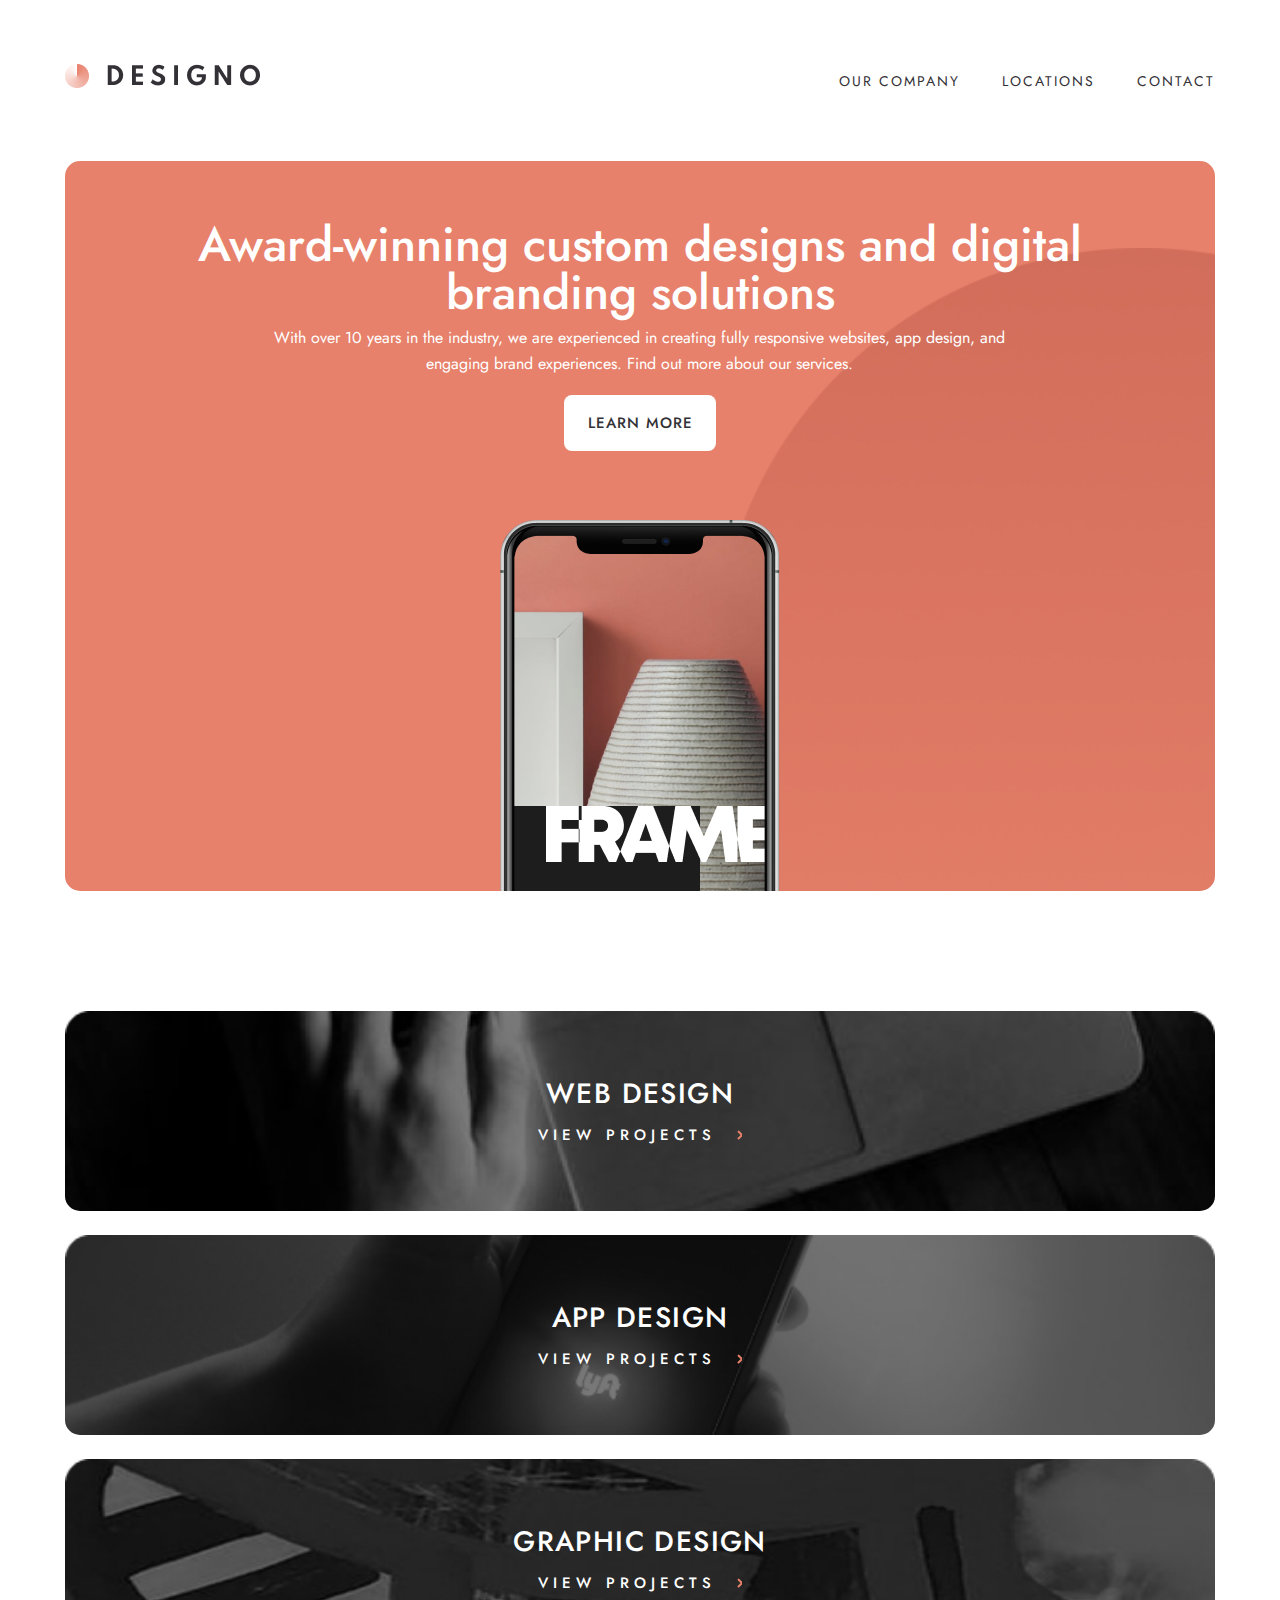
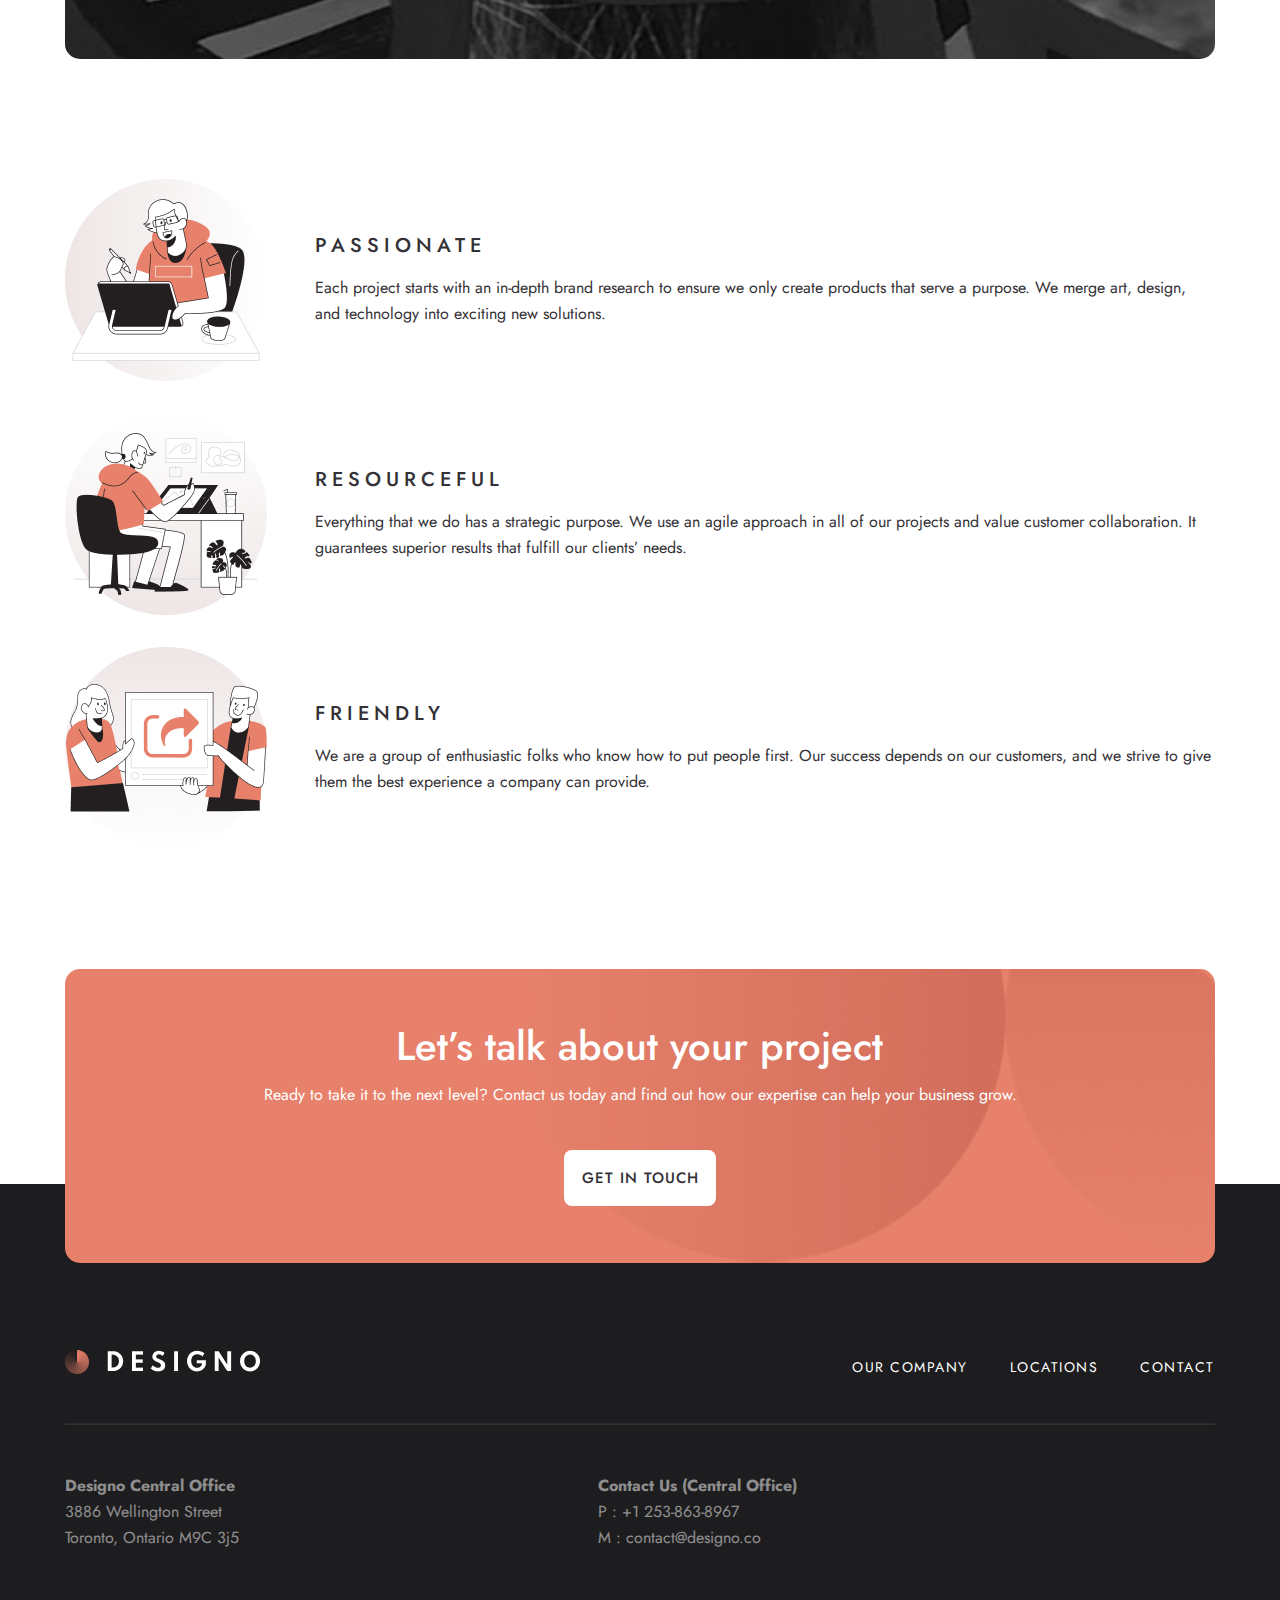
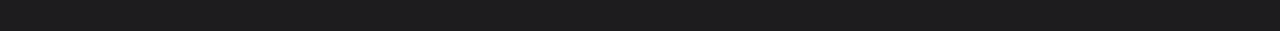
<file: index.html>
<!DOCTYPE html>
<html lang="en">

<head>
  <meta charset="UTF-8">
  <meta name="viewport" content="width=device-width, initial-scale=1.0">
  <link rel="preconnect" href="https://fonts.googleapis.com">
  <link rel="preconnect" href="https://fonts.gstatic.com" crossorigin>
  <link href="https://fonts.googleapis.com/css2?family=Jost:wght@400;500&display=swap" rel="stylesheet">
  <link rel="stylesheet" href="https://cdnjs.cloudflare.com/ajax/libs/font-awesome/6.5.1/css/all.min.css"
    integrity="sha512-DTOQO9RWCH3ppGqcWaEA1BIZOC6xxalwEsw9c2QQeAIftl+Vegovlnee1c9QX4TctnWMn13TZye+giMm8e2LwA=="
    crossorigin="anonymous" referrerpolicy="no-referrer" />
  <link rel="icon" href="../WebPage_Icon/icon.png">
  <link rel="stylesheet" href="style.css">
  <link rel="stylesheet" href="../CSS_Styles/header.css">
  <link rel="stylesheet" href="../CSS_Styles/footer.css">
  <title> Designo </title>
</head>

<body>
  <header>
    <a href="#"> <img src="./Home_Page/Mobile_Images/Designo_Logo/Deisgno.png" alt="Deisgno"> </a>
    <div class="burger_menu">
      <img src="./Home_Page/Mobile_Images/Icons/Hamburger_Menu.png" alt="">
      <a href="../Company_Page/Company_page.html">
        <nav> OUR COMPANY </nav>
      </a>
      <a href="../Location_Page/location_page.html">
        <nav> LOCATIONS </nav>
      </a>
      <a href="../Contact_Page/contact_page.html">
        <nav> CONTACT </nav>
      </a>
    </div>
  </header>

  <main>
    <section class="section1">
      <div class="main_text_cont">
        <h1> Award-winning custom designs and digital branding solutions </h1>
        <p> With over 10 years in the industry, we are experienced in creating fully responsive websites, app design,
          and engaging brand experiences. Find out more about our services. </p>
        <a href="../Company_Page/Company_page.html"> <button class="learn_more"> learn more </button> </a>
      </div>

      <img class="mobile_iphone" src="./Home_Page/Mobile_Images/Assets/Iphone.png" alt="Iphone Image">
      <img class="desktop_iphone" src="./Home_Page/Desktop_Images/Assets/Iphone.png" alt="Iphone Image">
    </section>

    <section class="section2">
      <div class="design_conts web">
        <a href="../Web_Design_Page/web.html">
          <h2> WEB DESIGN </h2>
          <div class="view_projects">
            <p> VIEW PROJECTS </p>
            <img src="./Home_Page/Mobile_Images/Icons/Arrow.png" alt="Right Arrow">
          </div>
        </a>
        <div class="orange_back"></div>
      </div>

      <div class="design_conts app">
        <a href="../App_Design_Page/app_design.html">
          <h2> APP DESIGN </h2>
          <div class="view_projects">
            <p> VIEW PROJECTS </p>
            <img src="./Home_Page/Mobile_Images/Icons/Arrow.png" alt="Right Arrow">
          </div>
        </a>
        <div class="orange_back"></div>
      </div>

      <div class="design_conts graphic">
        <a href="../Graphic_Design_Page/graphic_page.html">
          <h2> GRAPHIC DESIGN </h2>
          <div class="view_projects">
            <p> VIEW PROJECTS </p>
            <img src="./Home_Page/Mobile_Images/Icons/Arrow.png" alt="Right Arrow">
          </div>
        </a>
        <div class="orange_back"></div>
      </div>
    </section>

    <section class="section3">
      <div class="avatars_conts">
        <img src="./Home_Page/Mobile_Images/Assets/First_Avatar.png" alt="Avatar">
        <div class="avatars_conts_text">
          <h3> PASSIONATE </h3>
          <p> Each project starts with an in-depth brand research to ensure we only create products that serve a
            purpose.
            We merge art, design, and technology into exciting new solutions. </p>
        </div>
      </div>

      <div class="avatars_conts">
        <img src="./Home_Page/Mobile_Images/Assets/Second_Avatar.png" alt="Avatar">
        <div class="avatars_conts_text">
          <h3> RESOURCEFUL </h3>
          <p> Everything that we do has a strategic purpose. We use an agile approach in all of our projects and value
            customer collaboration. It guarantees superior results that fulfill our clients’ needs. </p>
        </div>
      </div>

      <div class="avatars_conts">
        <img src="./Home_Page/Mobile_Images/Assets/Third_Avatar.png" alt="Avatar">
        <div class="avatars_conts_text">
          <h3> FRIENDLY </h3>
          <p> We are a group of enthusiastic folks who know how to put people first. Our success depends on our
            customers,
            and we strive to give them the best experience a company can provide.</p>
        </div>
      </div>
    </section>

    <section class="section4">
      <div class="talk_about_cont">
        <h4> Let’s talk about your project </h4>
        <p> Ready to take it to the next level? Contact us today and find out how our expertise can help your business
          grow. </p>
      </div>

      <a href="../Contact_Page/contact_page.html"> <button class="get_in_touch"> get in touch </button> </a>
    </section>
  </main>

  <footer>
    <div class="foot_cont_logo">
      <a href="#"><img src="./Home_Page/Mobile_Images/Designo_Logo/Designo_footer.png"
          alt="Deisgno"></a>
      <hr class="foot_mobile_line">
      <ul class="about_list">
        <a href="../Company_Page/Company_page.html">
          <li> OUR COMPANY </li>
        </a>
        <a href="../Location_Page/location_page.html">
          <li> LOCATIONS </li>
        </a>
        <a href="../Contact_Page/contact_page.html">
          <li> CONTACT </li>
        </a>
      </ul>
    </div>

    <hr class="foot_tab_line">

    <div class="foot_location_cont">
      <ul class="contact_list">
        <li> <b> Designo Central Office </b> </li>
        <li> 3886 Wellington Street </li>
        <li> Toronto, Ontario M9C 3j5 </li>
      </ul>

      <ul class="contact_list">
        <li> <b>Contact Us (Central Office) </b> </li>
        <li> P : +1 253-863-8967 </li>
        <li> M : contact@designo.co </li>
      </ul>

      <div class="social">
        <i class="fa-brands fa-square-facebook fa-2xl icon"></i>
        <i class="fa-brands fa-youtube fa-2xl icon"></i>
        <i class="fa-brands fa-twitter fa-2xl icon"></i>
        <i class="fa-brands fa-pinterest fa-2xl icon"></i>
        <i class="fa-brands fa-instagram fa-2xl icon"></i>
      </div>
    </div>
  </footer>
</body>

</html>
</file>
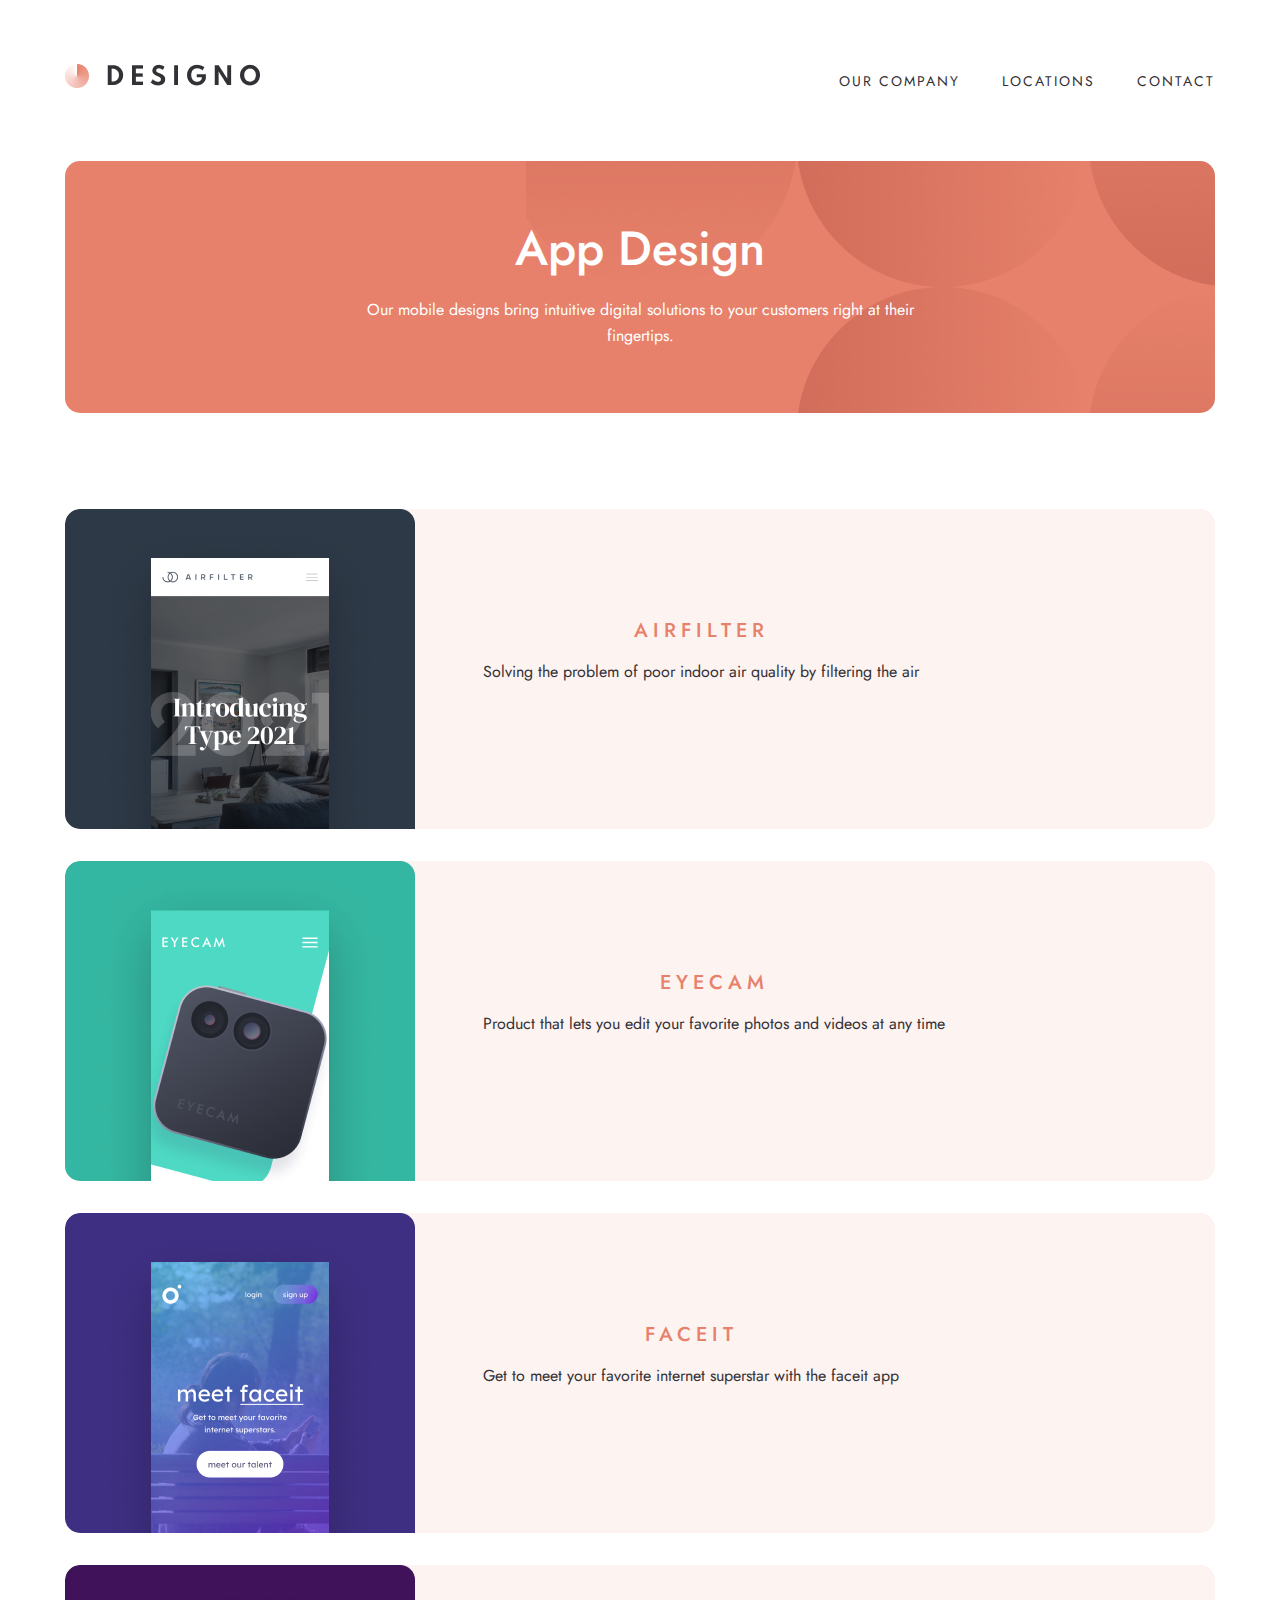
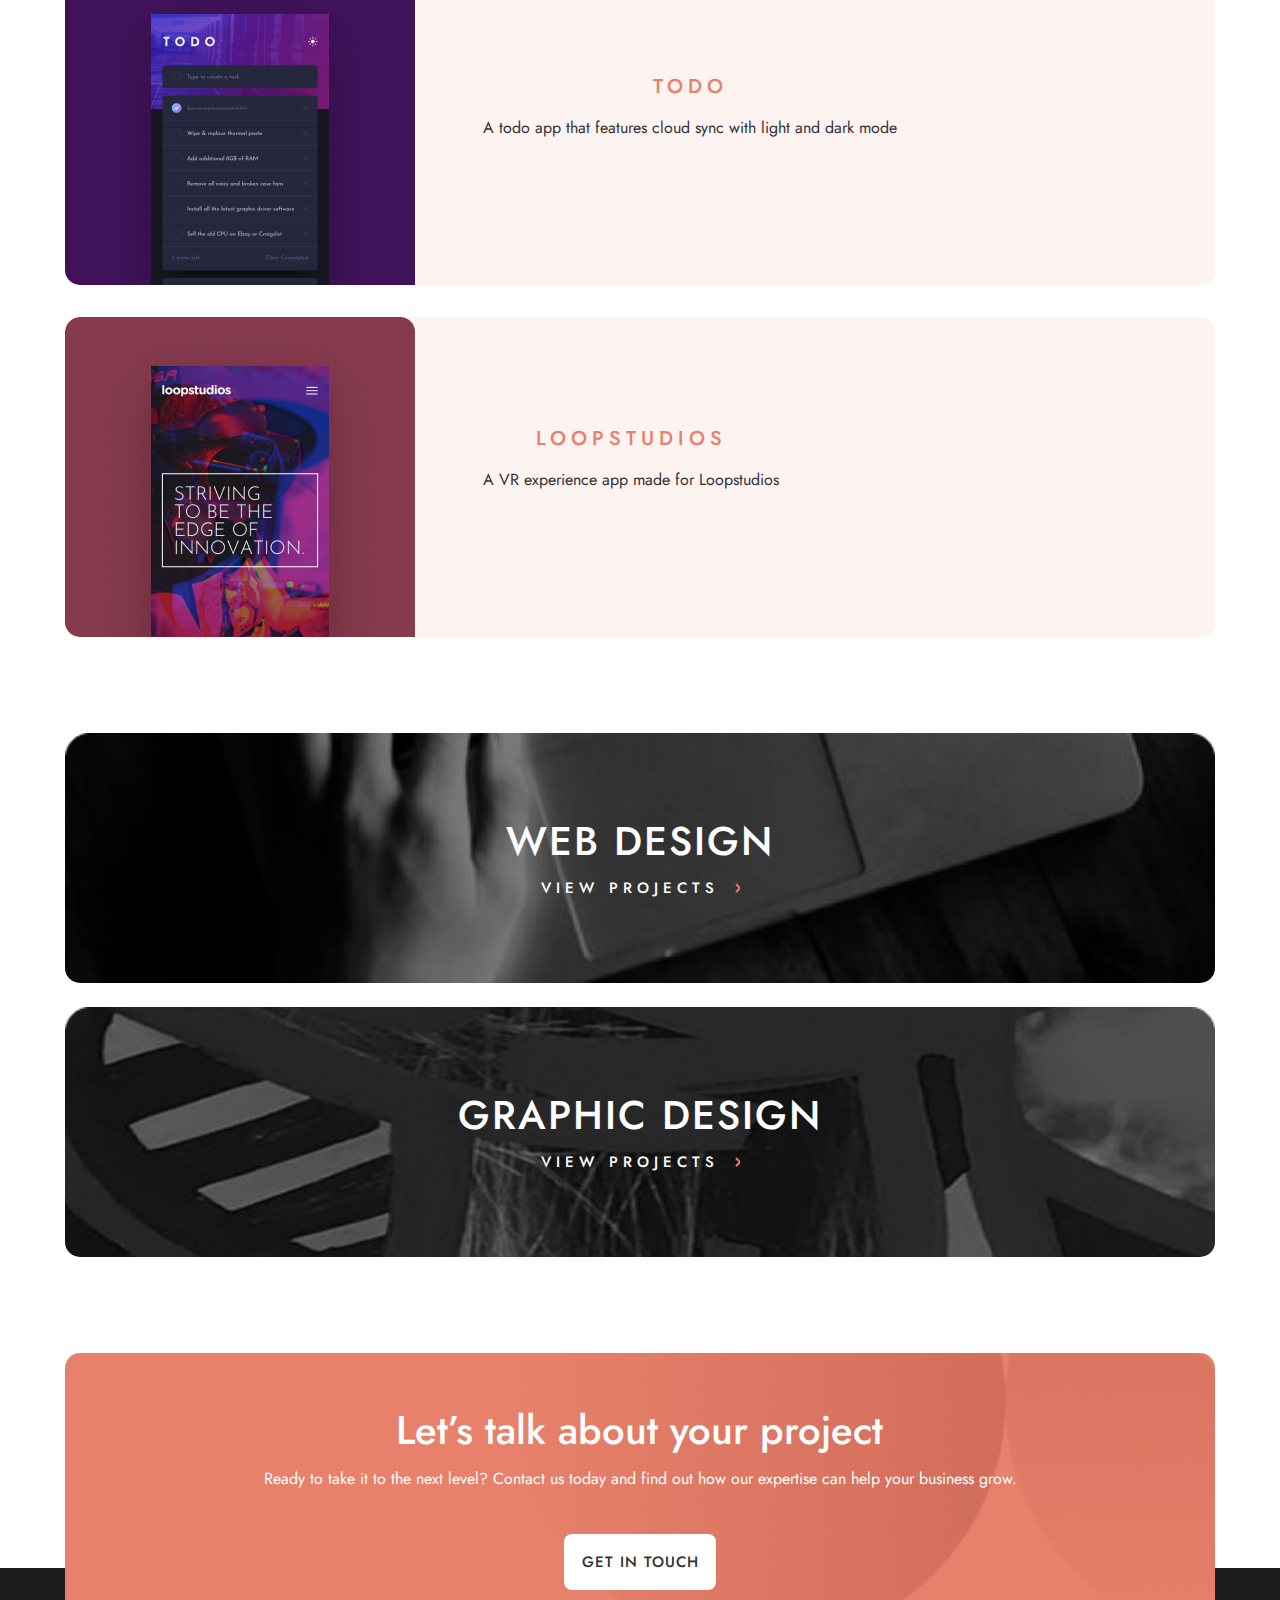
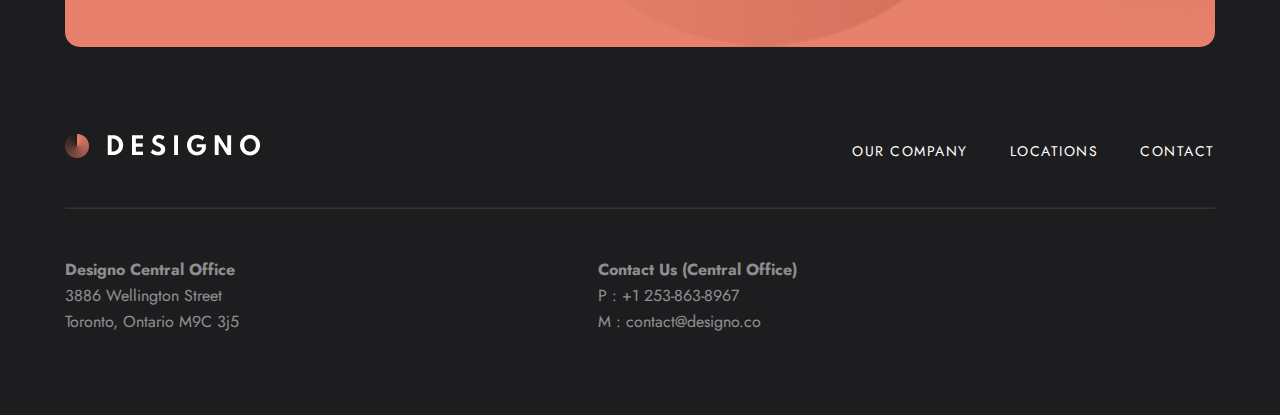
<file: App_Design_Page/index.html>
<!DOCTYPE html>
<html lang="en">

<head>
  <meta charset="UTF-8">
  <meta name="viewport" content="width=device-width, initial-scale=1.0">
  <link rel="preconnect" href="https://fonts.googleapis.com">
  <link rel="preconnect" href="https://fonts.gstatic.com" crossorigin>
  <link href="https://fonts.googleapis.com/css2?family=Jost:wght@400;500&display=swap" rel="stylesheet">
  <link rel="stylesheet" href="https://cdnjs.cloudflare.com/ajax/libs/font-awesome/6.5.1/css/all.min.css"
    integrity="sha512-DTOQO9RWCH3ppGqcWaEA1BIZOC6xxalwEsw9c2QQeAIftl+Vegovlnee1c9QX4TctnWMn13TZye+giMm8e2LwA=="
    crossorigin="anonymous" referrerpolicy="no-referrer" />
  <link rel="icon" href="../WebPage_Icon/icon.png">
  <link rel="stylesheet" href="style.css">
  <link rel="stylesheet" href="../CSS_Styles/header.css">
  <link rel="stylesheet" href="../CSS_Styles/footer.css">
  <title> Designo </title>
</head>

<body>
  <header>
    <a href="../Home_Page/index.html"> <img src="../Home_Page/Mobile_Images/Designo_Logo/Deisgno.png" alt="Deisgno">
    </a>
    <div class="burger_menu">
      <img src="../Home_Page/Mobile_Images/Icons/Hamburger_Menu.png" alt="">
      <a href="../Company_Page/index.html">
        <nav> OUR COMPANY </nav>
      </a>
      <a href="../Location_Page/index.html">
        <nav> LOCATIONS </nav>
      </a>
      <a href="../Contact_Page/index.html">
        <nav> CONTACT </nav>
      </a>
    </div>
  </header>
  <main>
    <section class="section1">
      <h1> App Design </h1>
      <p> Our mobile designs bring intuitive digital solutions
        to your customers right at their fingertips. </p>
    </section>

    <section class="section2">

      <div class="subject_conts">
        <img class="Mobile_Images" src="./Mobile_Images/Assets/Airfilter.png" alt="Example Image">
        <img class="Tablet_Images" src="./Tablet_Iamges/Assets/Airfilter.png" alt="Example Image">
        <div class="subject_conts_text">
          <h2> airfilter </h2>
          <p> Solving the problem of poor indoor air quality by filtering the air </p>
        </div>
      </div>

      <div class="subject_conts">
        <img class="Mobile_Images" src="./Mobile_Images/Assets/Eyecam.png" alt="Example Image">
        <img class="Tablet_Images" src="./Tablet_Iamges/Assets/Eyecam.png" alt="Example Image">
        <div class="subject_conts_text">
          <h2> eyecam </h2>
          <p> Product that lets you edit your favorite photos and videos at any time </p>
        </div>
      </div>

      <div class="subject_conts">
        <img class="Mobile_Images" src="./Mobile_Images/Assets/Faceit.png" alt="Example Image">
        <img class="Tablet_Images" src="./Tablet_Iamges/Assets/Faceit.png" alt="Example Image">
        <div class="subject_conts_text">
          <h2> faceit </h2>
          <p> Get to meet your favorite internet superstar with the faceit app </p>
        </div>
      </div>

      <div class="subject_conts">
        <img class="Mobile_Images" src="./Mobile_Images/Assets/Todo.png" alt="Example Image">
        <img class="Tablet_Images" src="./Tablet_Iamges/Assets/Todo.png" alt="Example Image">
        <div class="subject_conts_text">
          <h2> todo </h2>
          <p> A todo app that features cloud sync with light and dark mode </p>
        </div>
      </div>

      <div class="subject_conts">
        <img class="Mobile_Images" src="./Mobile_Images/Assets/Loopstudio.png" alt="Example Image">
        <img class="Tablet_Images" src="./Tablet_Iamges/Assets/Loopstudio.png" alt="Example Image">
        <div class="subject_conts_text">
          <h2> loopstudios </h2>
          <p> A VR experience app made for Loopstudios </p>
        </div>
      </div>
    </section>

    <section class="section3">
      <div class="design_conts web">
        <a href="../Web_Design_Page/index.html">
          <h2> WEB DESIGN </h2>
          <div class="view_projects">
            <p> VIEW PROJECTS </p>
            <img src="../Home_Page/Mobile_Images/Icons/Arrow.png" alt="Right Arrow">
          </div>
        </a>
        <div class="orange_back"></div>
      </div>

      <div class="design_conts graphic">
        <a href="../Graphic_Design_Page/Index.html">
          <h2> GRAPHIC DESIGN </h2>
          <div class="view_projects">
            <p> VIEW PROJECTS </p>
            <img src="../Home_Page/Mobile_Images/Icons/Arrow.png" alt="Right Arrow">
          </div>
        </a>
        <div class="orange_back"></div>
      </div>
    </section>

    <section class="section4">
      <div class="talk_about_cont">
        <h4> Let’s talk about your project </h4>
        <p> Ready to take it to the next level? Contact us today and find out how our expertise can help your business
          grow. </p>
      </div>

      <a href=""> <button class="get_in_touch"> get in touch </button> </a>
    </section>
  </main>

  <footer>
    <div class="foot_cont_logo">
      <a href="../Home_Page/index.html"><img src="../Home_Page/Mobile_Images/Designo_Logo/Designo_footer.png"
          alt="Deisgno"></a>
      <hr class="foot_mobile_line">
      <ul class="about_list">
        <a href="../Company_Page/index.html">
          <li> OUR COMPANY </li>
        </a>
        <a href="../Location_Page/index.html">
          <li> LOCATIONS </li>
        </a>
        <a href="../Contact_Page/index.html">
          <li> CONTACT </li>
        </a>
      </ul>
    </div>

    <hr class="foot_tab_line">

    <div class="foot_location_cont">
      <ul class="contact_list">
        <li> <b> Designo Central Office </b> </li>
        <li> 3886 Wellington Street </li>
        <li> Toronto, Ontario M9C 3j5 </li>
      </ul>

      <ul class="contact_list">
        <li> <b>Contact Us (Central Office) </b> </li>
        <li> P : +1 253-863-8967 </li>
        <li> M : contact@designo.co </li>
      </ul>

      <div class="social">
        <i class="fa-brands fa-square-facebook fa-2xl icon"></i>
        <i class="fa-brands fa-youtube fa-2xl icon"></i>
        <i class="fa-brands fa-twitter fa-2xl icon"></i>
        <i class="fa-brands fa-pinterest fa-2xl icon"></i>
        <i class="fa-brands fa-instagram fa-2xl icon"></i>
      </div>
    </div>
  </footer>
</body>

</html>
</file>
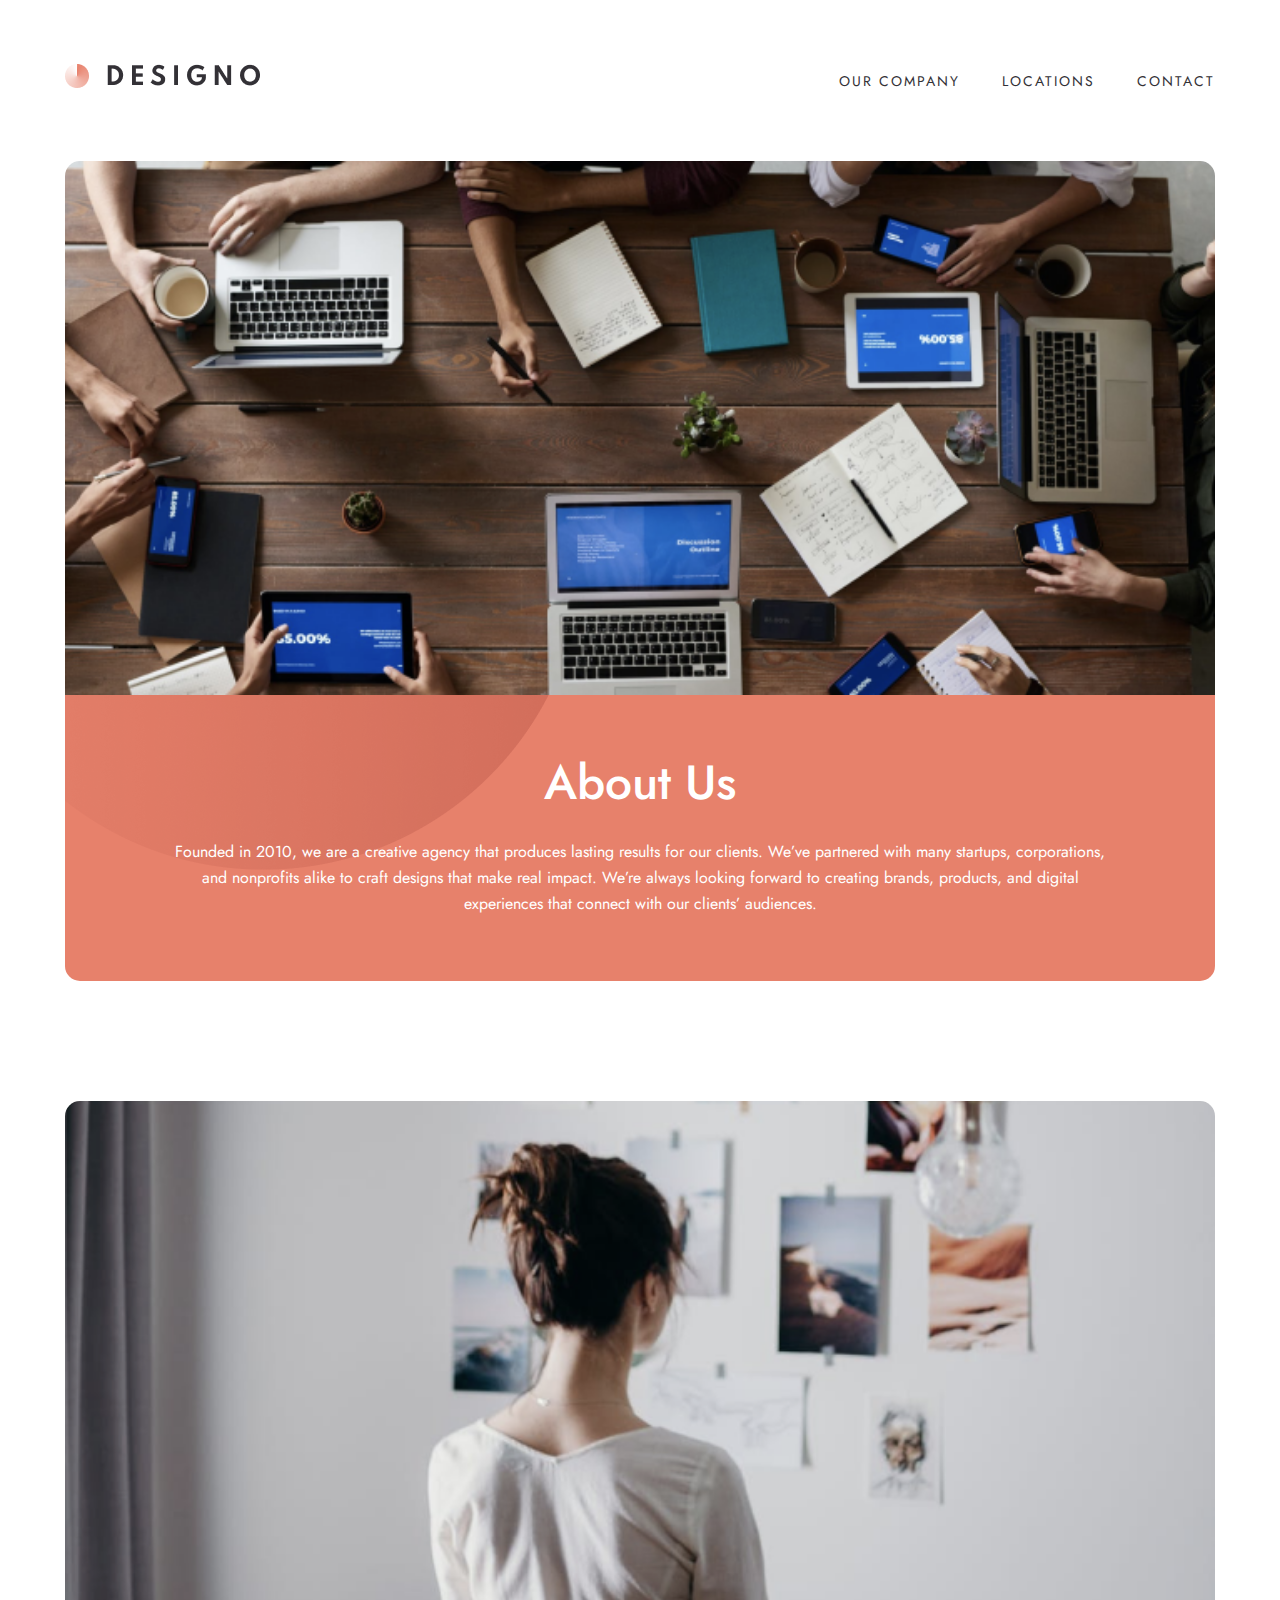
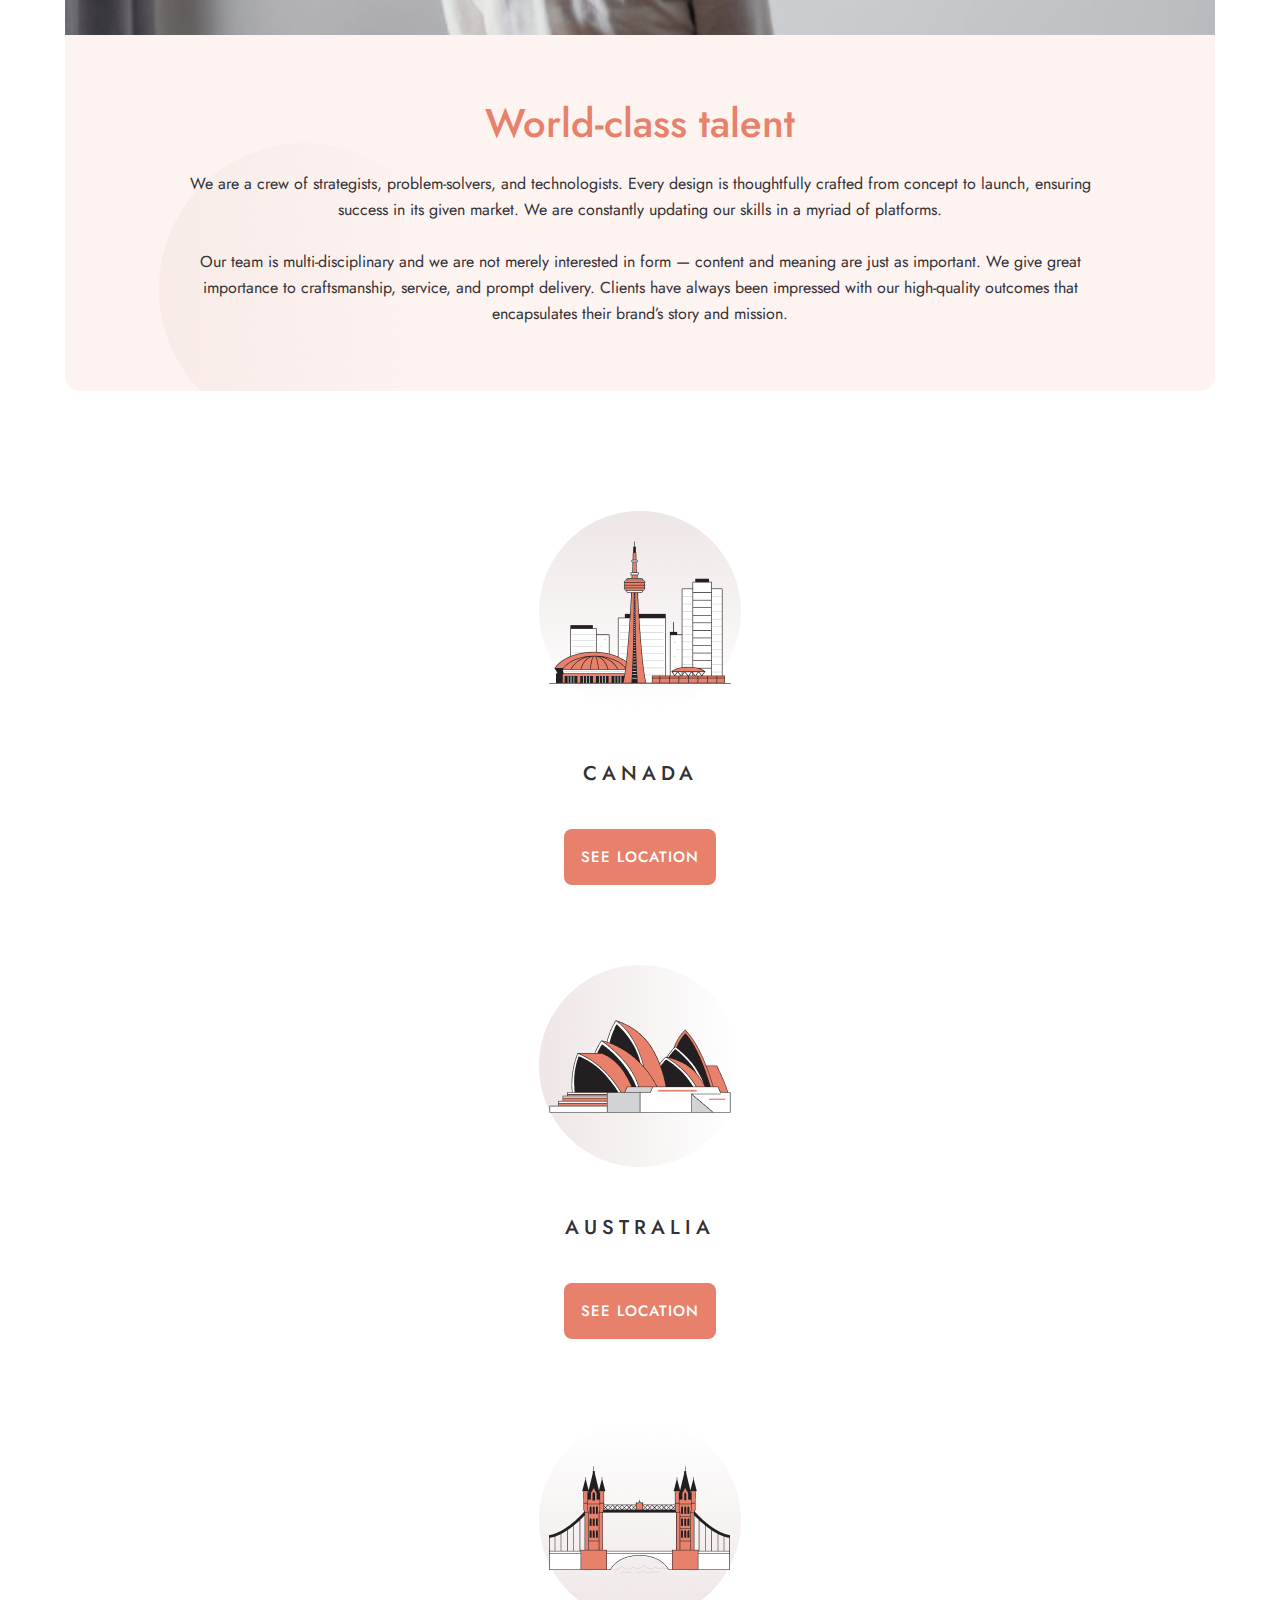
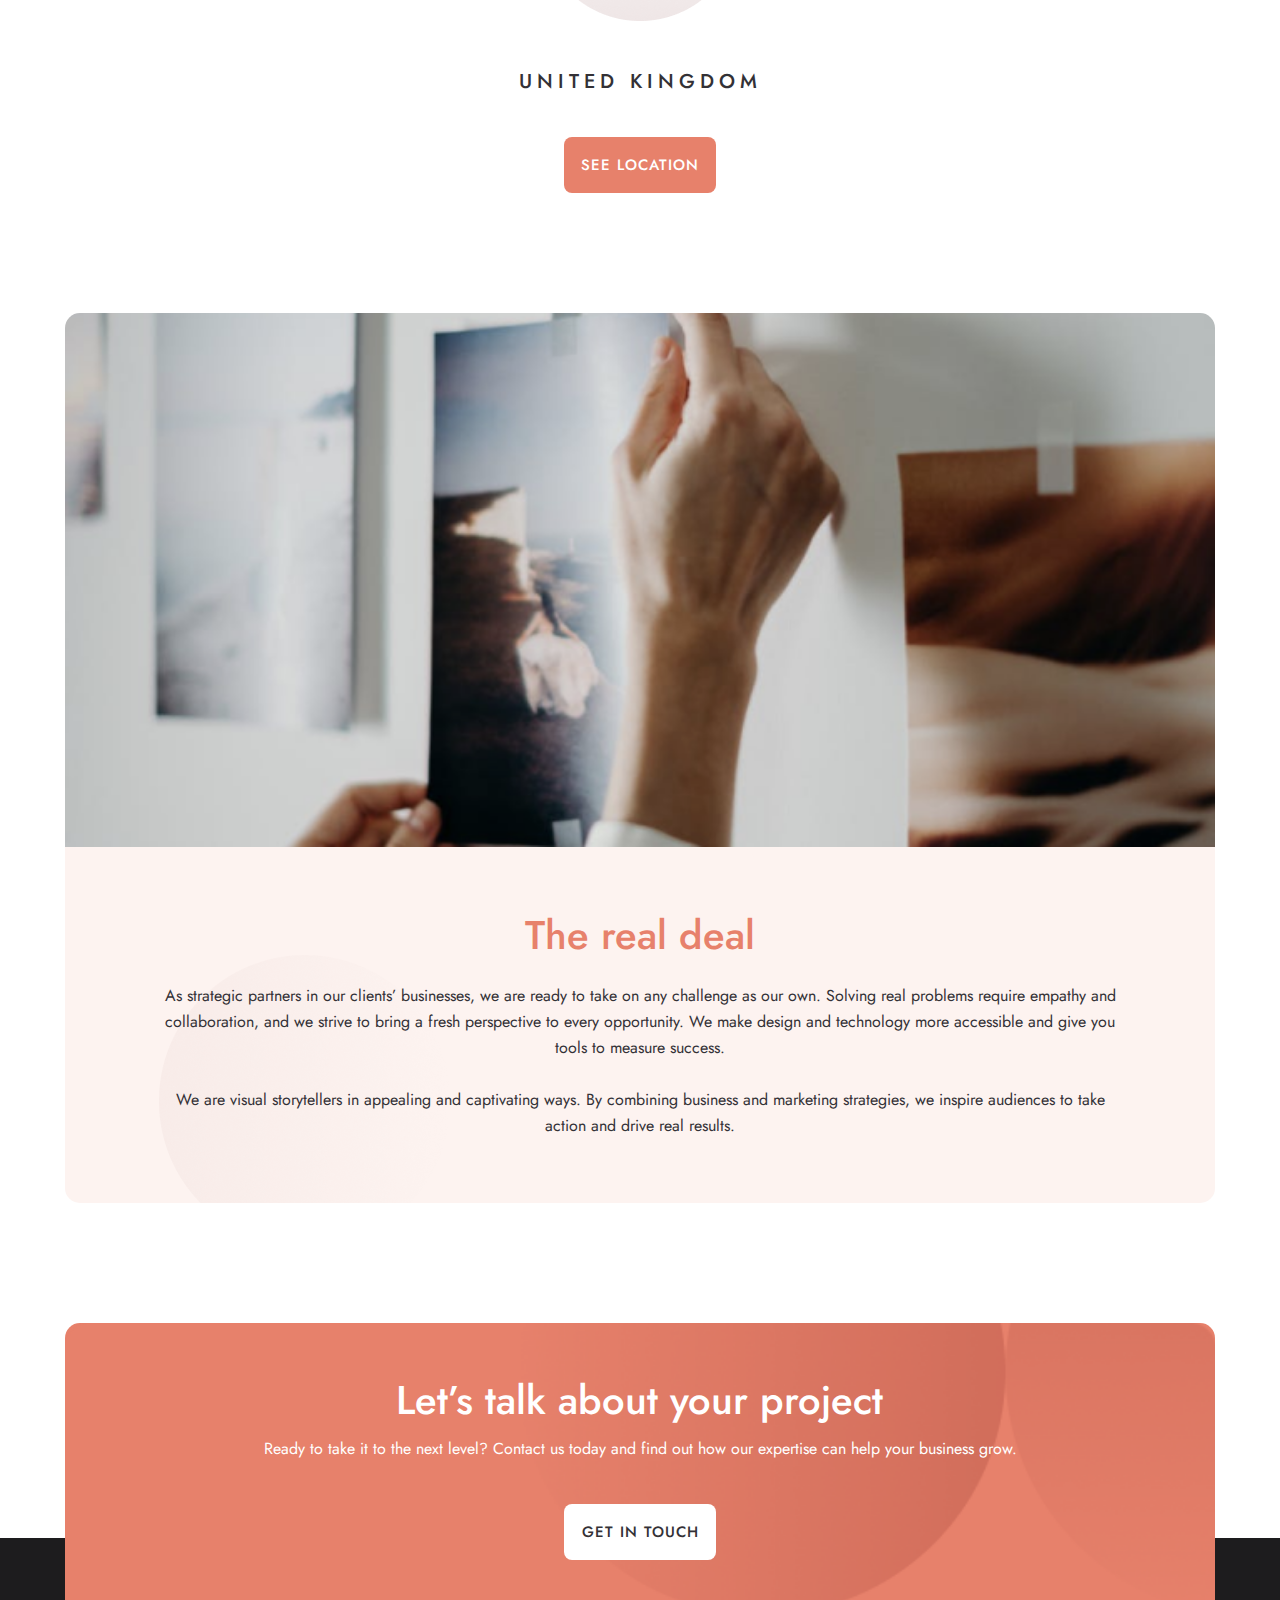
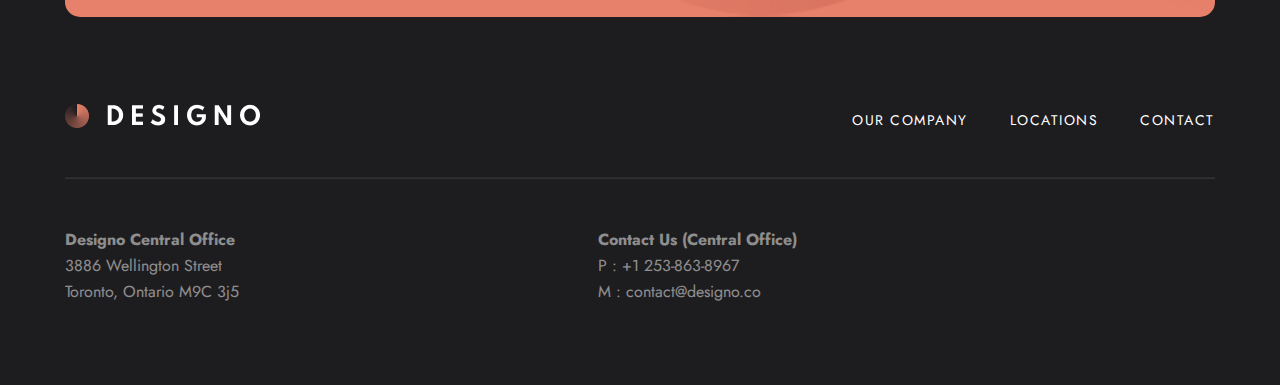
<file: Company_Page/index.html>
<!DOCTYPE html>
<html lang="en">

<head>
  <meta charset="UTF-8">
  <meta name="viewport" content="width=device-width, initial-scale=1.0">
  <link rel="preconnect" href="https://fonts.googleapis.com">
  <link rel="preconnect" href="https://fonts.gstatic.com" crossorigin>
  <link href="https://fonts.googleapis.com/css2?family=Jost:wght@400;500&display=swap" rel="stylesheet">
  <link rel="stylesheet" href="https://cdnjs.cloudflare.com/ajax/libs/font-awesome/6.5.1/css/all.min.css"
    integrity="sha512-DTOQO9RWCH3ppGqcWaEA1BIZOC6xxalwEsw9c2QQeAIftl+Vegovlnee1c9QX4TctnWMn13TZye+giMm8e2LwA=="
    crossorigin="anonymous" referrerpolicy="no-referrer" />
  <link rel="icon" href="../WebPage_Icon/icon.png">
  <link rel="stylesheet" href="style.css">
  <link rel="stylesheet" href="../CSS_Styles/header.css">
  <link rel="stylesheet" href="../CSS_Styles/footer.css">
  <title> Designo </title>
</head>

<body>
  <header>
    <a href="../Home_Page/index.html"> <img src="../Home_Page/Mobile_Images/Designo_Logo/Deisgno.png" alt="Deisgno">
    </a>
    <div class="burger_menu">
      <img src="../Home_Page/Mobile_Images/Icons/Hamburger_Menu.png" alt="">
      <a href="../Company_Page/index.html">
        <nav> OUR COMPANY </nav>
      </a>
      <a href="../Location_Page/index.html">
        <nav> LOCATIONS </nav>
      </a>
      <a href="../Contact_Page/index.html">
        <nav> CONTACT </nav>
      </a>
    </div>
  </header>

  <main>
    <section class="section1">
      <img class="mobile_image" src="./Mobile_Images/Assets/Work_Desk.png" alt="Image">
      <img class="tablet_image" src="./Tablet_Images/Assets/Work_Desk.png" alt="Image">
      <img class="desktop_image" src="./Desktop_Images/Assets/Work_Desk.png" alt="Image">
      <div class="text_cont about_cont">
        <h1> About Us </h1>
        <p> Founded in 2010, we are a creative agency that produces lasting results for our clients. We’ve partnered
          with many startups, corporations, and nonprofits alike to craft designs that make real impact. We’re always
          looking forward to creating brands, products, and digital experiences that connect with our clients’
          audiences. </p>
      </div>
    </section>

    <section class="section2">
      <img class="mobile_image" src="./Mobile_Images/Assets/Avatar.png" alt="Woman Image">
      <img class="tablet_image" src="./Tablet_Images/Assets/Avatar.png" alt="Woman Image">
      <img class="desktop_image" src="./Desktop_Images/Assets/Avatar.png" alt="Woman Image">
      <div class="text_cont world_class">
        <h2> World-class talent </h2>
        <p> We are a crew of strategists, problem-solvers, and technologists. Every design is thoughtfully crafted from
          concept to launch, ensuring success in its given market. We are constantly updating our skills in a myriad of
          platforms. <br> <br>
          Our team is multi-disciplinary and we are not merely interested in form — content and meaning are just as
          important. We give great importance to craftsmanship, service, and prompt delivery. Clients have always been
          impressed with our high-quality outcomes that encapsulates their brand’s story and mission. </p>
      </div>
    </section>

    <section class="section3">
      <div class="location_conts">
        <img src="./Mobile_Images/Location_Icons/Canada.png" alt="Icon">
        <h3> CANADA </h3>
        <a href="../Location_Page/index.html"> <button class="see_loc"> SEE LOCATION </button></a>
      </div>

      <div class="location_conts">
        <img src="./Mobile_Images/Location_Icons/Australia.png" alt="Icon">
        <h3> AUSTRALIA </h3>
        <a href="../Location_Page/index.html"> <button class="see_loc"> SEE LOCATION </button></a>
      </div>

      <div class="location_conts">
        <img src="./Mobile_Images/Location_Icons/UK.png" alt="Icon">
        <h3> UNITED KINGDOM </h3>
        <a href="../Location_Page/index.html"> <button class="see_loc"> SEE LOCATION </button></a>
      </div>
    </section>

    <section class="section4-1">
      <img class="mobile_image" src="./Mobile_Images/Assets/Wall.jpg" alt="Image">
      <img class="tablet_image" src="./Tablet_Images/Assets/Wall.png" alt="Image">
      <img class="desktop_image" src="./Desktop_Images/Assets/Wall.png" alt="Image">
      <div class="text_cont real_deal">
        <h2> The real deal </h2>
        <p> As strategic partners in our clients’ businesses, we are ready to take on any challenge as our own.
          Solving real problems require empathy and collaboration, and we strive to bring a fresh perspective to every
          opportunity. We make design and technology more accessible and give you tools to measure success. <br> <br>
          We are visual storytellers in appealing and captivating ways. By combining business and marketing strategies,
          we inspire audiences to take action and drive real results.</p>
      </div>
    </section>

    <section class="section4">
      <div class="talk_about_cont">
        <h4> Let’s talk about your project </h4>
        <p> Ready to take it to the next level? Contact us today and find out how our expertise can help your business
          grow. </p>
      </div>

      <a href="../Contact_Page/index.html"> <button class="get_in_touch"> get in touch </button> </a>
    </section>
  </main>

  <footer>
    <div class="foot_cont_logo">
      <a href="../Home_Page/index.html"><img src="../Home_Page/Mobile_Images/Designo_Logo/Designo_footer.png"
          alt="Deisgno"></a>
      <hr class="foot_mobile_line">
      <ul class="about_list">
        <a href="./index.html">
          <li> OUR COMPANY </li>
        </a>
        <a href="../Location_Page/index.html">
          <li> LOCATIONS </li>
        </a>
        <a href="../Contact_Page/index.html">
          <li> CONTACT </li>
        </a>
      </ul>
    </div>

    <hr class="foot_tab_line">

    <div class="foot_location_cont">
      <ul class="contact_list">
        <li> <b> Designo Central Office </b> </li>
        <li> 3886 Wellington Street </li>
        <li> Toronto, Ontario M9C 3j5 </li>
      </ul>

      <ul class="contact_list">
        <li> <b>Contact Us (Central Office) </b> </li>
        <li> P : +1 253-863-8967 </li>
        <li> M : contact@designo.co </li>
      </ul>

      <div class="social">
        <i class="fa-brands fa-square-facebook fa-2xl icon"></i>
        <i class="fa-brands fa-youtube fa-2xl icon"></i>
        <i class="fa-brands fa-twitter fa-2xl icon"></i>
        <i class="fa-brands fa-pinterest fa-2xl icon"></i>
        <i class="fa-brands fa-instagram fa-2xl icon"></i>
      </div>
    </div>
  </footer>
</body>

</html>
</file>
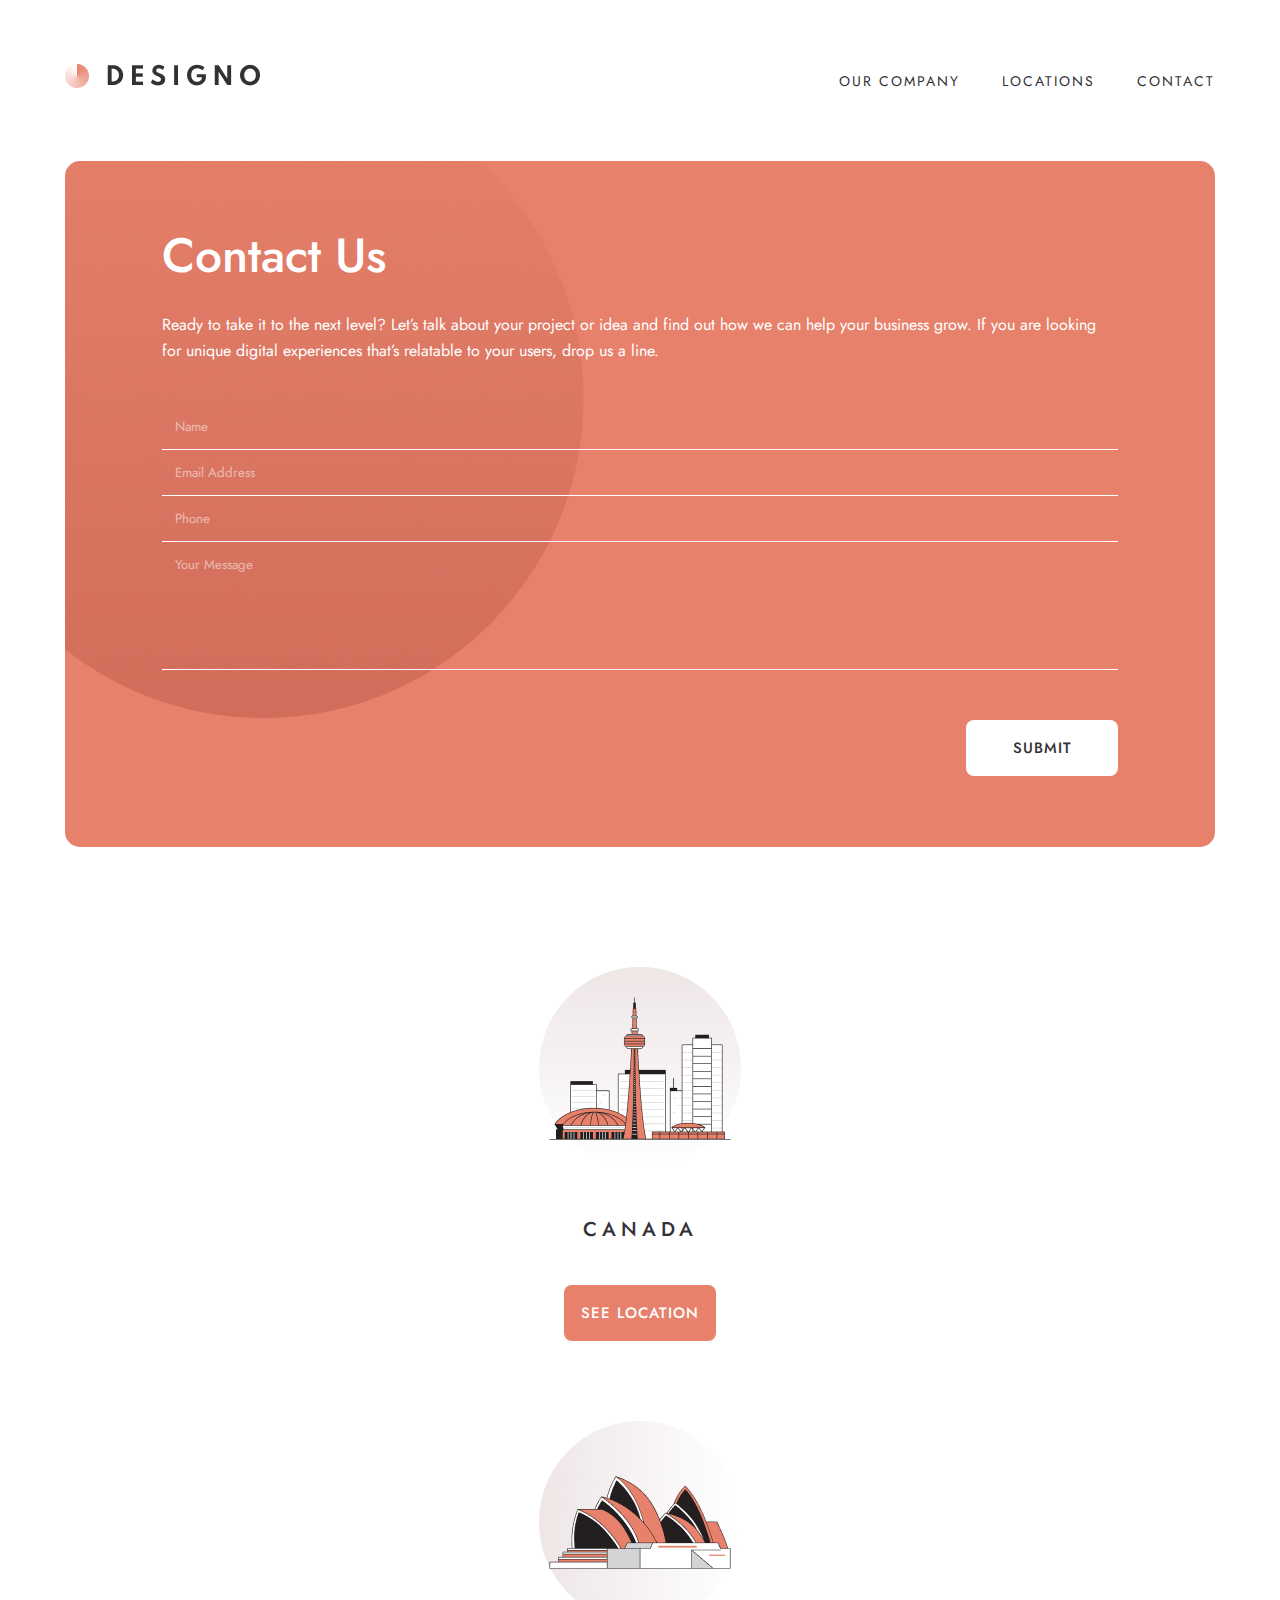
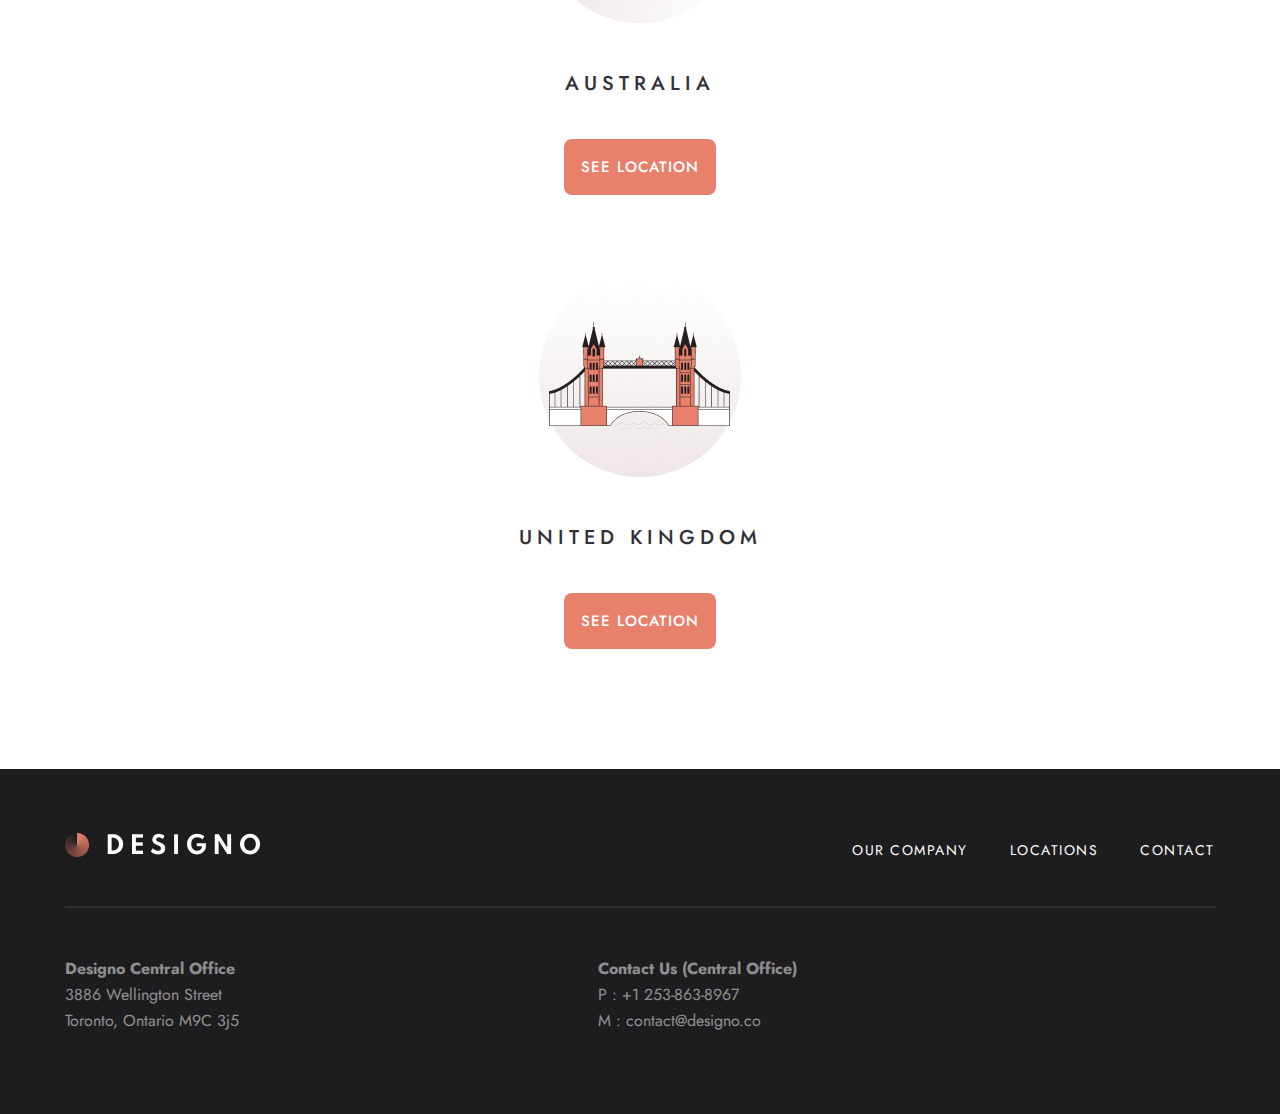
<file: Contact_Page/index.html>
<!DOCTYPE html>
<html lang="en">

<head>
  <meta charset="UTF-8">
  <meta name="viewport" content="width=device-width, initial-scale=1.0">
  <link rel="preconnect" href="https://fonts.googleapis.com">
  <link rel="preconnect" href="https://fonts.gstatic.com" crossorigin>
  <link href="https://fonts.googleapis.com/css2?family=Jost:wght@400;500&display=swap" rel="stylesheet">
  <link rel="stylesheet" href="https://cdnjs.cloudflare.com/ajax/libs/font-awesome/6.5.1/css/all.min.css"
    integrity="sha512-DTOQO9RWCH3ppGqcWaEA1BIZOC6xxalwEsw9c2QQeAIftl+Vegovlnee1c9QX4TctnWMn13TZye+giMm8e2LwA=="
    crossorigin="anonymous" referrerpolicy="no-referrer" />
  <link rel="icon" href="../WebPage_Icon/icon.png">
  <link rel="stylesheet" href="style.css">
  <link rel="stylesheet" href="../CSS_Styles/header.css">
  <link rel="stylesheet" href="../CSS_Styles/footer.css">
  <title> Designo </title>
</head>

<body>
  <header>
    <a href="../Home_Page/index.html"> <img src="../Home_Page/Mobile_Images/Designo_Logo/Deisgno.png" alt="Deisgno">
    </a>
    <div class="burger_menu">
      <img src="../Home_Page/Mobile_Images/Icons/Hamburger_Menu.png" alt="">
      <a href="../Company_Page/index.html">
        <nav> OUR COMPANY </nav>
      </a>
      <a href="../Location_Page/index.html">
        <nav> LOCATIONS </nav>
      </a>
      <a href="../Contact_Page/index.html">
        <nav> CONTACT </nav>
      </a>
    </div>
  </header>

  <main>
    <section class="section1">
      <div class="text_cont">
        <h1> Contact Us </h1>
        <p> Ready to take it to the next level? Let’s talk about your project or idea and find out how we can help your
          business grow. If you are looking for unique digital experiences that’s relatable to your users, drop us a
          line. </p>
      </div>
      <div class="input_cont">
        <form name="form">
          <input type="text" placeholder="Name">
          <input type="email" placeholder="Email Address">
          <input type="number" placeholder="Phone">
          <textarea class="scroll" name="Text1" placeholder="Your Message"></textarea>
        </form>
        <button class="submit_button"> SUBMIT </button>
      </div>
    </section>

    <section class="section2">
      <div class="location_conts">
        <img src="../Company_Page/Mobile_Images/Location_Icons/Canada.png" alt="Icon">
        <h3> CANADA </h3>
        <a href="../Location_Page/index.html"> <button class="see_loc"> SEE LOCATION </button></a>
      </div>

      <div class="location_conts">
        <img src="../Company_Page/Mobile_Images/Location_Icons/Australia.png" alt="Icon">
        <h3> AUSTRALIA </h3>
        <a href="../Location_Page/index.html"> <button class="see_loc"> SEE LOCATION </button></a>
      </div>

      <div class="location_conts">
        <img src="../Company_Page/Mobile_Images/Location_Icons/UK.png" alt="Icon">
        <h3> UNITED KINGDOM </h3>
        <a href="../Location_Page/index.html"> <button class="see_loc"> SEE LOCATION </button></a>
      </div>
    </section>
  </main>


  <footer>
    <div class="foot_cont_logo">
      <a href="../Home_Page/index.html"><img src="../Home_Page/Mobile_Images/Designo_Logo/Designo_footer.png"
          alt="Deisgno"></a>
      <hr class="foot_mobile_line">
      <ul class="about_list">
        <a href="../Company_Page/index.html">
          <li> OUR COMPANY </li>
        </a>
        <a href="../Location_Page/index.html">
          <li> LOCATIONS </li>
        </a>
        <a href="../Contact_Page/index.html">
          <li> CONTACT </li>
        </a>
      </ul>
    </div>

    <hr class="foot_tab_line">

    <div class="foot_location_cont">
      <ul class="contact_list">
        <li> <b> Designo Central Office </b> </li>
        <li> 3886 Wellington Street </li>
        <li> Toronto, Ontario M9C 3j5 </li>
      </ul>

      <ul class="contact_list">
        <li> <b>Contact Us (Central Office) </b> </li>
        <li> P : +1 253-863-8967 </li>
        <li> M : contact@designo.co </li>
      </ul>

      <div class="social">
        <i class="fa-brands fa-square-facebook fa-2xl icon"></i>
        <i class="fa-brands fa-youtube fa-2xl icon"></i>
        <i class="fa-brands fa-twitter fa-2xl icon"></i>
        <i class="fa-brands fa-pinterest fa-2xl icon"></i>
        <i class="fa-brands fa-instagram fa-2xl icon"></i>
      </div>
    </div>
  </footer>
</body>

</html>
</file>
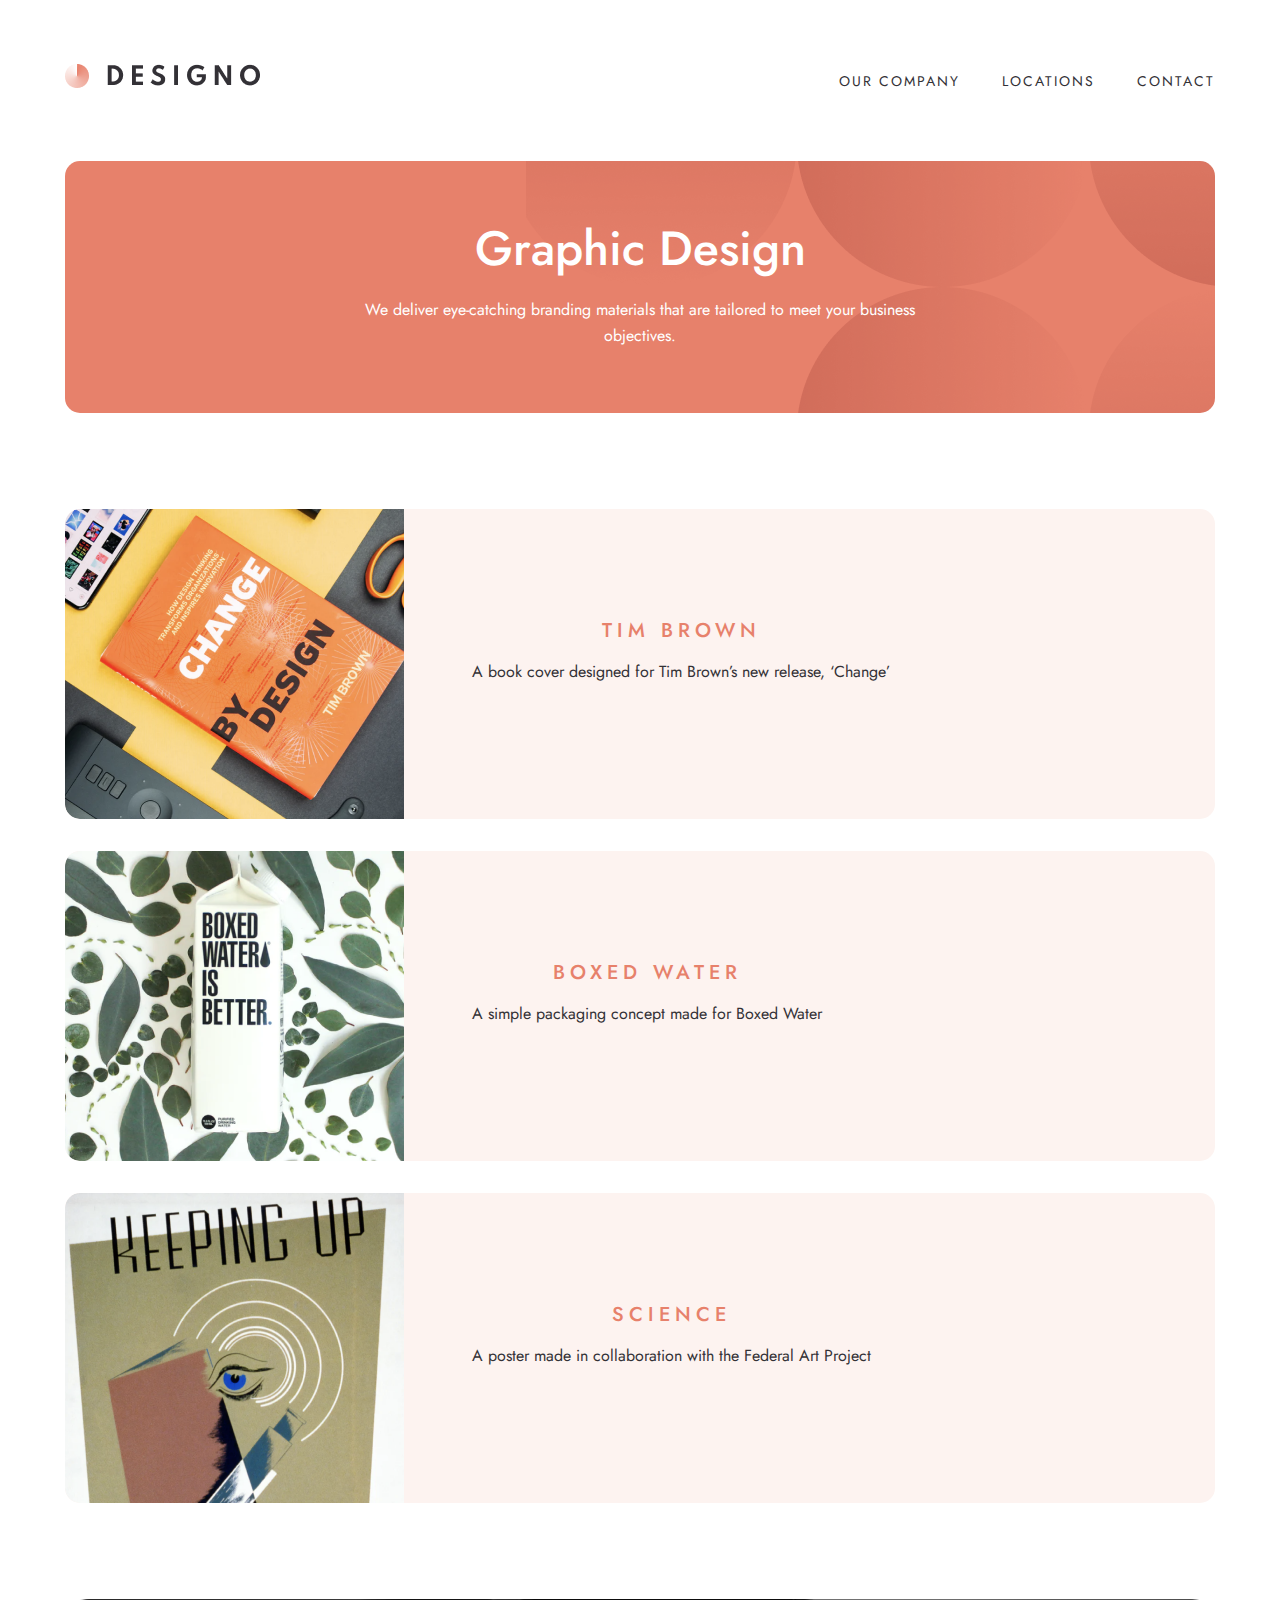
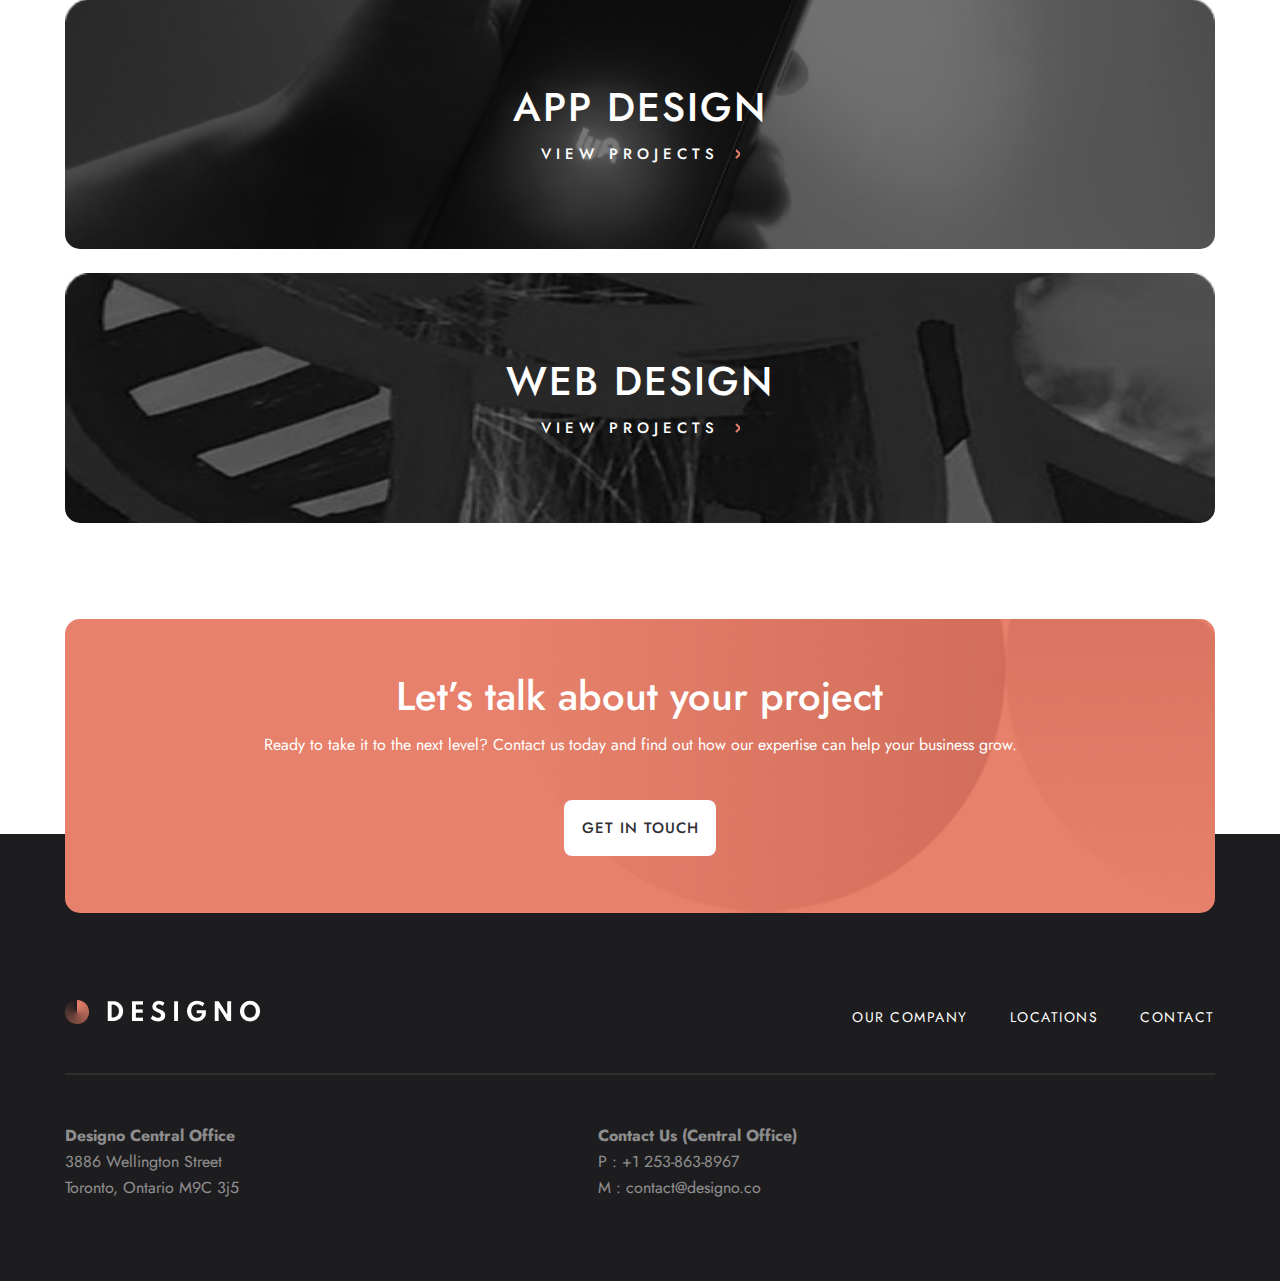
<file: Graphic_Design_Page/Index.html>
<!DOCTYPE html>
<html lang="en">

<head>
  <meta charset="UTF-8">
  <meta name="viewport" content="width=device-width, initial-scale=1.0">
  <link rel="preconnect" href="https://fonts.googleapis.com">
  <link rel="preconnect" href="https://fonts.gstatic.com" crossorigin>
  <link href="https://fonts.googleapis.com/css2?family=Jost:wght@400;500&display=swap" rel="stylesheet">
  <link rel="stylesheet" href="https://cdnjs.cloudflare.com/ajax/libs/font-awesome/6.5.1/css/all.min.css"
    integrity="sha512-DTOQO9RWCH3ppGqcWaEA1BIZOC6xxalwEsw9c2QQeAIftl+Vegovlnee1c9QX4TctnWMn13TZye+giMm8e2LwA=="
    crossorigin="anonymous" referrerpolicy="no-referrer" />
  <link rel="icon" href="../WebPage_Icon/icon.png">
  <link rel="stylesheet" href="style.css">
  <link rel="stylesheet" href="../CSS_Styles/header.css">
  <link rel="stylesheet" href="../CSS_Styles/footer.css">
  <title> Designo </title>
</head>

<body>
  <header>
    <a href="../Home_Page/index.html"> <img src="../Home_Page/Mobile_Images/Designo_Logo/Deisgno.png" alt="Deisgno">
    </a>
    <div class="burger_menu">
      <img src="../Home_Page/Mobile_Images/Icons/Hamburger_Menu.png" alt="">
      <a href="../Company_Page/index.html">
        <nav> OUR COMPANY </nav>
      </a>
      <a href="../Location_Page/index.html">
        <nav> LOCATIONS </nav>
      </a>
      <a href="../Contact_Page/index.html">
        <nav> CONTACT </nav>
      </a>
    </div>
  </header>
  <main>
    <section class="section1">
      <h1> Graphic Design </h1>
      <p> We deliver eye-catching branding materials that are
        tailored to meet your business objectives. </p>
    </section>

    <section class="section2">
      <div class="subject_conts">
        <img class="Mobile_Images" src="./Mobile_Images/Assets/Tim_Brown.png" alt="Example Image">
        <img class="Tablet_Images" src="./Tablet_Images/Assets/Tim_Brown.png" alt="Example Image">
        <div class="subject_conts_text">
          <h2> tim brown </h2>
          <p> A book cover designed for Tim Brown’s new release, ‘Change’ </p>
        </div>
      </div>

      <div class="subject_conts">
        <img class="Mobile_Images" src="./Mobile_Images/Assets/Boxed_Water.png" alt="Example Image">
        <img class="Tablet_Images" src="./Tablet_Images/Assets/Boxed_Water.png" alt="Example Image">
        <div class="subject_conts_text">
          <h2> boxed water </h2>
          <p> A simple packaging concept made for Boxed Water </p>
        </div>
      </div>

      <div class="subject_conts">
        <img class="Mobile_Images" src="./Mobile_Images/Assets/Science.png" alt="Example Image">
        <img class="Tablet_Images" src="./Tablet_Images/Assets/Science.png" alt="Example Image">
        <div class="subject_conts_text">
          <h2> science </h2>
          <p> A poster made in collaboration with
            the Federal Art Project </p>
        </div>
      </div>
    </section>

    <section class="section3">
      <div class="design_conts app">
        <a href="../App_Design_Page/index.html">
          <h2> APP DESIGN </h2>
          <div class="view_projects">
            <p> VIEW PROJECTS </p>
            <img src="../Home_Page/Mobile_Images/Icons/Arrow.png" alt="Right Arrow">
          </div>
        </a>
        <div class="orange_back"></div>
      </div>

      <div class="design_conts web">
        <a href="../Web_Design_Page/index.html">
          <h2> WEB DESIGN </h2>
          <div class="view_projects">
            <p> VIEW PROJECTS </p>
            <img src="../Home_Page/Mobile_Images/Icons/Arrow.png" alt="Right Arrow">
          </div>
        </a>
        <div class="orange_back"></div>
      </div>
    </section>

    <section class="section4">
      <div class="talk_about_cont">
        <h4> Let’s talk about your project </h4>
        <p> Ready to take it to the next level? Contact us today and find out how our expertise can help your business
          grow. </p>
      </div>

      <a href="../Contact_Page/index.html"> <button class="get_in_touch"> get in touch </button> </a>
    </section>
  </main>

  <footer>
    <div class="foot_cont_logo">
      <a href="../Home_Page/index.html"><img src="../Home_Page/Mobile_Images/Designo_Logo/Designo_footer.png"
          alt="Deisgno"></a>
      <hr class="foot_mobile_line">
      <ul class="about_list">
        <a href="../Company_Page/index.html">
          <li> OUR COMPANY </li>
        </a>
        <a href="../Location_Page/index.html">
          <li> LOCATIONS </li>
        </a>
        <a href="../Contact_Page/index.html">
          <li> CONTACT </li>
        </a>
      </ul>
    </div>

    <hr class="foot_tab_line">

    <div class="foot_location_cont">
      <ul class="contact_list">
        <li> <b> Designo Central Office </b> </li>
        <li> 3886 Wellington Street </li>
        <li> Toronto, Ontario M9C 3j5 </li>
      </ul>

      <ul class="contact_list">
        <li> <b>Contact Us (Central Office) </b> </li>
        <li> P : +1 253-863-8967 </li>
        <li> M : contact@designo.co </li>
      </ul>

      <div class="social">
        <i class="fa-brands fa-square-facebook fa-2xl icon"></i>
        <i class="fa-brands fa-youtube fa-2xl icon"></i>
        <i class="fa-brands fa-twitter fa-2xl icon"></i>
        <i class="fa-brands fa-pinterest fa-2xl icon"></i>
        <i class="fa-brands fa-instagram fa-2xl icon"></i>
      </div>
    </div>
  </footer>
</body>

</html>
</file>
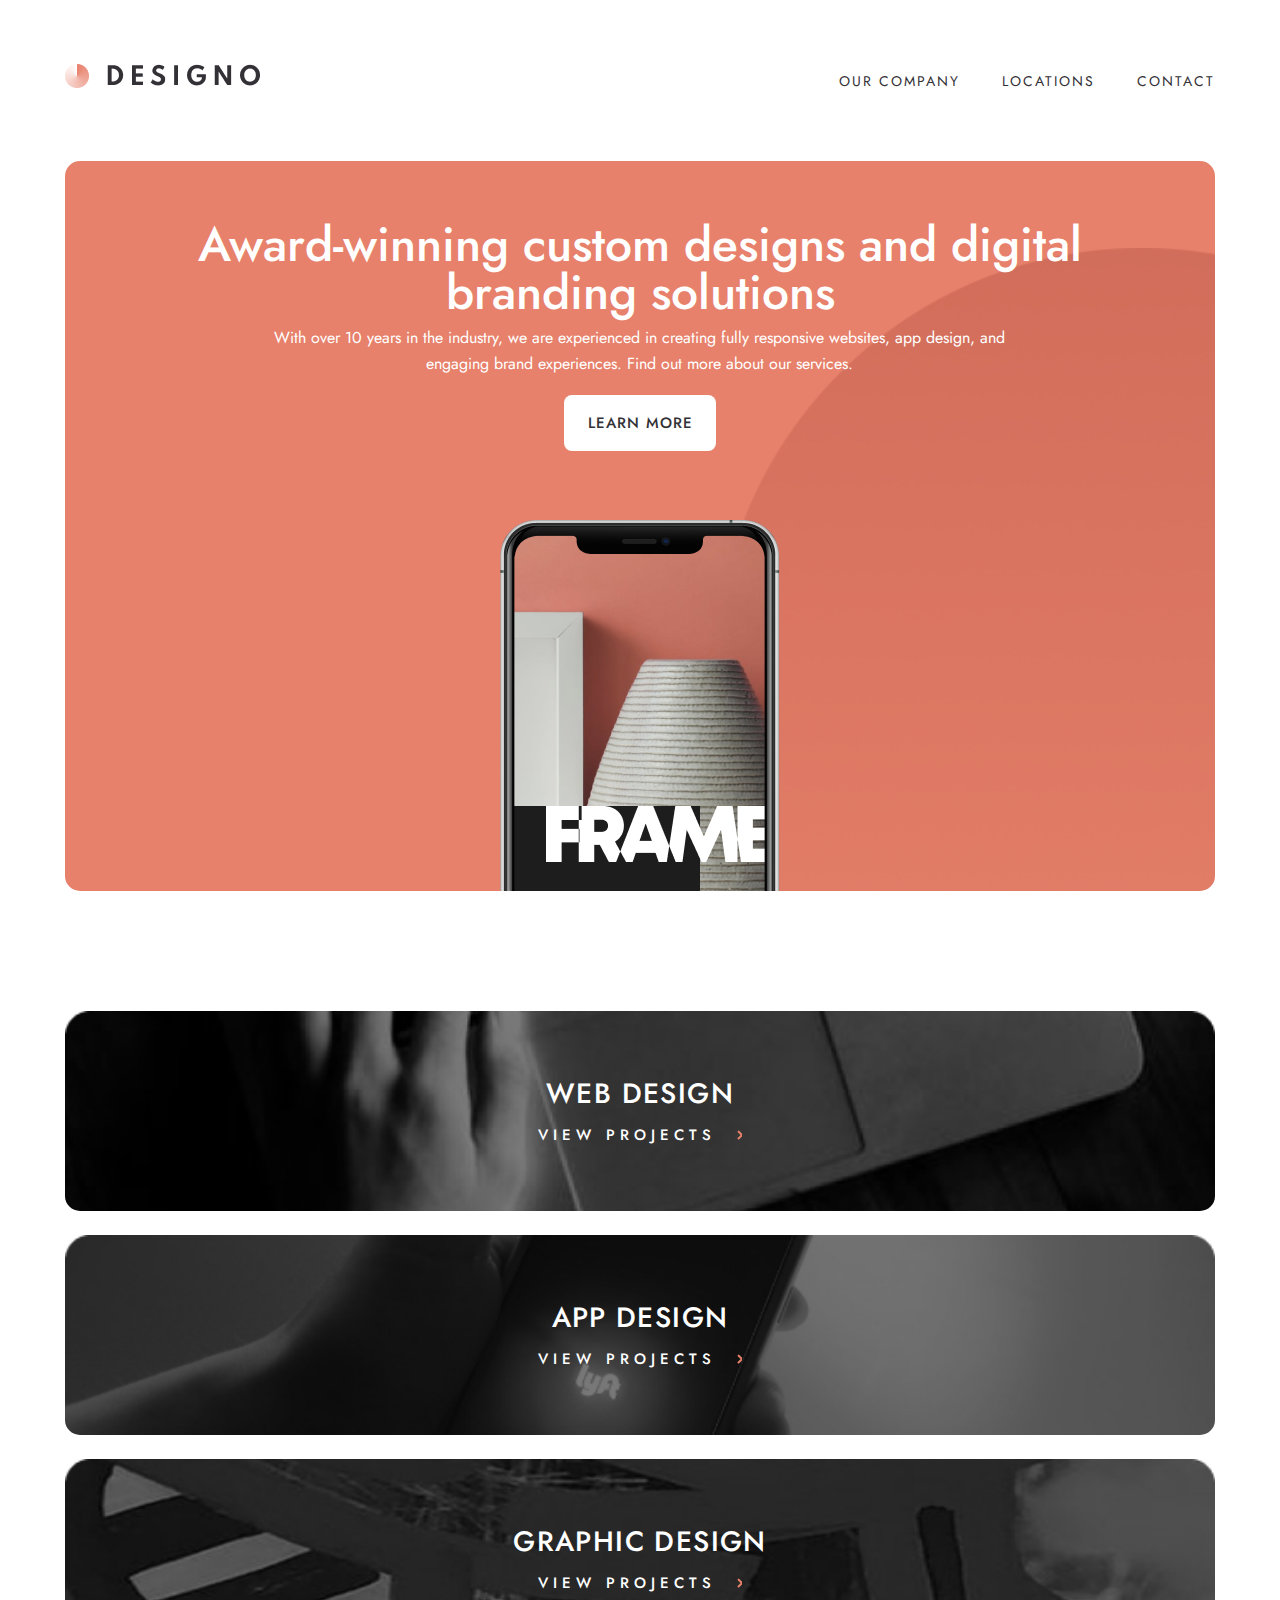
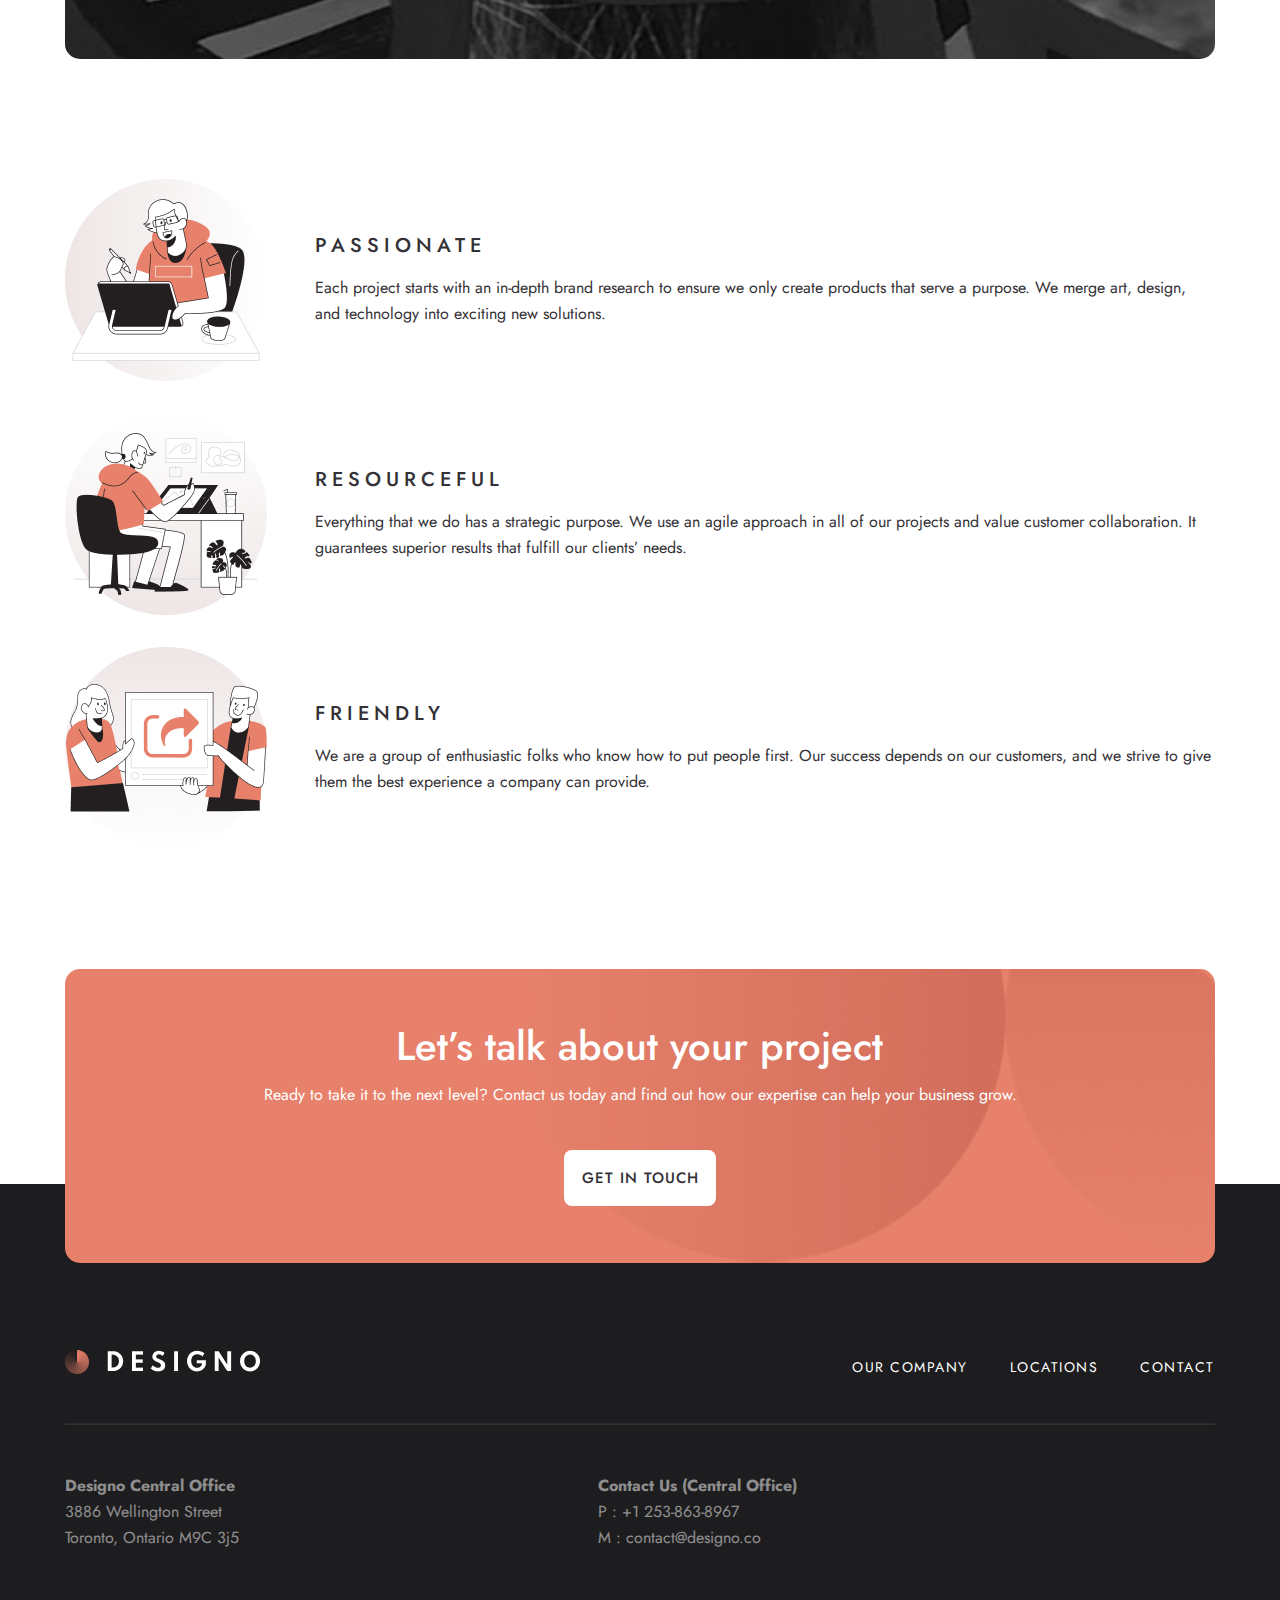
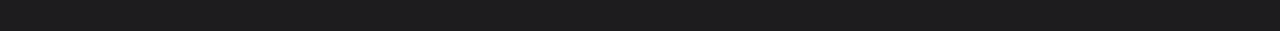
<file: Home_Page/index.html>
<!DOCTYPE html>
<html lang="en">

<head>
  <meta charset="UTF-8">
  <meta name="viewport" content="width=device-width, initial-scale=1.0">
  <link rel="preconnect" href="https://fonts.googleapis.com">
  <link rel="preconnect" href="https://fonts.gstatic.com" crossorigin>
  <link href="https://fonts.googleapis.com/css2?family=Jost:wght@400;500&display=swap" rel="stylesheet">
  <link rel="stylesheet" href="https://cdnjs.cloudflare.com/ajax/libs/font-awesome/6.5.1/css/all.min.css"
    integrity="sha512-DTOQO9RWCH3ppGqcWaEA1BIZOC6xxalwEsw9c2QQeAIftl+Vegovlnee1c9QX4TctnWMn13TZye+giMm8e2LwA=="
    crossorigin="anonymous" referrerpolicy="no-referrer" />
  <link rel="icon" href="../WebPage_Icon/icon.png">
  <link rel="stylesheet" href="style.css">
  <link rel="stylesheet" href="../CSS_Styles/header.css">
  <link rel="stylesheet" href="../CSS_Styles/footer.css">
  <title> Designo </title>
</head>

<body>
  <header>
    <a href="../Home_Page/index.html"> <img src="./Mobile_Images/Designo_Logo/Deisgno.png" alt="Deisgno"> </a>
    <div class="burger_menu">
      <img src="./Mobile_Images/Icons/Hamburger_Menu.png" alt="">
      <a href="../Company_Page/Company_page.html">
        <nav> OUR COMPANY </nav>
      </a>
      <a href="../Location_Page/location_page.html">
        <nav> LOCATIONS </nav>
      </a>
      <a href="../Contact_Page/contact_page.html">
        <nav> CONTACT </nav>
      </a>
    </div>
  </header>

  <main>
    <section class="section1">
      <div class="main_text_cont">
        <h1> Award-winning custom designs and digital branding solutions </h1>
        <p> With over 10 years in the industry, we are experienced in creating fully responsive websites, app design,
          and engaging brand experiences. Find out more about our services. </p>
        <a href="../Company_Page/Company_page.html"> <button class="learn_more"> learn more </button> </a>
      </div>

      <img class="mobile_iphone" src="./Mobile_Images/Assets/Iphone.png" alt="Iphone Image">
      <img class="desktop_iphone" src="./Desktop_Images/Assets/Iphone.png" alt="Iphone Image">
    </section>

    <section class="section2">
      <div class="design_conts web">
        <a href="../Web_Design_Page/web.html">
          <h2> WEB DESIGN </h2>
          <div class="view_projects">
            <p> VIEW PROJECTS </p>
            <img src="./Mobile_Images/Icons/Arrow.png" alt="Right Arrow">
          </div>
        </a>
        <div class="orange_back"></div>
      </div>

      <div class="design_conts app">
        <a href="../App_Design_Page/app_design.html">
          <h2> APP DESIGN </h2>
          <div class="view_projects">
            <p> VIEW PROJECTS </p>
            <img src="./Mobile_Images/Icons/Arrow.png" alt="Right Arrow">
          </div>
        </a>
        <div class="orange_back"></div>
      </div>

      <div class="design_conts graphic">
        <a href="../Graphic_Design_Page/graphic_page.html">
          <h2> GRAPHIC DESIGN </h2>
          <div class="view_projects">
            <p> VIEW PROJECTS </p>
            <img src="./Mobile_Images/Icons/Arrow.png" alt="Right Arrow">
          </div>
        </a>
        <div class="orange_back"></div>
      </div>
    </section>

    <section class="section3">
      <div class="avatars_conts">
        <img src="./Mobile_Images/Assets/First_Avatar.png" alt="Avatar">
        <div class="avatars_conts_text">
          <h3> PASSIONATE </h3>
          <p> Each project starts with an in-depth brand research to ensure we only create products that serve a
            purpose.
            We merge art, design, and technology into exciting new solutions. </p>
        </div>
      </div>

      <div class="avatars_conts">
        <img src="./Mobile_Images/Assets/Second_Avatar.png" alt="Avatar">
        <div class="avatars_conts_text">
          <h3> RESOURCEFUL </h3>
          <p> Everything that we do has a strategic purpose. We use an agile approach in all of our projects and value
            customer collaboration. It guarantees superior results that fulfill our clients’ needs. </p>
        </div>
      </div>

      <div class="avatars_conts">
        <img src="./Mobile_Images/Assets/Third_Avatar.png" alt="Avatar">
        <div class="avatars_conts_text">
          <h3> FRIENDLY </h3>
          <p> We are a group of enthusiastic folks who know how to put people first. Our success depends on our
            customers,
            and we strive to give them the best experience a company can provide.</p>
        </div>
      </div>
    </section>

    <section class="section4">
      <div class="talk_about_cont">
        <h4> Let’s talk about your project </h4>
        <p> Ready to take it to the next level? Contact us today and find out how our expertise can help your business
          grow. </p>
      </div>

      <a href="../Contact_Page/contact_page.html"> <button class="get_in_touch"> get in touch </button> </a>
    </section>
  </main>

  <footer>
    <div class="foot_cont_logo">
      <a href="../Home_Page/index.html"><img src="../Home_Page/Mobile_Images/Designo_Logo/Designo_footer.png"
          alt="Deisgno"></a>
      <hr class="foot_mobile_line">
      <ul class="about_list">
        <a href="../Company_Page/Company_page.html">
          <li> OUR COMPANY </li>
        </a>
        <a href="../Location_Page/location_page.html">
          <li> LOCATIONS </li>
        </a>
        <a href="../Contact_Page/contact_page.html">
          <li> CONTACT </li>
        </a>
      </ul>
    </div>

    <hr class="foot_tab_line">

    <div class="foot_location_cont">
      <ul class="contact_list">
        <li> <b> Designo Central Office </b> </li>
        <li> 3886 Wellington Street </li>
        <li> Toronto, Ontario M9C 3j5 </li>
      </ul>

      <ul class="contact_list">
        <li> <b>Contact Us (Central Office) </b> </li>
        <li> P : +1 253-863-8967 </li>
        <li> M : contact@designo.co </li>
      </ul>

      <div class="social">
        <i class="fa-brands fa-square-facebook fa-2xl icon"></i>
        <i class="fa-brands fa-youtube fa-2xl icon"></i>
        <i class="fa-brands fa-twitter fa-2xl icon"></i>
        <i class="fa-brands fa-pinterest fa-2xl icon"></i>
        <i class="fa-brands fa-instagram fa-2xl icon"></i>
      </div>
    </div>
  </footer>
</body>

</html>
</file>
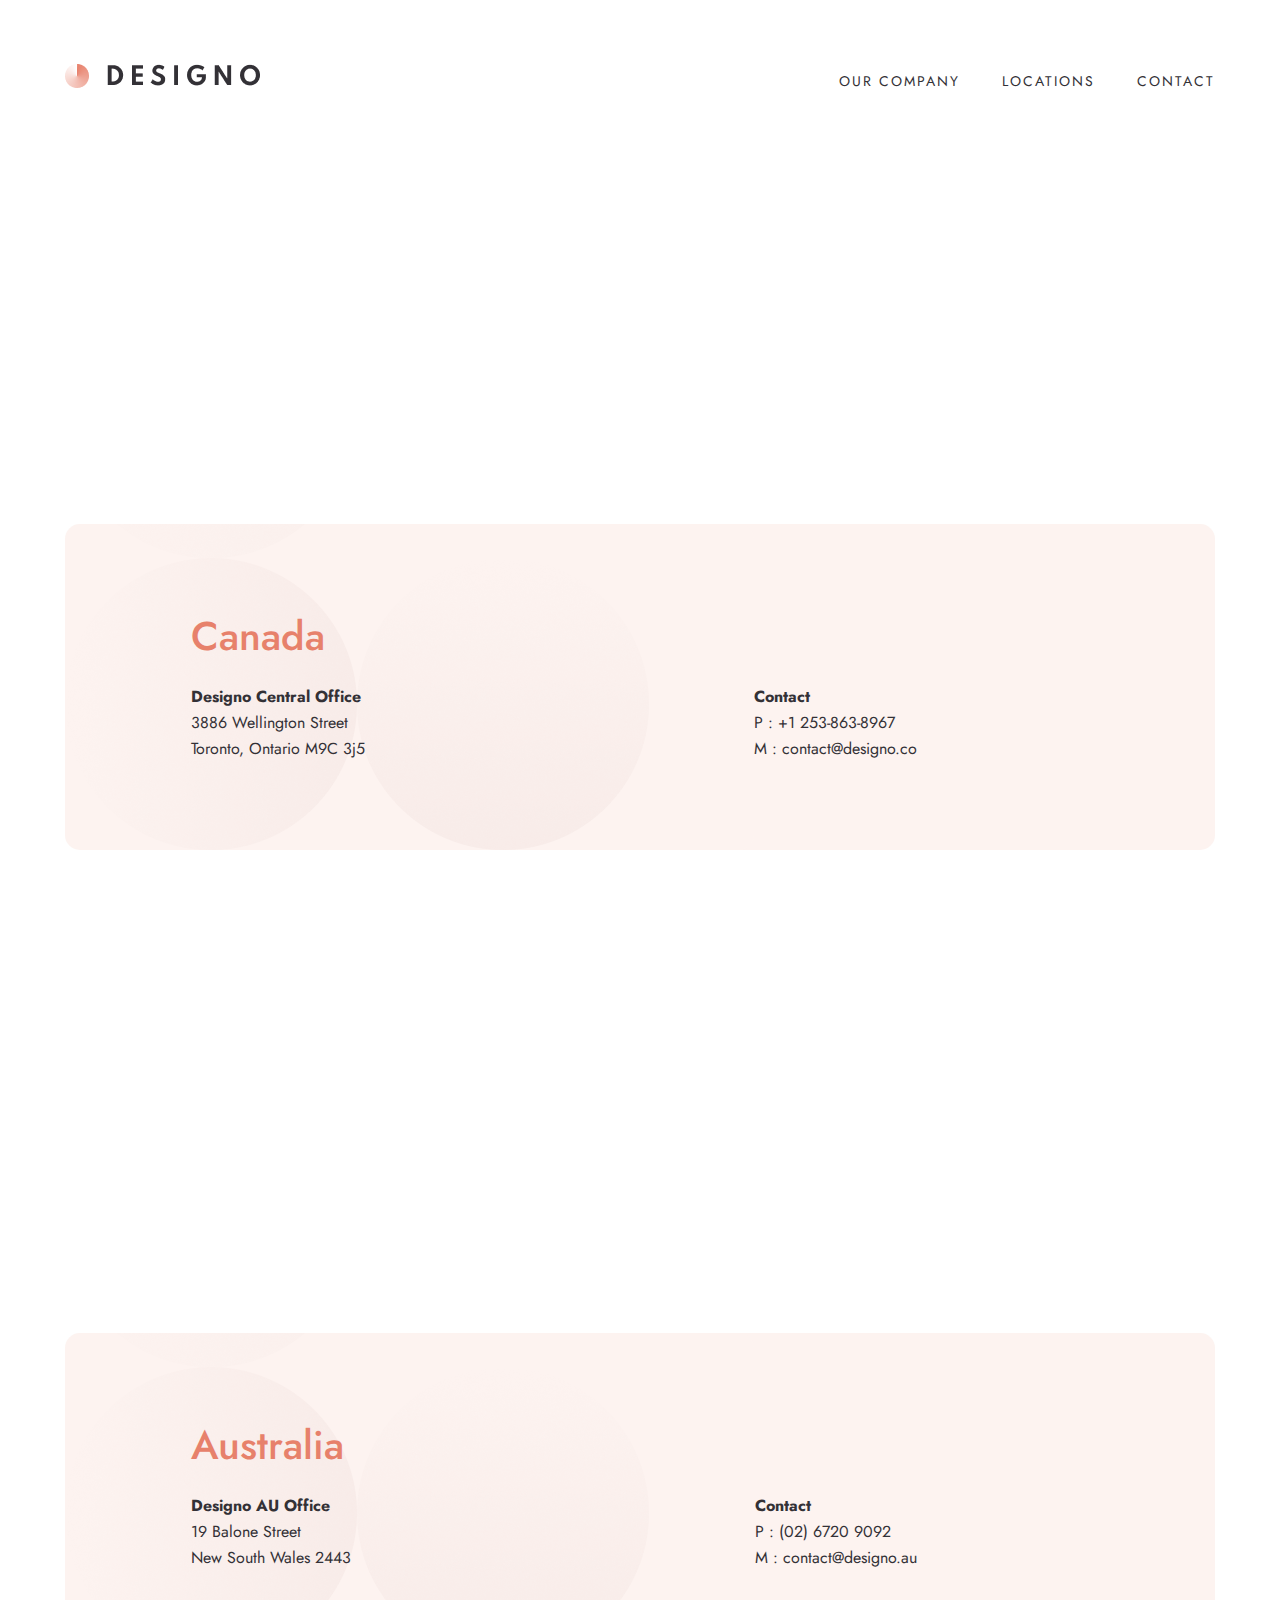
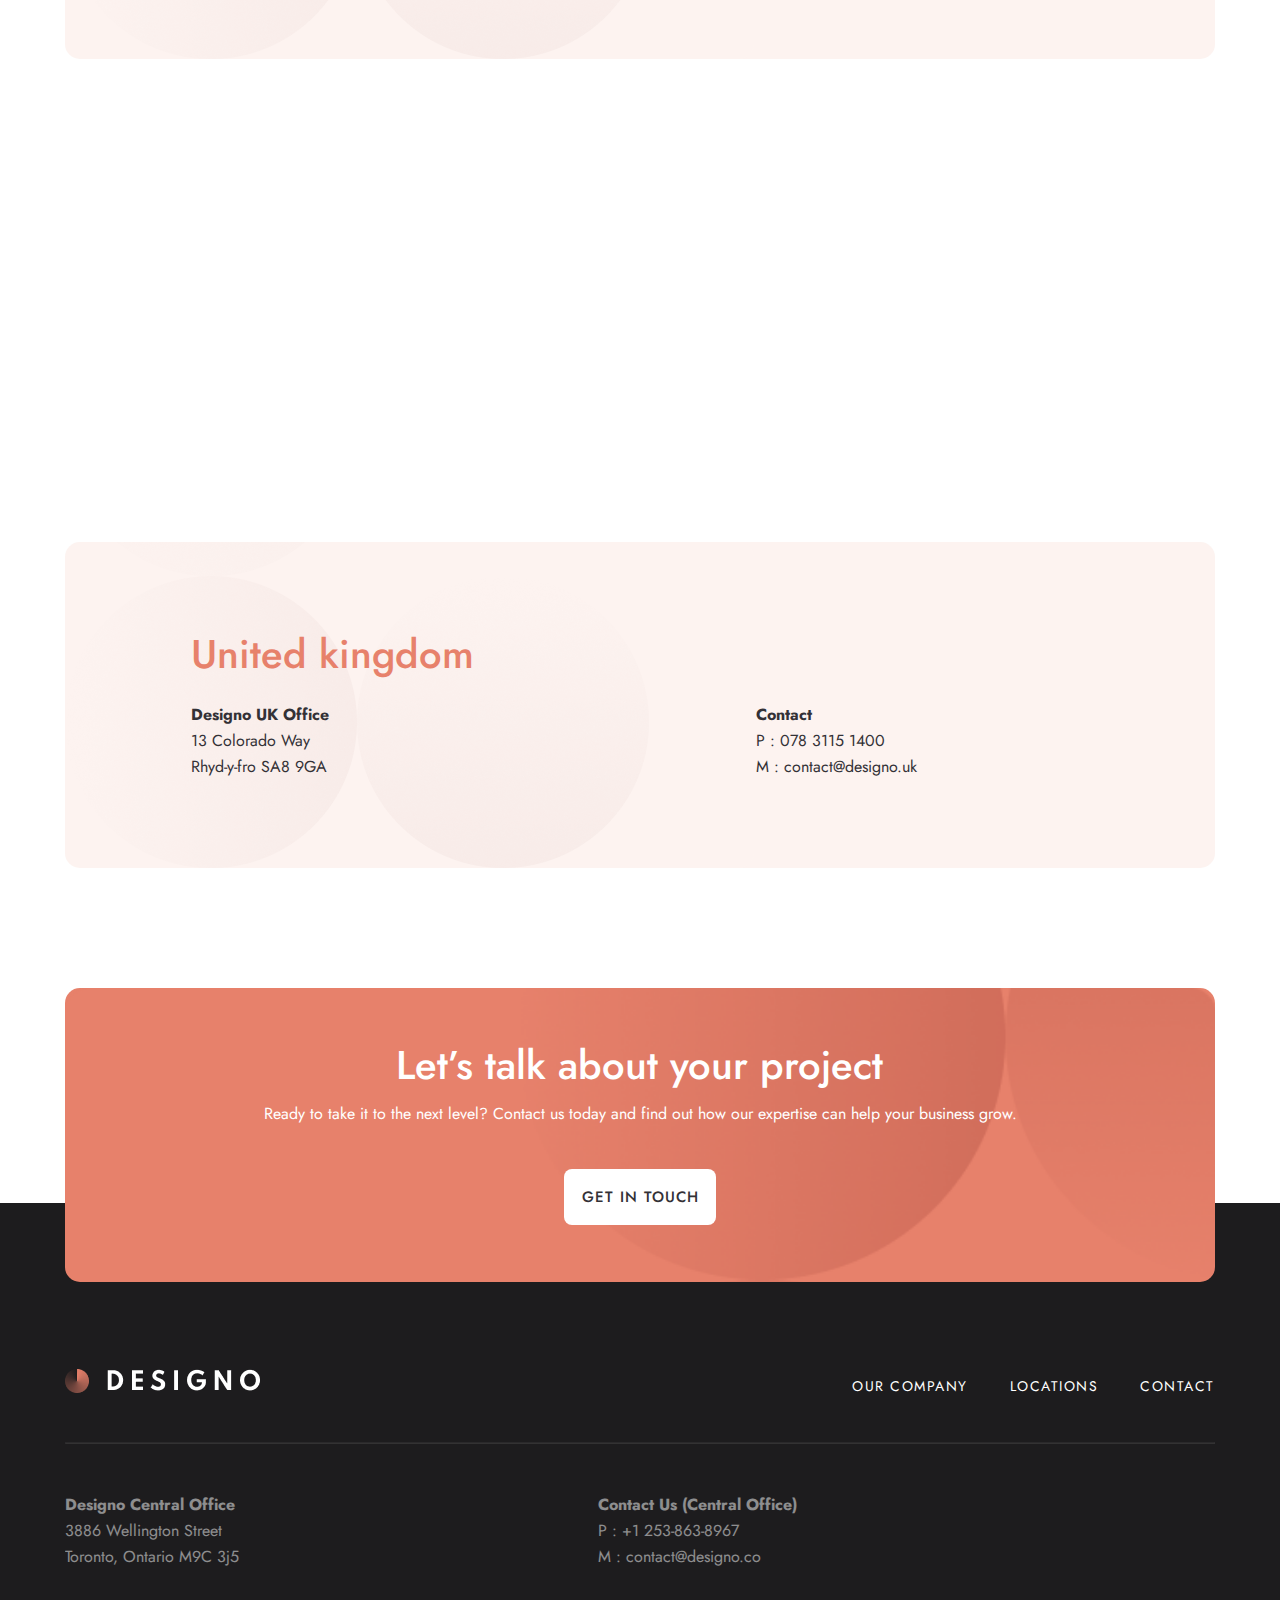
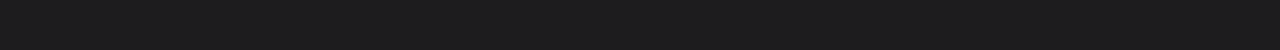
<file: Location_Page/index.html>
<!DOCTYPE html>
<html lang="en">

<head>
  <meta charset="UTF-8">
  <meta name="viewport" content="width=device-width, initial-scale=1.0">
  <link rel="preconnect" href="https://fonts.googleapis.com">
  <link rel="preconnect" href="https://fonts.gstatic.com" crossorigin>
  <link href="https://fonts.googleapis.com/css2?family=Jost:wght@400;500&display=swap" rel="stylesheet">
  <link rel="stylesheet" href="https://cdnjs.cloudflare.com/ajax/libs/font-awesome/6.5.1/css/all.min.css"
    integrity="sha512-DTOQO9RWCH3ppGqcWaEA1BIZOC6xxalwEsw9c2QQeAIftl+Vegovlnee1c9QX4TctnWMn13TZye+giMm8e2LwA=="
    crossorigin="anonymous" referrerpolicy="no-referrer" />
  <link rel="icon" href="../WebPage_Icon/icon.png">
  <link rel="stylesheet" href="style.css">
  <link rel="stylesheet" href="../CSS_Styles/header.css">
  <link rel="stylesheet" href="../CSS_Styles/footer.css">
  <title> Designo </title>
</head>

<body>
  <header>
    <a href="../Home_Page/index.html"> <img src="../Home_Page/Mobile_Images/Designo_Logo/Deisgno.png" alt="Deisgno">
    </a>
    <div class="burger_menu">
      <img src="../Home_Page/Mobile_Images/Icons/Hamburger_Menu.png" alt="">
      <a href="../Company_Page/index.html">
        <nav> OUR COMPANY </nav>
      </a>
      <a href="../Location_Page/index.html">
        <nav> LOCATIONS </nav>
      </a>
      <a href="../Contact_Page/index.html">
        <nav> CONTACT </nav>
      </a>
    </div>
  </header>

  <main>
    <section class="section1">
      <div class="map_cont">
        <iframe class="map"
          src="https://www.google.com/maps/embed?pb=!1m18!1m12!1m3!1d2887.1993724560725!2d-79.39711432434342!3d43.64402015302534!2m3!1f0!2f0!3f0!3m2!1i1024!2i768!4f13.1!3m3!1m2!1s0x882b34d9a0737d9f%3A0xbc1ae74f23fabf4e!2zV2VsbGluZ3RvbiBTdCBXLCBUb3JvbnRvLCBPTiwg4YOZ4YOQ4YOc4YOQ4YOT4YOQ!5e0!3m2!1ska!2sge!4v1704838539183!5m2!1ska!2sge"
          width="400" height="300" style="border:0;" allowfullscreen="" loading="lazy"
          referrerpolicy="no-referrer-when-downgrade"></iframe>
      </div>
      <div class="text_container">
        <h1> Canada </h1>
        <div class="address">
          <ul class="contact_list">
            <li> <b> Designo Central Office </b> </li>
            <li> 3886 Wellington Street </li>
            <li> Toronto, Ontario M9C 3j5 </li>
          </ul>

          <ul class="contact_list">
            <li> <b>Contact</b> </li>
            <li> P : +1 253-863-8967 </li>
            <li> M : contact@designo.co </li>
          </ul>
        </div>
      </div>
    </section>

    <section class="section2">
      <div class="map_cont">
        <iframe class="map"
          src="https://www.google.com/maps/embed?pb=!1m18!1m12!1m3!1d42880.26331302838!2d152.6216299039699!3d-31.72987789842237!2m3!1f0!2f0!3f0!3m2!1i1024!2i768!4f13.1!3m3!1m2!1s0x6b75e430e915ad1d%3A0x1c0609b7ccd30f00!2zQ29yYWx2aWxsZSDhg5Dhg67hg5Dhg5rhg5gg4YOh4YOQ4YOb4YOu4YOg4YOU4YOX4YOYIOGDo-GDlOGDmuGDoeGDmCAyNDQzLCDhg5Dhg5Xhg6Hhg6Lhg6Dhg5Dhg5rhg5jhg5A!5e0!3m2!1ska!2sge!4v1704840455511!5m2!1ska!2sge"
          width="400" height="300" style="border:0;" allowfullscreen="" loading="lazy"
          referrerpolicy="no-referrer-when-downgrade"></iframe>
      </div>
      <div class="text_container">
        <h1> Australia </h1>
        <div class="address">
          <ul class="contact_list">
            <li> <b> Designo AU Office </b> </li>
            <li> 19 Balone Street </li>
            <li> New South Wales 2443 </li>
          </ul>

          <ul class="contact_list">
            <li> <b>Contact</b> </li>
            <li> P : (02) 6720 9092 </li>
            <li> M : contact@designo.au </li>
          </ul>
        </div>
      </div>
    </section>

    <section class="section3">
      <div class="map_cont">
        <iframe class="map"
          src="https://www.google.com/maps/embed?pb=!1m18!1m12!1m3!1d9884.213849455778!2d-3.8721996338430436!3d51.732057489498416!2m3!1f0!2f0!3f0!3m2!1i1024!2i768!4f13.1!3m3!1m2!1s0x486e5867a4c5658f%3A0xf837c949fc975d7b!2zUmh5ZC15LWZybywgUG9udGFyZGF3ZSwgU3dhbnNlYSwg4YOS4YOQ4YOU4YOg4YOX4YOY4YOQ4YOc4YOU4YOR4YOj4YOa4YOYIOGDoeGDkOGDm-GDlOGDpOGDnQ!5e0!3m2!1ska!2sge!4v1704840504459!5m2!1ska!2sge"
          width="400" height="300" style="border:0;" allowfullscreen="" loading="lazy"
          referrerpolicy="no-referrer-when-downgrade"></iframe>
      </div>
      <div class="text_container">
        <h1> United kingdom </h1>
        <div class="address">
          <ul class="contact_list">
            <li> <b> Designo UK Office </b> </li>
            <li> 13 Colorado Way </li>
            <li> Rhyd-y-fro SA8 9GA </li>
          </ul>

          <ul class="contact_list">
            <li> <b>Contact</b> </li>
            <li> P : 078 3115 1400 </li>
            <li> M : contact@designo.uk </li>
          </ul>
        </div>
      </div>
    </section>


    <section class="section4">
      <div class="talk_about_cont">
        <h4> Let’s talk about your project </h4>
        <p> Ready to take it to the next level? Contact us today and find out how our expertise can help your business
          grow. </p>
      </div>

      <a href="../Contact_Page/index.html"> <button class="get_in_touch"> get in touch </button> </a>
    </section>
  </main>

  <footer>
    <div class="foot_cont_logo">
      <a href="../Home_Page/index.html"><img src="../Home_Page/Mobile_Images/Designo_Logo/Designo_footer.png"
          alt="Deisgno"></a>
      <hr class="foot_mobile_line">
      <ul class="about_list">
        <a href="../Company_Page/index.html">
          <li> OUR COMPANY </li>
        </a>
        <a href="../Location_Page/index.html">
          <li> LOCATIONS </li>
        </a>
        <a href="../Contact_Page/index.html">
          <li> CONTACT </li>
        </a>
      </ul>
    </div>

    <hr class="foot_tab_line">

    <div class="foot_location_cont">
      <ul class="contact_list">
        <li> <b> Designo Central Office </b> </li>
        <li> 3886 Wellington Street </li>
        <li> Toronto, Ontario M9C 3j5 </li>
      </ul>

      <ul class="contact_list">
        <li> <b>Contact Us (Central Office) </b> </li>
        <li> P : +1 253-863-8967 </li>
        <li> M : contact@designo.co </li>
      </ul>

      <div class="social">
        <i class="fa-brands fa-square-facebook fa-2xl icon"></i>
        <i class="fa-brands fa-youtube fa-2xl icon"></i>
        <i class="fa-brands fa-twitter fa-2xl icon"></i>
        <i class="fa-brands fa-pinterest fa-2xl icon"></i>
        <i class="fa-brands fa-instagram fa-2xl icon"></i>
      </div>
    </div>
  </footer>
</body>

</html>
</file>
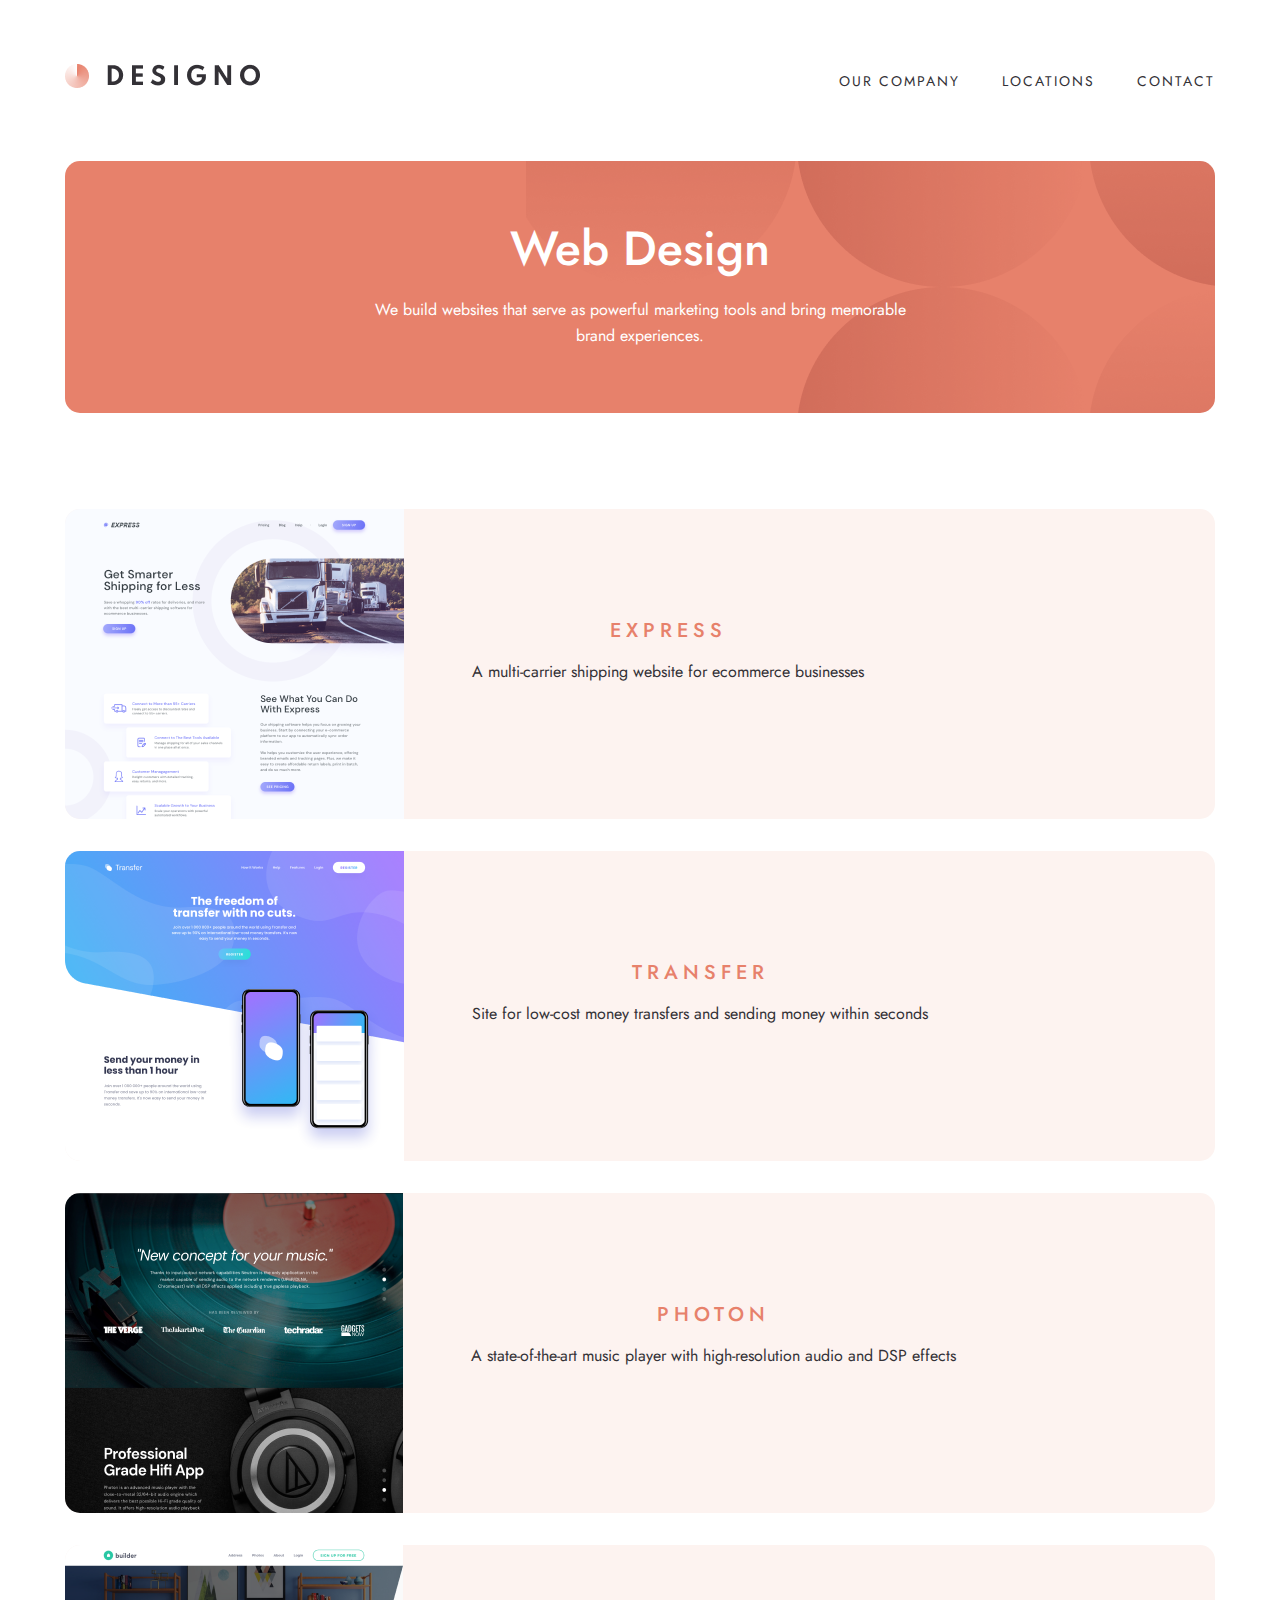
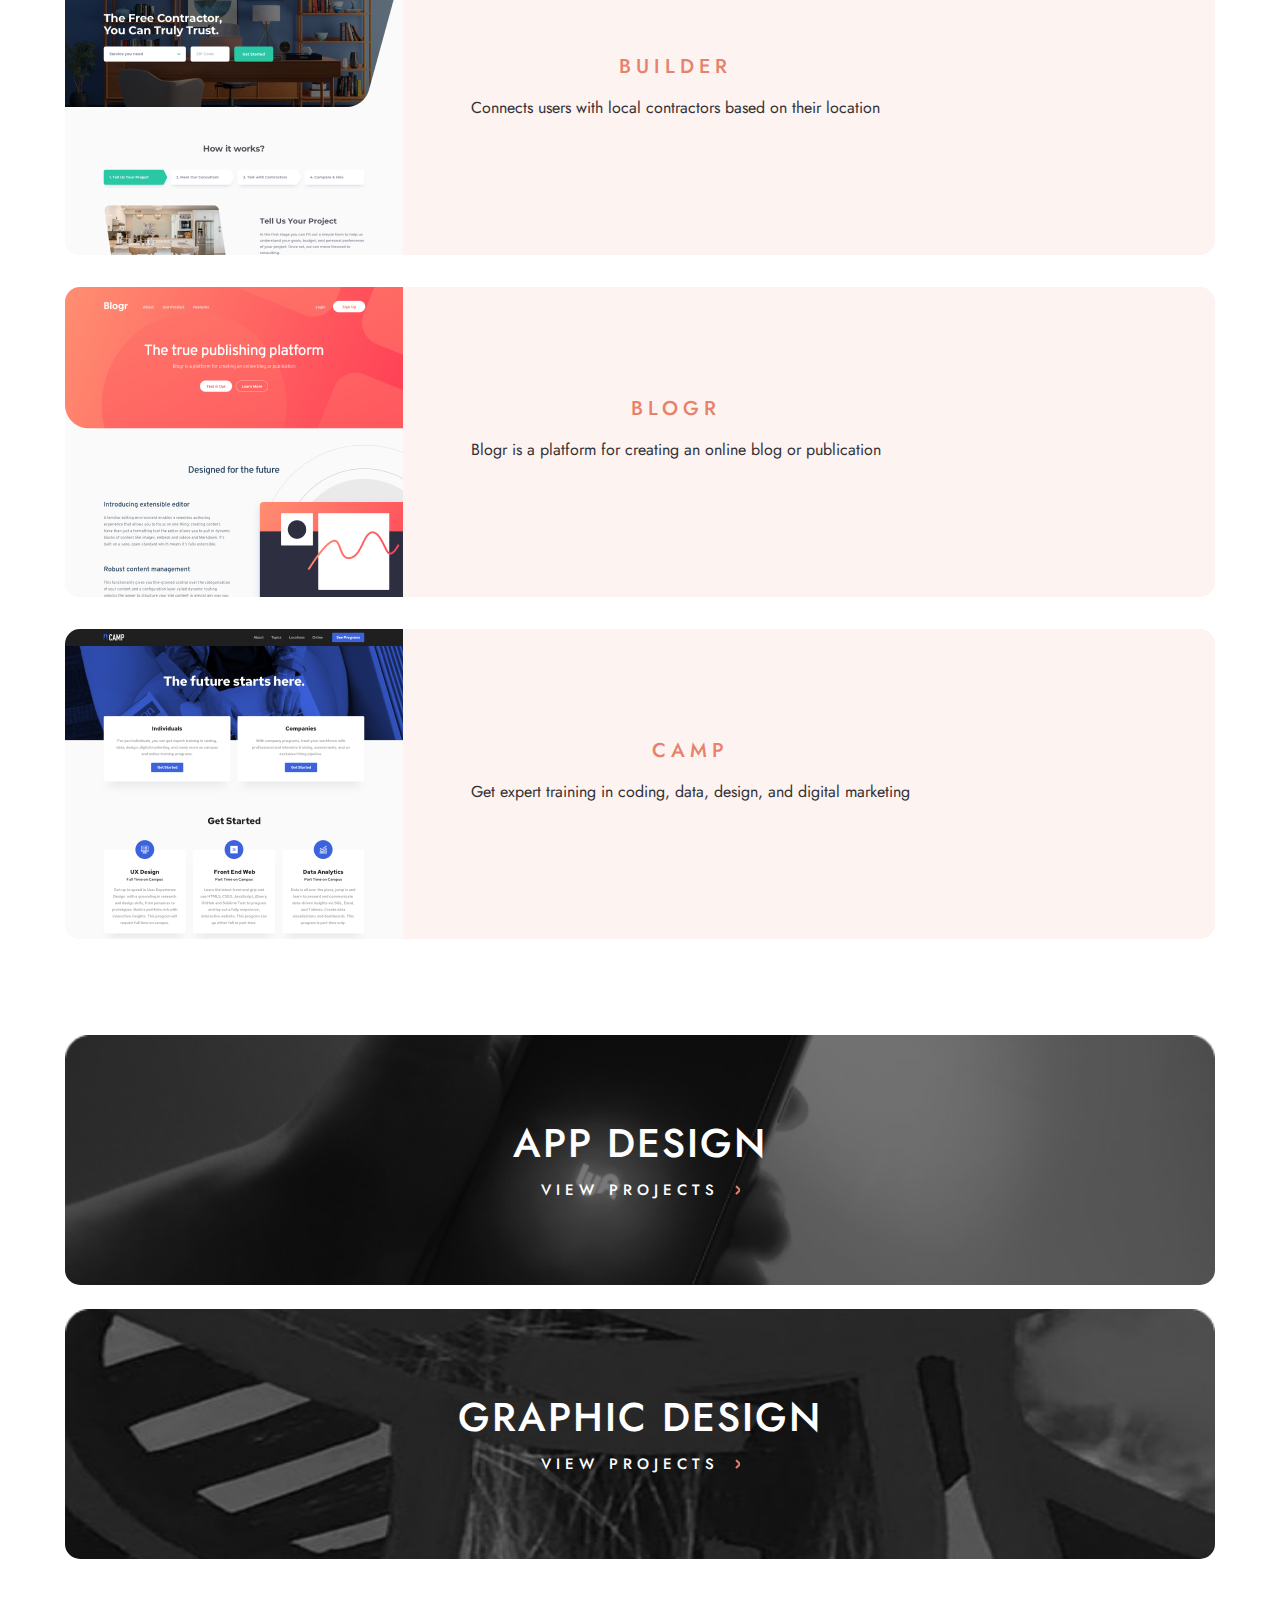
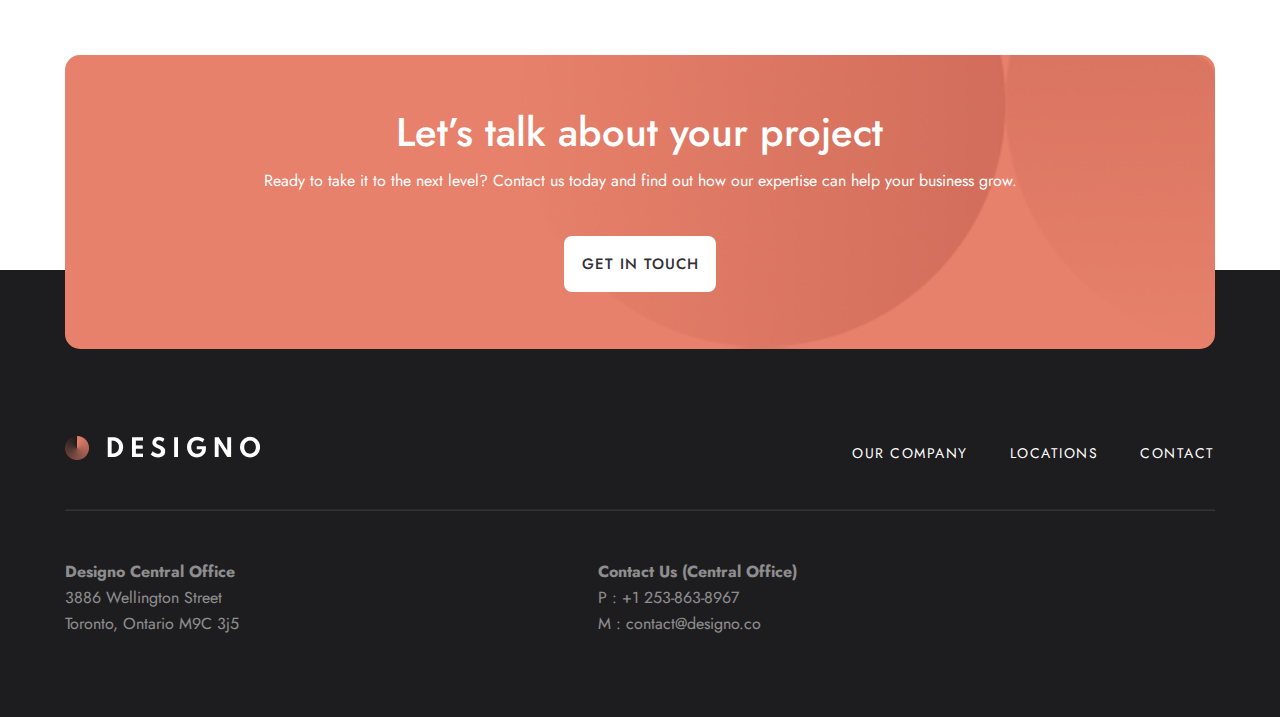
<file: Web_Design_Page/index.html>
<!DOCTYPE html>
<html lang="en">

<head>
  <meta charset="UTF-8">
  <meta name="viewport" content="width=device-width, initial-scale=1.0">
  <link rel="preconnect" href="https://fonts.googleapis.com">
  <link rel="preconnect" href="https://fonts.gstatic.com" crossorigin>
  <link href="https://fonts.googleapis.com/css2?family=Jost:wght@400;500&display=swap" rel="stylesheet">
  <link rel="stylesheet" href="https://cdnjs.cloudflare.com/ajax/libs/font-awesome/6.5.1/css/all.min.css"
    integrity="sha512-DTOQO9RWCH3ppGqcWaEA1BIZOC6xxalwEsw9c2QQeAIftl+Vegovlnee1c9QX4TctnWMn13TZye+giMm8e2LwA=="
    crossorigin="anonymous" referrerpolicy="no-referrer" />
  <link rel="icon" href="../WebPage_Icon/icon.png">
  <link rel="stylesheet" href="style.css">
  <link rel="stylesheet" href="../CSS_Styles/header.css">
  <link rel="stylesheet" href="../CSS_Styles/footer.css">
  <title> Designo </title>
</head>

<body>
  <header>
    <a href="../Home_Page/index.html"> <img src="../Home_Page/Mobile_Images/Designo_Logo/Deisgno.png" alt="Deisgno">
    </a>
    <div class="burger_menu">
      <img src="../Home_Page/Mobile_Images/Icons/Hamburger_Menu.png" alt="">
      <a href="../Company_Page/index.html">
        <nav> OUR COMPANY </nav>
      </a>
      <a href="../Location_Page/index.html">
        <nav> LOCATIONS </nav>
      </a>
      <a href="../Contact_Page/index.html">
        <nav> CONTACT </nav>
      </a>
    </div>
  </header>
  <main>
    <section class="section1">
      <h1> Web Design </h1>
      <p> We build websites that serve as powerful marketing tools and bring memorable brand experiences. </p>
    </section>

    <section class="section2">

      <div class="subject_conts">
        <img class="Mobile_Images" src="./Mobile_Images/Assets/Express.png" alt="Example Image">
        <img class="Tablet_Images" src="./Tablet_Images/Assets/Express.png" alt="Example Image">
        <div class="subject_conts_text">
          <h2> express </h2>
          <p> A multi-carrier shipping website for ecommerce businesses </p>
        </div>
      </div>

      <div class="subject_conts">
        <img class="Mobile_Images" src="./Mobile_Images/Assets/Transfer.png" alt="Example Image">
        <img class="Tablet_Images" src="./Tablet_Images/Assets/Transfer.png" alt="Example Image">
        <div class="subject_conts_text">
          <h2> transfer </h2>
          <p> Site for low-cost money transfers and sending money within seconds </p>
        </div>
      </div>

      <div class="subject_conts">
        <img class="Mobile_Images" src="./Mobile_Images/Assets/Photon.png" alt="Example Image">
        <img class="Tablet_Images tab_photon" src="./Tablet_Images/Assets/Photon.png" alt="Example Image">
        <div class="subject_conts_text">
          <h2> photon </h2>
          <p> A state-of-the-art music player with high-resolution audio and DSP effects </p>
        </div>
      </div>

      <div class="subject_conts">
        <img class="Mobile_Images" src="./Mobile_Images/Assets/Builder.png" alt="Example Image">
        <img class="Tablet_Images" src="./Tablet_Images/Assets/Builder.png" alt="Example Image">
        <div class="subject_conts_text">
          <h2> builder </h2>
          <p> Connects users with local contractors based on their location </p>
        </div>
      </div>

      <div class="subject_conts">
        <img class="Mobile_Images" src="./Mobile_Images/Assets/Blogr.png" alt="Example Image">
        <img class="Tablet_Images" src="./Tablet_Images/Assets/Blogr.png" alt="Example Image">
        <div class="subject_conts_text blogr_text">
          <h2> blogr </h2>
          <p> Blogr is a platform for creating an online blog or publication </p>
        </div>
      </div>

      <div class="subject_conts">
        <img class="Mobile_Images" src="./Mobile_Images/Assets/Camp.png" alt="Example Image">
        <img class="Tablet_Images" src="./Tablet_Images/Assets/Camp.png" alt="Example Image">
        <div class="subject_conts_text">
          <h2> Camp </h2>
          <p> Get expert training in coding, data, design, and digital marketing </p>
        </div>
      </div>

    </section>

    <section class="section3">
      <div class="design_conts app">
        <a href="../App_Design_Page/index.html">
          <h2> APP DESIGN </h2>
          <div class="view_projects">
            <p> VIEW PROJECTS </p>
            <img src="../Home_Page/Mobile_Images/Icons/Arrow.png" alt="Right Arrow">
          </div>
        </a>
        <div class="orange_back"></div>
      </div>

      <div class="design_conts graphic">
        <a href="../Graphic_Design_Page/Index.html">
          <h2> GRAPHIC DESIGN </h2>
          <div class="view_projects">
            <p> VIEW PROJECTS </p>
            <img src="../Home_Page/Mobile_Images/Icons/Arrow.png" alt="Right Arrow">
          </div>
        </a>
        <div class="orange_back"></div>
      </div>
    </section>

    <section class="section4">
      <div class="talk_about_cont">
        <h4> Let’s talk about your project </h4>
        <p> Ready to take it to the next level? Contact us today and find out how our expertise can help your business
          grow. </p>
      </div>

      <a href="../Contact_Page/index.html"> <button class="get_in_touch"> get in touch </button> </a>
    </section>
  </main>

  <footer>
    <div class="foot_cont_logo">
      <a href="../Home_Page/index.html"><img src="../Home_Page/Mobile_Images/Designo_Logo/Designo_footer.png"
          alt="Deisgno"></a>
      <hr class="foot_mobile_line">
      <ul class="about_list">
        <a href="../Company_Page/index.html">
          <li> OUR COMPANY </li>
        </a>
        <a href="../Location_Page/index.html">
          <li> LOCATIONS </li>
        </a>
        <a href="../Contact_Page/index.html">
          <li> CONTACT </li>
        </a>
      </ul>
    </div>

    <hr class="foot_tab_line">

    <div class="foot_location_cont">
      <ul class="contact_list">
        <li> <b> Designo Central Office </b> </li>
        <li> 3886 Wellington Street </li>
        <li> Toronto, Ontario M9C 3j5 </li>
      </ul>

      <ul class="contact_list">
        <li> <b>Contact Us (Central Office) </b> </li>
        <li> P : +1 253-863-8967 </li>
        <li> M : contact@designo.co </li>
      </ul>

      <div class="social">
        <i class="fa-brands fa-square-facebook fa-2xl icon"></i>
        <i class="fa-brands fa-youtube fa-2xl icon"></i>
        <i class="fa-brands fa-twitter fa-2xl icon"></i>
        <i class="fa-brands fa-pinterest fa-2xl icon"></i>
        <i class="fa-brands fa-instagram fa-2xl icon"></i>
      </div>
    </div>
  </footer>
</body>

</html>
</file>
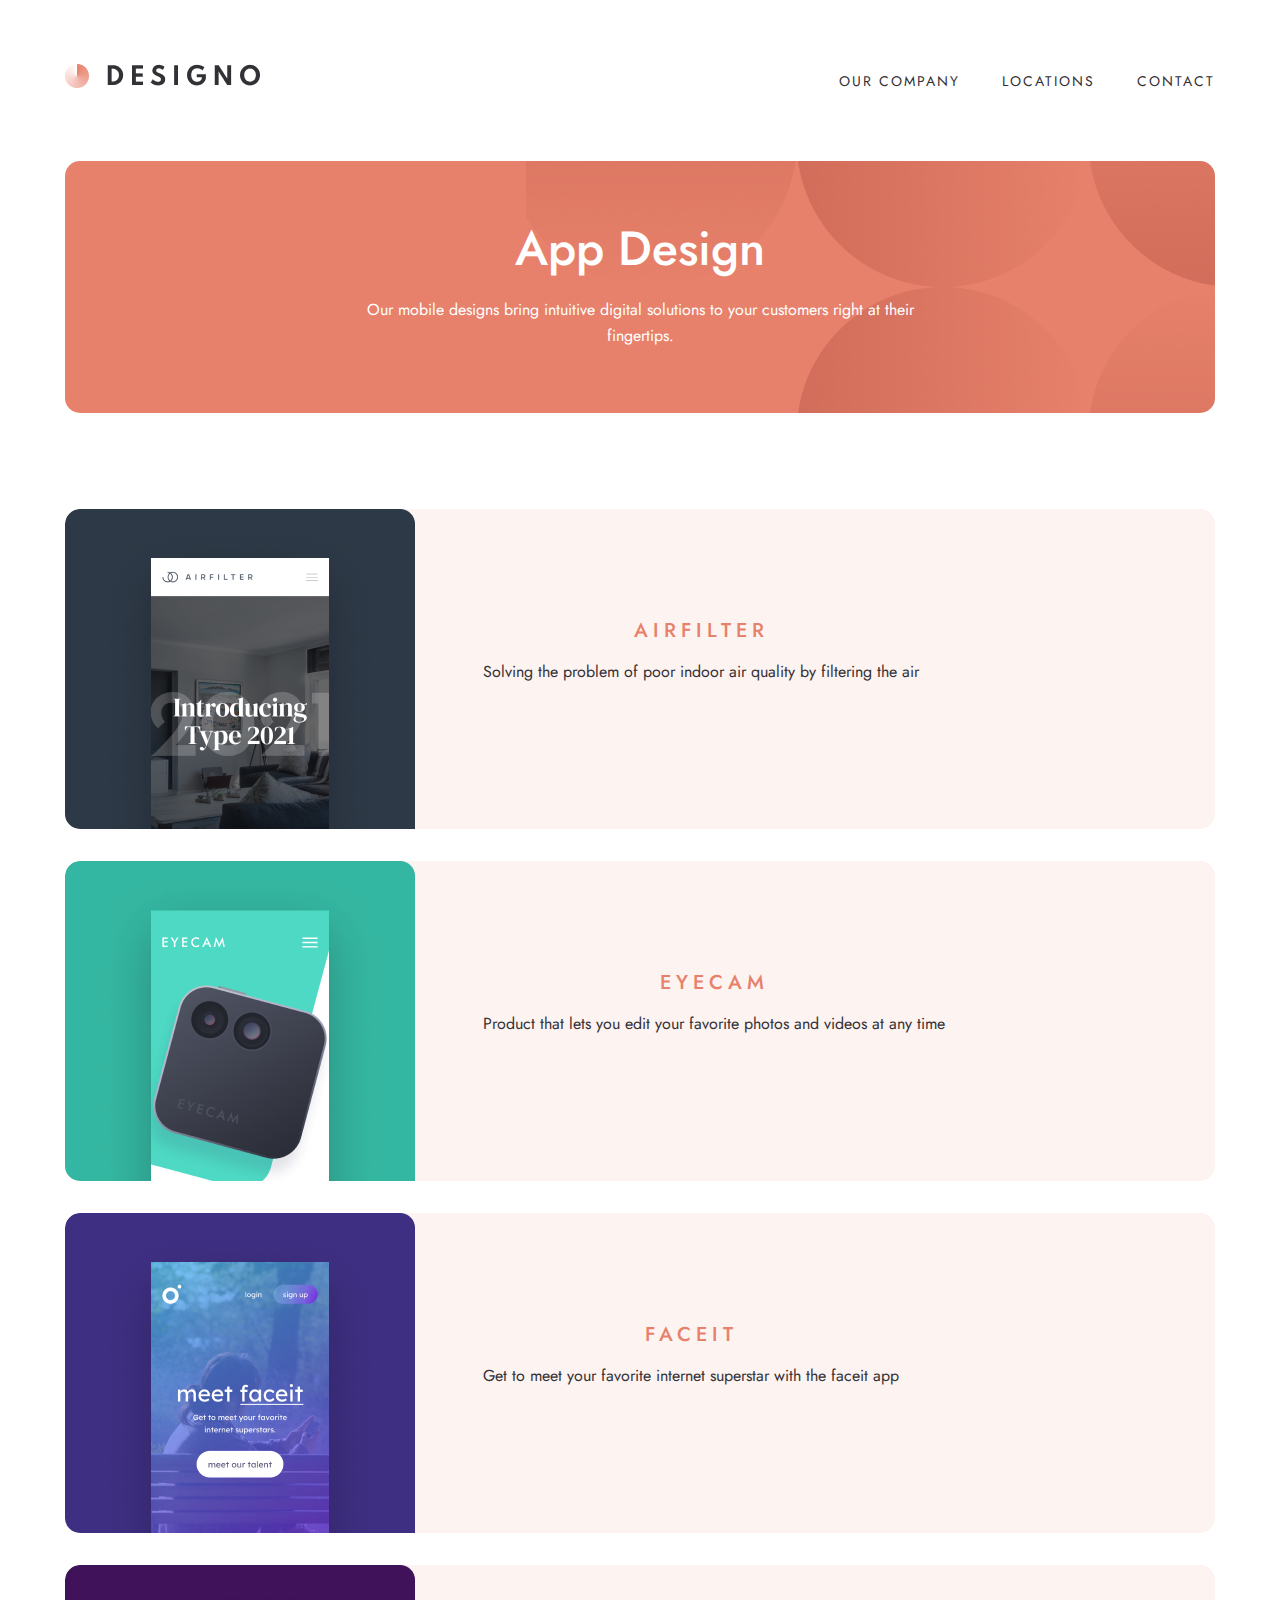
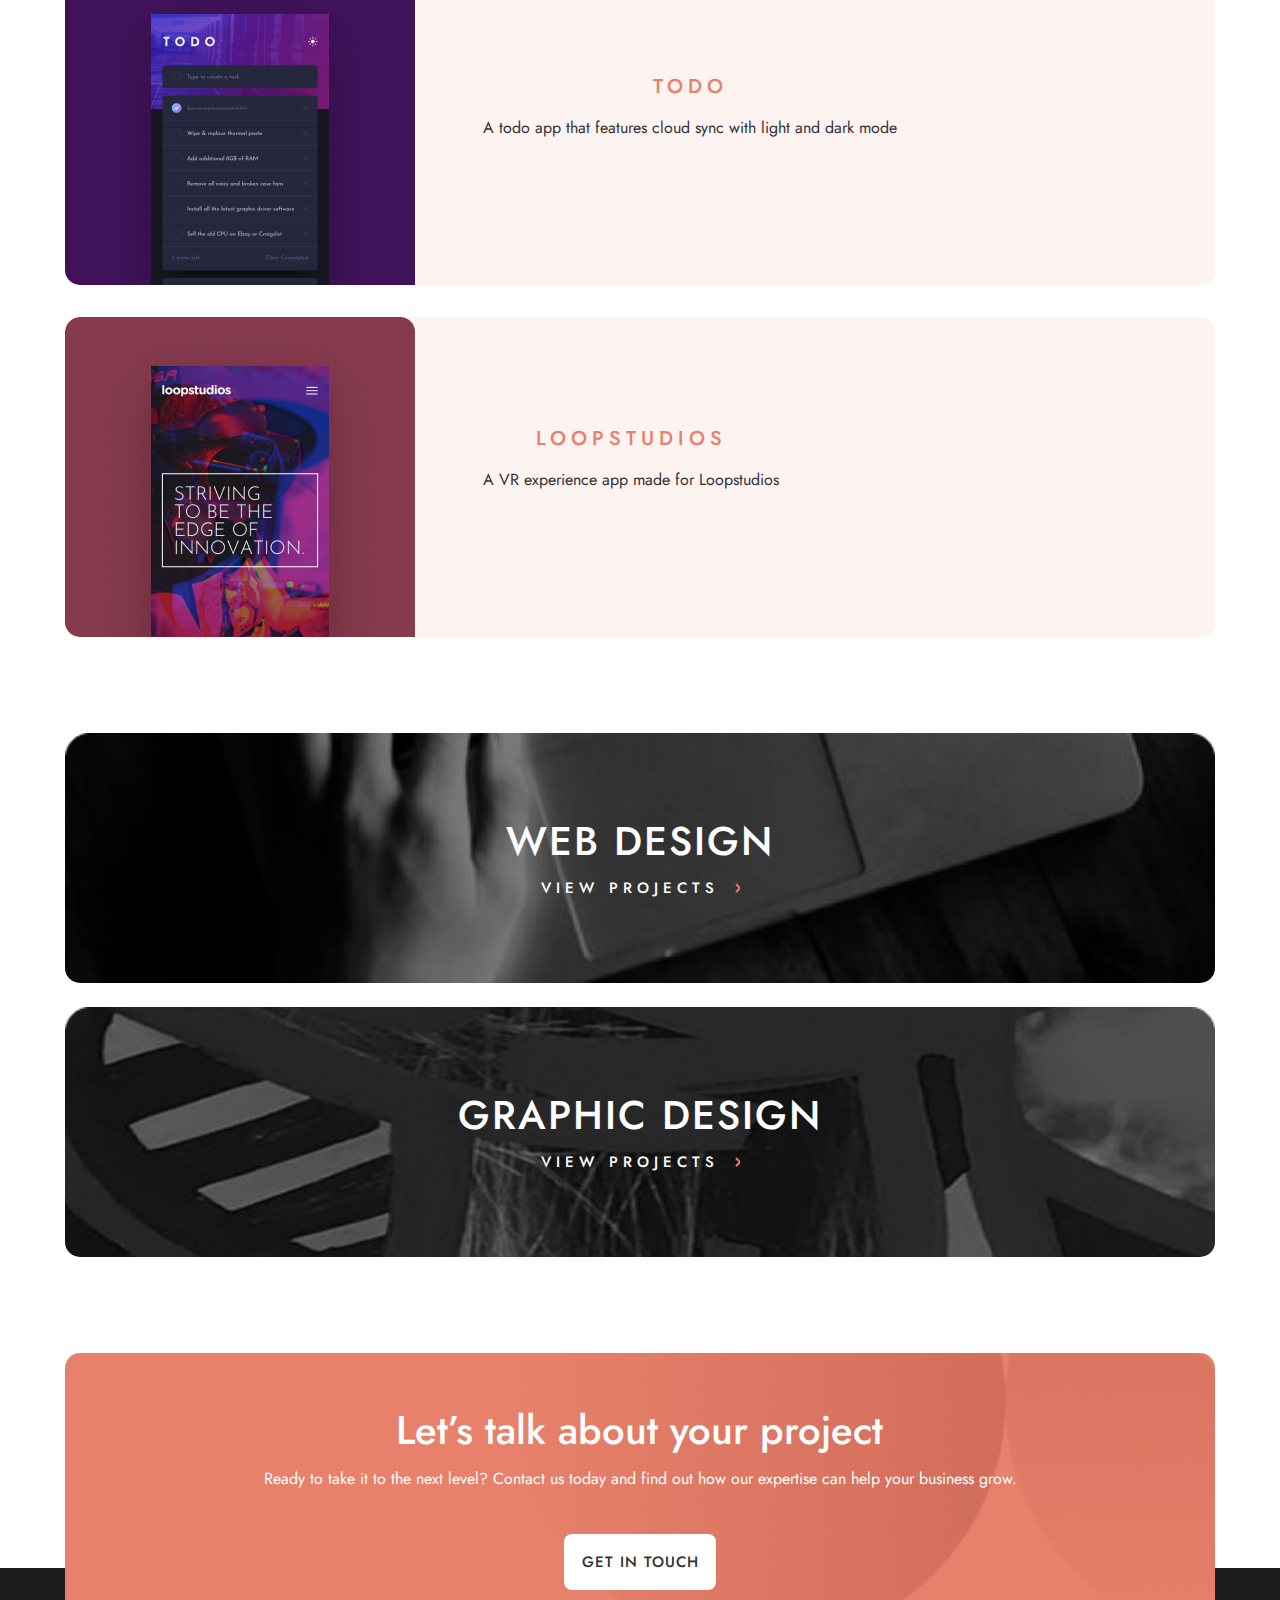
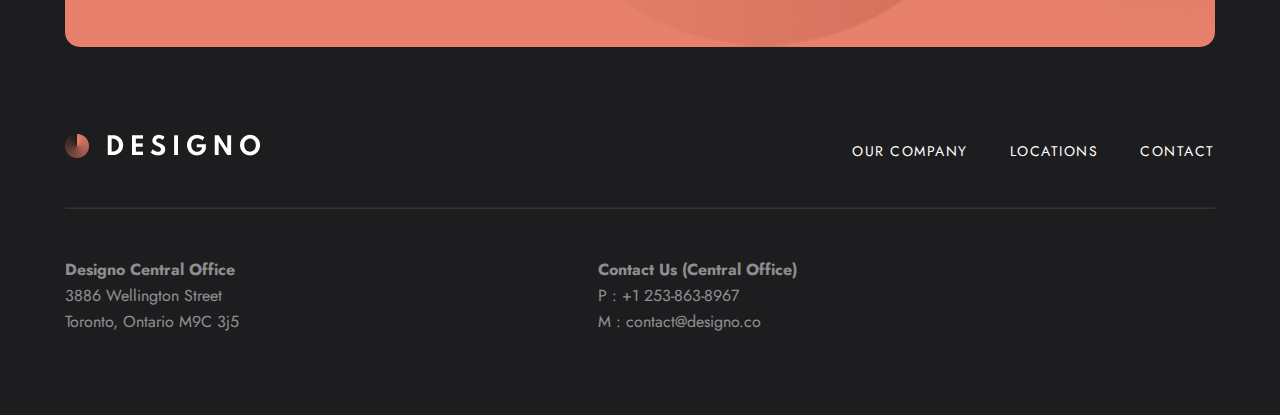
<file: App_Design_Page/app_design.html>
<!DOCTYPE html>
<html lang="en">

<head>
  <meta charset="UTF-8">
  <meta name="viewport" content="width=device-width, initial-scale=1.0">
  <link rel="preconnect" href="https://fonts.googleapis.com">
  <link rel="preconnect" href="https://fonts.gstatic.com" crossorigin>
  <link href="https://fonts.googleapis.com/css2?family=Jost:wght@400;500&display=swap" rel="stylesheet">
  <link rel="stylesheet" href="https://cdnjs.cloudflare.com/ajax/libs/font-awesome/6.5.1/css/all.min.css"
    integrity="sha512-DTOQO9RWCH3ppGqcWaEA1BIZOC6xxalwEsw9c2QQeAIftl+Vegovlnee1c9QX4TctnWMn13TZye+giMm8e2LwA=="
    crossorigin="anonymous" referrerpolicy="no-referrer" />
  <link rel="icon" href="../WebPage_Icon/icon.png">
  <link rel="stylesheet" href="style.css">
  <link rel="stylesheet" href="../CSS_Styles/header.css">
  <link rel="stylesheet" href="../CSS_Styles/footer.css">
  <title> Designo </title>
</head>

<body>
  <header>
    <a href="../index.html"> <img src="../Home_Page/Mobile_Images/Designo_Logo/Deisgno.png" alt="Deisgno">
    </a>
    <div class="burger_menu">
      <img src="../Home_Page/Mobile_Images/Icons/Hamburger_Menu.png" alt="">
      <a href="../Company_Page/Company_page.html">
        <nav> OUR COMPANY </nav>
      </a>
      <a href="../Location_Page/location_page.html">
        <nav> LOCATIONS </nav>
      </a>
      <a href="../Contact_Page/contact_page.html">
        <nav> CONTACT </nav>
      </a>
    </div>
  </header>
  <main>
    <section class="section1">
      <h1> App Design </h1>
      <p> Our mobile designs bring intuitive digital solutions
        to your customers right at their fingertips. </p>
    </section>

    <section class="section2">

      <div class="subject_conts">
        <img class="Mobile_Images" src="./Mobile_Images/Assets/Airfilter.png" alt="Example Image">
        <img class="Tablet_Images" src="./Tablet_Iamges/Assets/Airfilter.png" alt="Example Image">
        <div class="subject_conts_text">
          <h2> airfilter </h2>
          <p> Solving the problem of poor indoor air quality by filtering the air </p>
        </div>
      </div>

      <div class="subject_conts">
        <img class="Mobile_Images" src="./Mobile_Images/Assets/Eyecam.png" alt="Example Image">
        <img class="Tablet_Images" src="./Tablet_Iamges/Assets/Eyecam.png" alt="Example Image">
        <div class="subject_conts_text">
          <h2> eyecam </h2>
          <p> Product that lets you edit your favorite photos and videos at any time </p>
        </div>
      </div>

      <div class="subject_conts">
        <img class="Mobile_Images" src="./Mobile_Images/Assets/Faceit.png" alt="Example Image">
        <img class="Tablet_Images" src="./Tablet_Iamges/Assets/Faceit.png" alt="Example Image">
        <div class="subject_conts_text">
          <h2> faceit </h2>
          <p> Get to meet your favorite internet superstar with the faceit app </p>
        </div>
      </div>

      <div class="subject_conts">
        <img class="Mobile_Images" src="./Mobile_Images/Assets/Todo.png" alt="Example Image">
        <img class="Tablet_Images" src="./Tablet_Iamges/Assets/Todo.png" alt="Example Image">
        <div class="subject_conts_text">
          <h2> todo </h2>
          <p> A todo app that features cloud sync with light and dark mode </p>
        </div>
      </div>

      <div class="subject_conts">
        <img class="Mobile_Images" src="./Mobile_Images/Assets/Loopstudio.png" alt="Example Image">
        <img class="Tablet_Images" src="./Tablet_Iamges/Assets/Loopstudio.png" alt="Example Image">
        <div class="subject_conts_text">
          <h2> loopstudios </h2>
          <p> A VR experience app made for Loopstudios </p>
        </div>
      </div>
    </section>

    <section class="section3">
      <div class="design_conts web">
        <a href="../Web_Design_Page/web.html">
          <h2> WEB DESIGN </h2>
          <div class="view_projects">
            <p> VIEW PROJECTS </p>
            <img src="../Home_Page/Mobile_Images/Icons/Arrow.png" alt="Right Arrow">
          </div>
        </a>
        <div class="orange_back"></div>
      </div>

      <div class="design_conts graphic">
        <a href="../Graphic_Design_Page/graphic_page.html">
          <h2> GRAPHIC DESIGN </h2>
          <div class="view_projects">
            <p> VIEW PROJECTS </p>
            <img src="../Home_Page/Mobile_Images/Icons/Arrow.png" alt="Right Arrow">
          </div>
        </a>
        <div class="orange_back"></div>
      </div>
    </section>

    <section class="section4">
      <div class="talk_about_cont">
        <h4> Let’s talk about your project </h4>
        <p> Ready to take it to the next level? Contact us today and find out how our expertise can help your business
          grow. </p>
      </div>

      <a href="../Contact_Page/contact_page.html"> <button class="get_in_touch"> get in touch </button> </a>
    </section>
  </main>

  <footer>
    <div class="foot_cont_logo">
      <a href="../index.html"><img src="../Home_Page/Mobile_Images/Designo_Logo/Designo_footer.png"
          alt="Deisgno"></a>
      <hr class="foot_mobile_line">
      <ul class="about_list">
        <a href="../Company_Page/Company_page.html">
          <li> OUR COMPANY </li>
        </a>
        <a href="../Location_Page/location_page.html">
          <li> LOCATIONS </li>
        </a>
        <a href="../Contact_Page/contact_page.html">
          <li> CONTACT </li>
        </a>
      </ul>
    </div>

    <hr class="foot_tab_line">

    <div class="foot_location_cont">
      <ul class="contact_list">
        <li> <b> Designo Central Office </b> </li>
        <li> 3886 Wellington Street </li>
        <li> Toronto, Ontario M9C 3j5 </li>
      </ul>

      <ul class="contact_list">
        <li> <b>Contact Us (Central Office) </b> </li>
        <li> P : +1 253-863-8967 </li>
        <li> M : contact@designo.co </li>
      </ul>

      <div class="social">
        <i class="fa-brands fa-square-facebook fa-2xl icon"></i>
        <i class="fa-brands fa-youtube fa-2xl icon"></i>
        <i class="fa-brands fa-twitter fa-2xl icon"></i>
        <i class="fa-brands fa-pinterest fa-2xl icon"></i>
        <i class="fa-brands fa-instagram fa-2xl icon"></i>
      </div>
    </div>
  </footer>
</body>

</html>
</file>
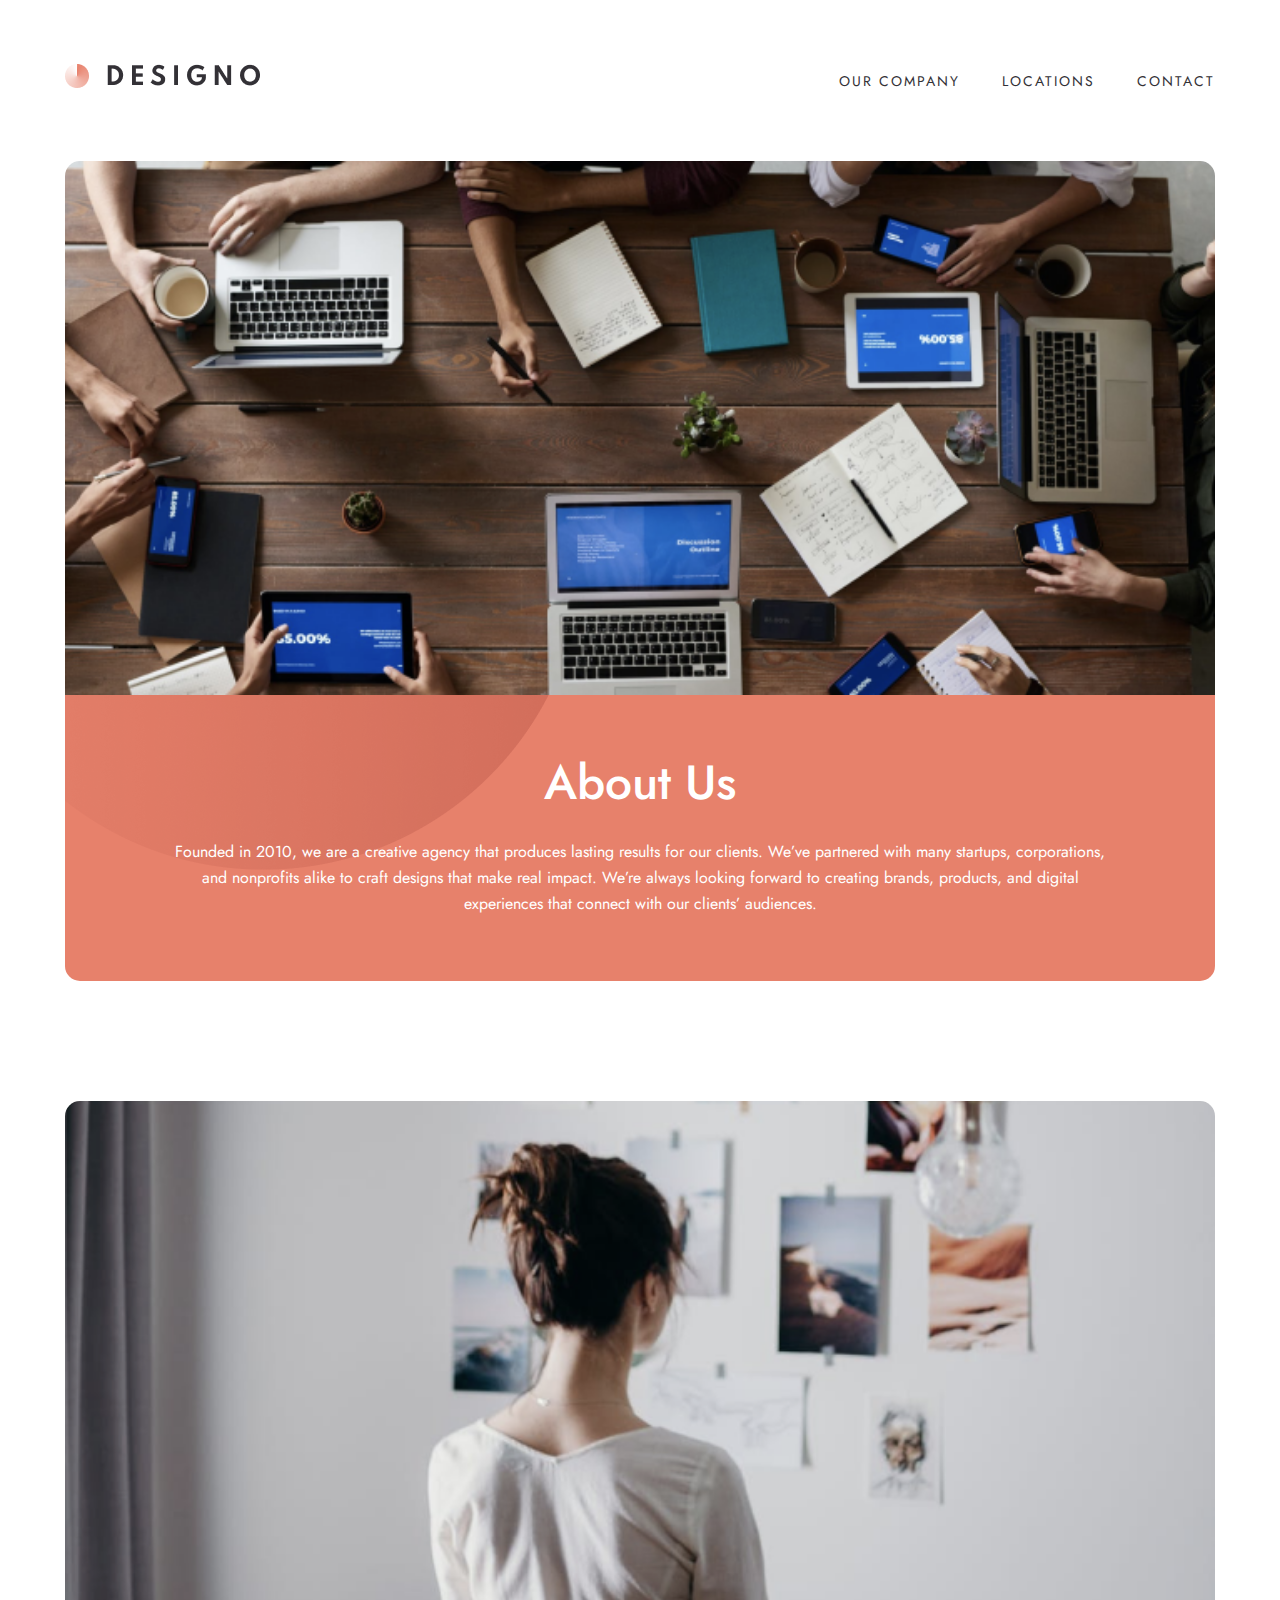
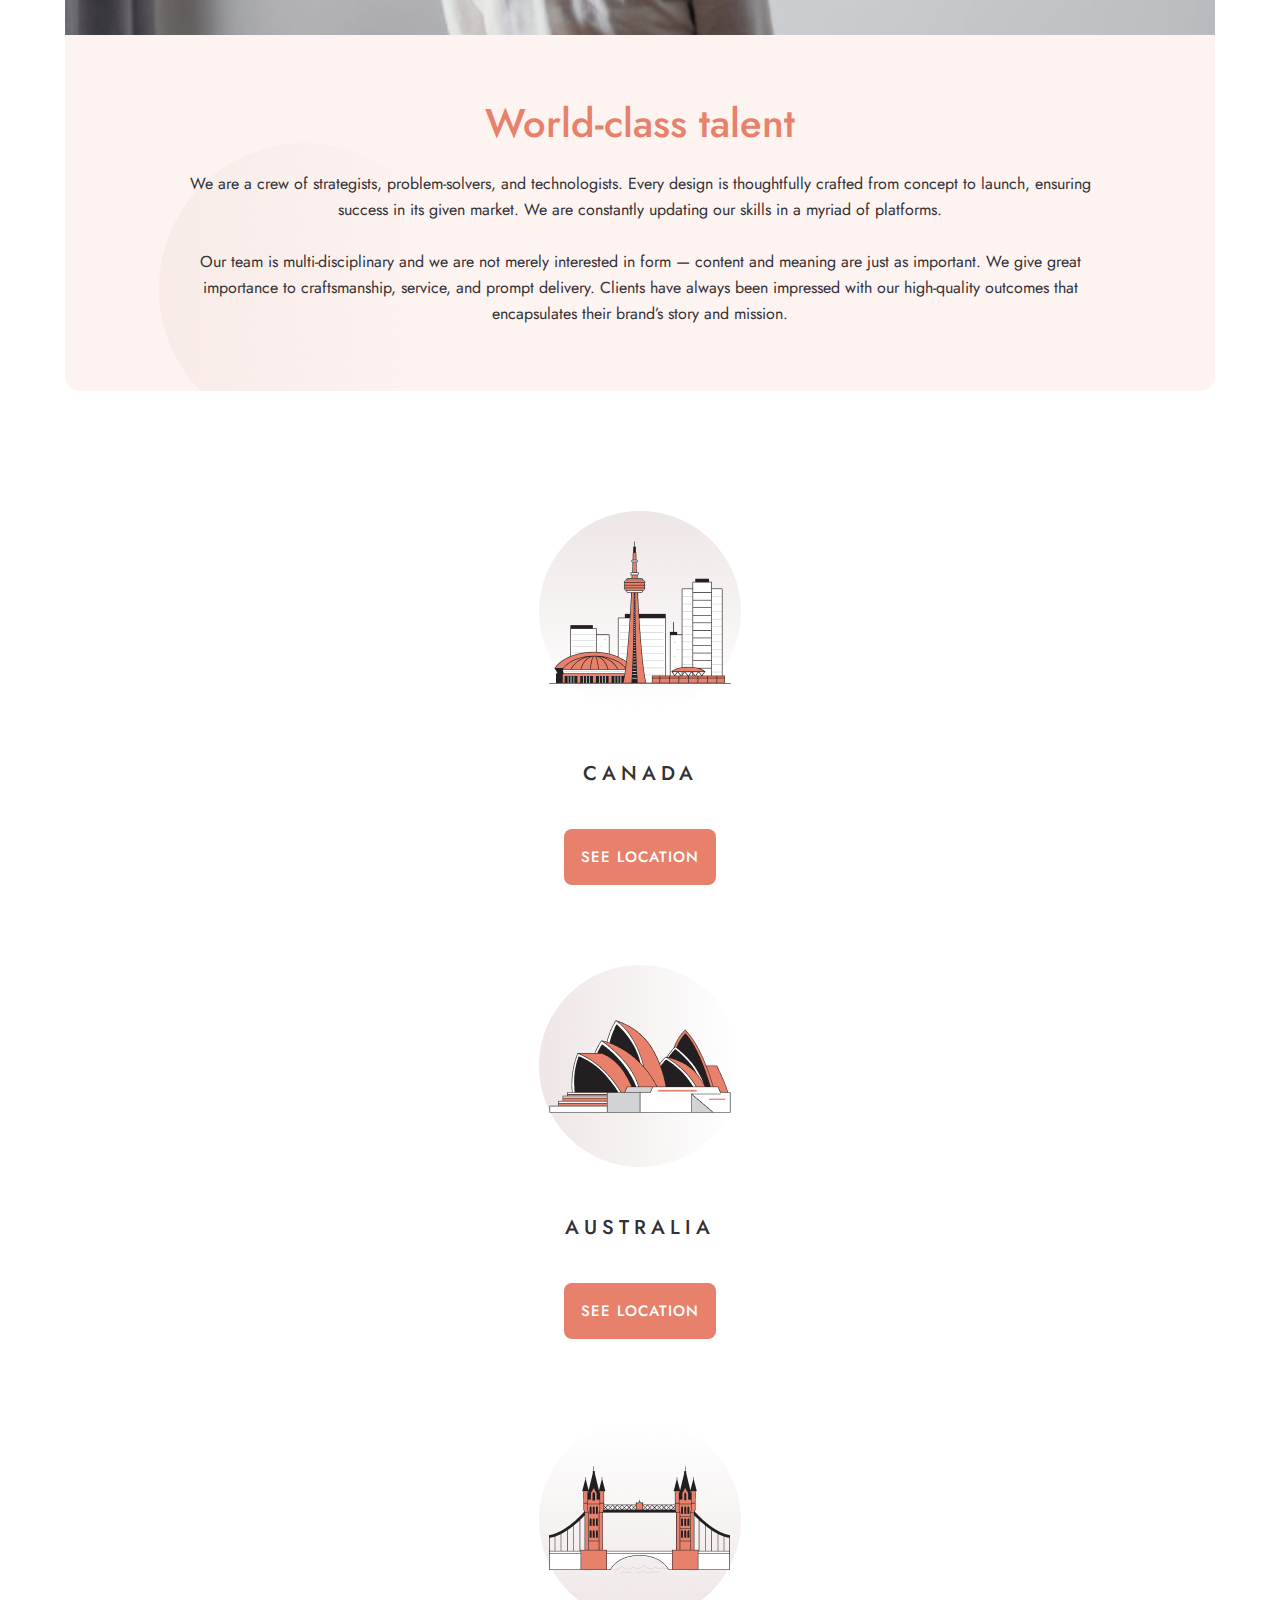
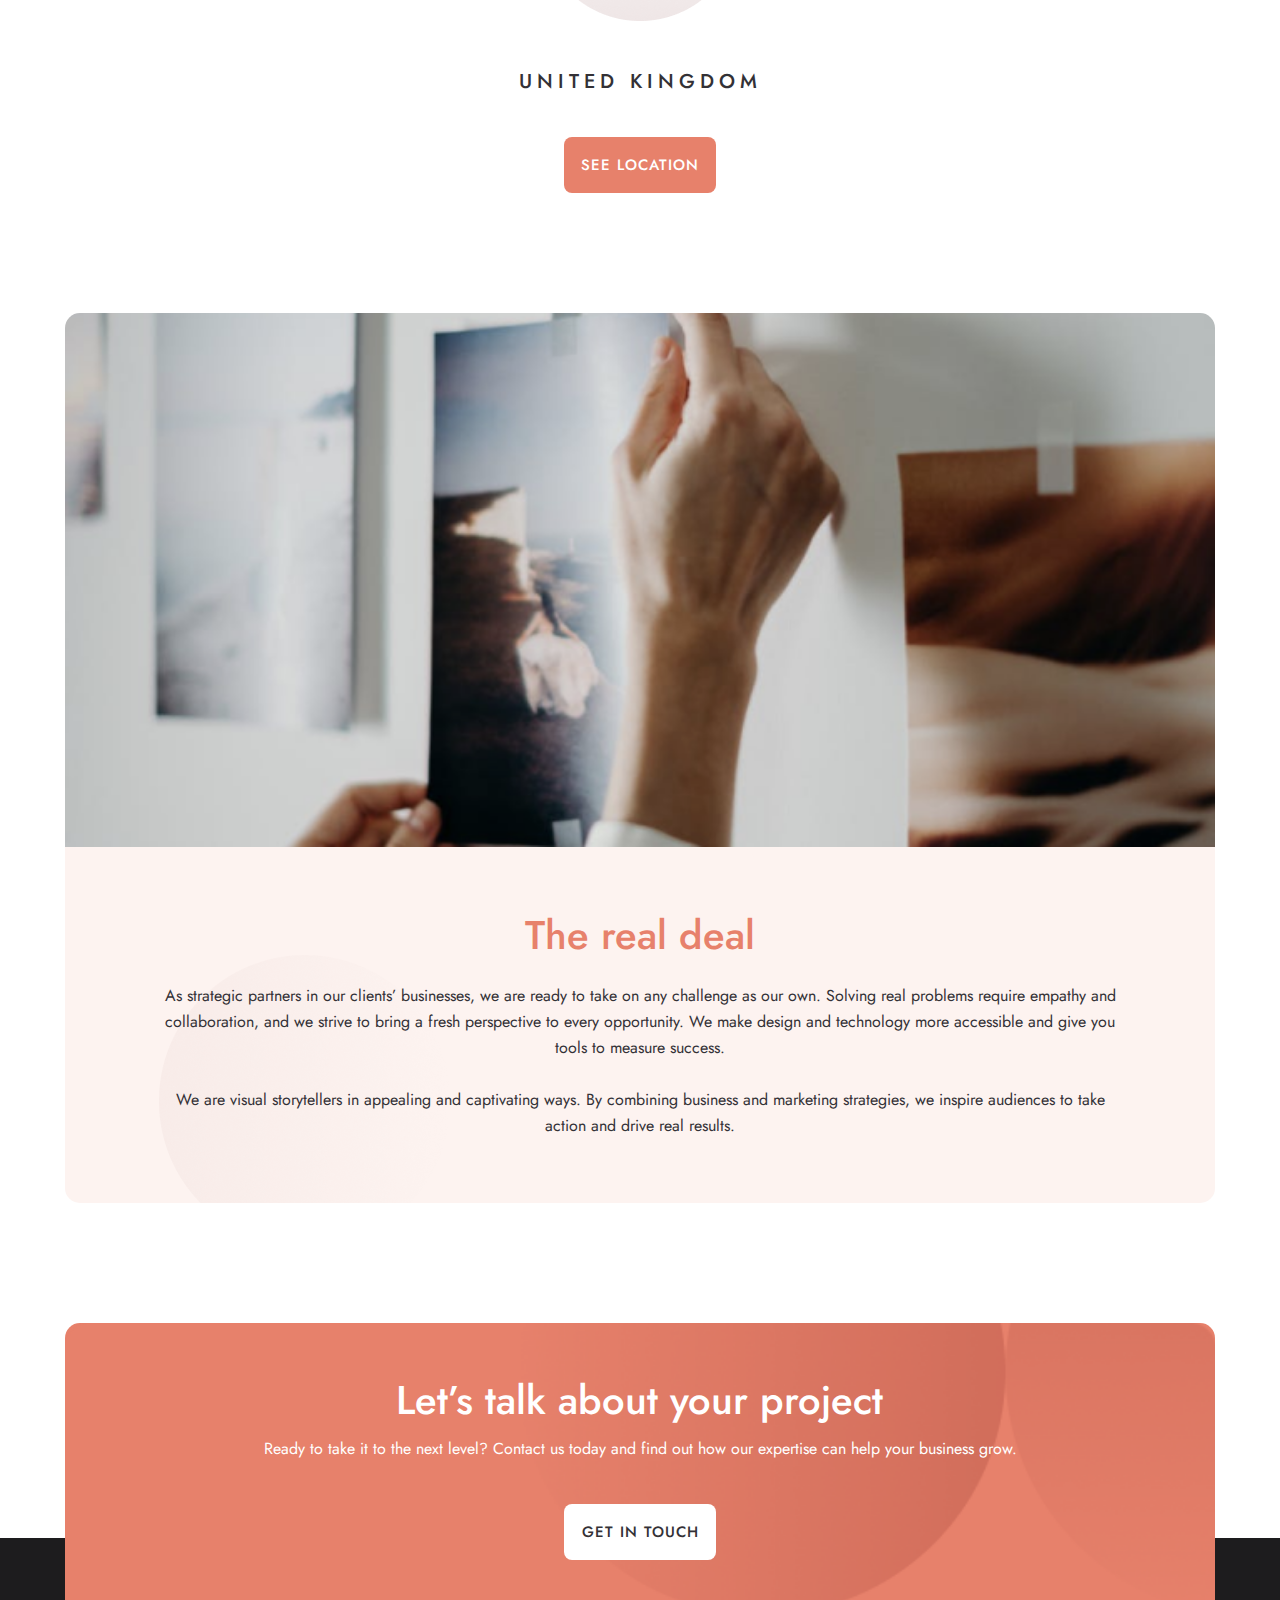
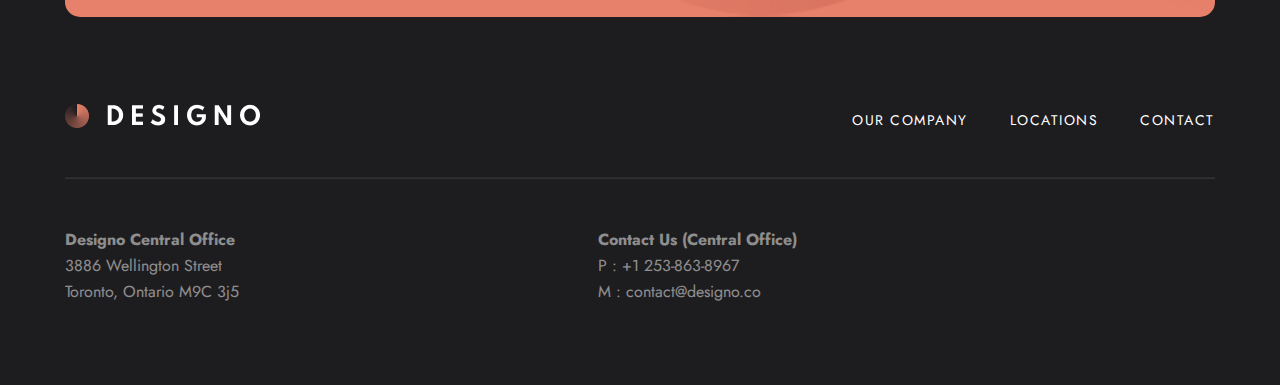
<file: Company_Page/Company_page.html>
<!DOCTYPE html>
<html lang="en">

<head>
  <meta charset="UTF-8">
  <meta name="viewport" content="width=device-width, initial-scale=1.0">
  <link rel="preconnect" href="https://fonts.googleapis.com">
  <link rel="preconnect" href="https://fonts.gstatic.com" crossorigin>
  <link href="https://fonts.googleapis.com/css2?family=Jost:wght@400;500&display=swap" rel="stylesheet">
  <link rel="stylesheet" href="https://cdnjs.cloudflare.com/ajax/libs/font-awesome/6.5.1/css/all.min.css"
    integrity="sha512-DTOQO9RWCH3ppGqcWaEA1BIZOC6xxalwEsw9c2QQeAIftl+Vegovlnee1c9QX4TctnWMn13TZye+giMm8e2LwA=="
    crossorigin="anonymous" referrerpolicy="no-referrer" />
  <link rel="icon" href="../WebPage_Icon/icon.png">
  <link rel="stylesheet" href="style.css">
  <link rel="stylesheet" href="../CSS_Styles/header.css">
  <link rel="stylesheet" href="../CSS_Styles/footer.css">
  <title> Designo </title>
</head>

<body>
  <header>
    <a href="../index.html"> <img src="../Home_Page/Mobile_Images/Designo_Logo/Deisgno.png" alt="Deisgno">
    </a>
    <div class="burger_menu">
      <img src="../Home_Page/Mobile_Images/Icons/Hamburger_Menu.png" alt="">
      <a href="../Company_Page/Company_page.html">
        <nav> OUR COMPANY </nav>
      </a>
      <a href="../Location_Page/location_page.html">
        <nav> LOCATIONS </nav>
      </a>
      <a href="../Contact_Page/contact_page.html">
        <nav> CONTACT </nav>
      </a>
    </div>
  </header>

  <main>
    <section class="section1">
      <img class="mobile_image" src="./Mobile_Images/Assets/Work_Desk.png" alt="Image">
      <img class="tablet_image" src="./Tablet_Images/Assets/Work_Desk.png" alt="Image">
      <img class="desktop_image" src="./Desktop_Images/Assets/Work_Desk.png" alt="Image">
      <div class="text_cont about_cont">
        <h1> About Us </h1>
        <p> Founded in 2010, we are a creative agency that produces lasting results for our clients. We’ve partnered
          with many startups, corporations, and nonprofits alike to craft designs that make real impact. We’re always
          looking forward to creating brands, products, and digital experiences that connect with our clients’
          audiences. </p>
      </div>
    </section>

    <section class="section2">
      <img class="mobile_image" src="./Mobile_Images/Assets/Avatar.png" alt="Woman Image">
      <img class="tablet_image" src="./Tablet_Images/Assets/Avatar.png" alt="Woman Image">
      <img class="desktop_image" src="./Desktop_Images/Assets/Avatar.png" alt="Woman Image">
      <div class="text_cont world_class">
        <h2> World-class talent </h2>
        <p> We are a crew of strategists, problem-solvers, and technologists. Every design is thoughtfully crafted from
          concept to launch, ensuring success in its given market. We are constantly updating our skills in a myriad of
          platforms. <br> <br>
          Our team is multi-disciplinary and we are not merely interested in form — content and meaning are just as
          important. We give great importance to craftsmanship, service, and prompt delivery. Clients have always been
          impressed with our high-quality outcomes that encapsulates their brand’s story and mission. </p>
      </div>
    </section>

    <section class="section3">
      <div class="location_conts">
        <img src="./Mobile_Images/Location_Icons/Canada.png" alt="Icon">
        <h3> CANADA </h3>
        <a href="../Location_Page/location_page.html"> <button class="see_loc"> SEE LOCATION </button></a>
      </div>

      <div class="location_conts">
        <img src="./Mobile_Images/Location_Icons/Australia.png" alt="Icon">
        <h3> AUSTRALIA </h3>
        <a href="../Location_Page/location_page.html"> <button class="see_loc"> SEE LOCATION </button></a>
      </div>

      <div class="location_conts">
        <img src="./Mobile_Images/Location_Icons/UK.png" alt="Icon">
        <h3> UNITED KINGDOM </h3>
        <a href="../Location_Page/location_page.html"> <button class="see_loc"> SEE LOCATION </button></a>
      </div>
    </section>

    <section class="section4-1">
      <img class="mobile_image" src="./Mobile_Images/Assets/Wall.jpg" alt="Image">
      <img class="tablet_image" src="./Tablet_Images/Assets/Wall.png" alt="Image">
      <img class="desktop_image" src="./Desktop_Images/Assets/Wall.png" alt="Image">
      <div class="text_cont real_deal">
        <h2> The real deal </h2>
        <p> As strategic partners in our clients’ businesses, we are ready to take on any challenge as our own.
          Solving real problems require empathy and collaboration, and we strive to bring a fresh perspective to every
          opportunity. We make design and technology more accessible and give you tools to measure success. <br> <br>
          We are visual storytellers in appealing and captivating ways. By combining business and marketing strategies,
          we inspire audiences to take action and drive real results.</p>
      </div>
    </section>

    <section class="section4">
      <div class="talk_about_cont">
        <h4> Let’s talk about your project </h4>
        <p> Ready to take it to the next level? Contact us today and find out how our expertise can help your business
          grow. </p>
      </div>

      <a href="../Contact_Page/contact_page.html"> <button class="get_in_touch"> get in touch </button> </a>
    </section>
  </main>

  <footer>
    <div class="foot_cont_logo">
      <a href="../index.html"><img src="../Home_Page/Mobile_Images/Designo_Logo/Designo_footer.png"
          alt="Deisgno"></a>
      <hr class="foot_mobile_line">
      <ul class="about_list">
        <a href="./Company_page.html">
          <li> OUR COMPANY </li>
        </a>
        <a href="../Location_Page/location_page.html">
          <li> LOCATIONS </li>
        </a>
        <a href="../Contact_Page/contact_page.html">
          <li> CONTACT </li>
        </a>
      </ul>
    </div>

    <hr class="foot_tab_line">

    <div class="foot_location_cont">
      <ul class="contact_list">
        <li> <b> Designo Central Office </b> </li>
        <li> 3886 Wellington Street </li>
        <li> Toronto, Ontario M9C 3j5 </li>
      </ul>

      <ul class="contact_list">
        <li> <b>Contact Us (Central Office) </b> </li>
        <li> P : +1 253-863-8967 </li>
        <li> M : contact@designo.co </li>
      </ul>

      <div class="social">
        <i class="fa-brands fa-square-facebook fa-2xl icon"></i>
        <i class="fa-brands fa-youtube fa-2xl icon"></i>
        <i class="fa-brands fa-twitter fa-2xl icon"></i>
        <i class="fa-brands fa-pinterest fa-2xl icon"></i>
        <i class="fa-brands fa-instagram fa-2xl icon"></i>
      </div>
    </div>
  </footer>
</body>

</html>
</file>
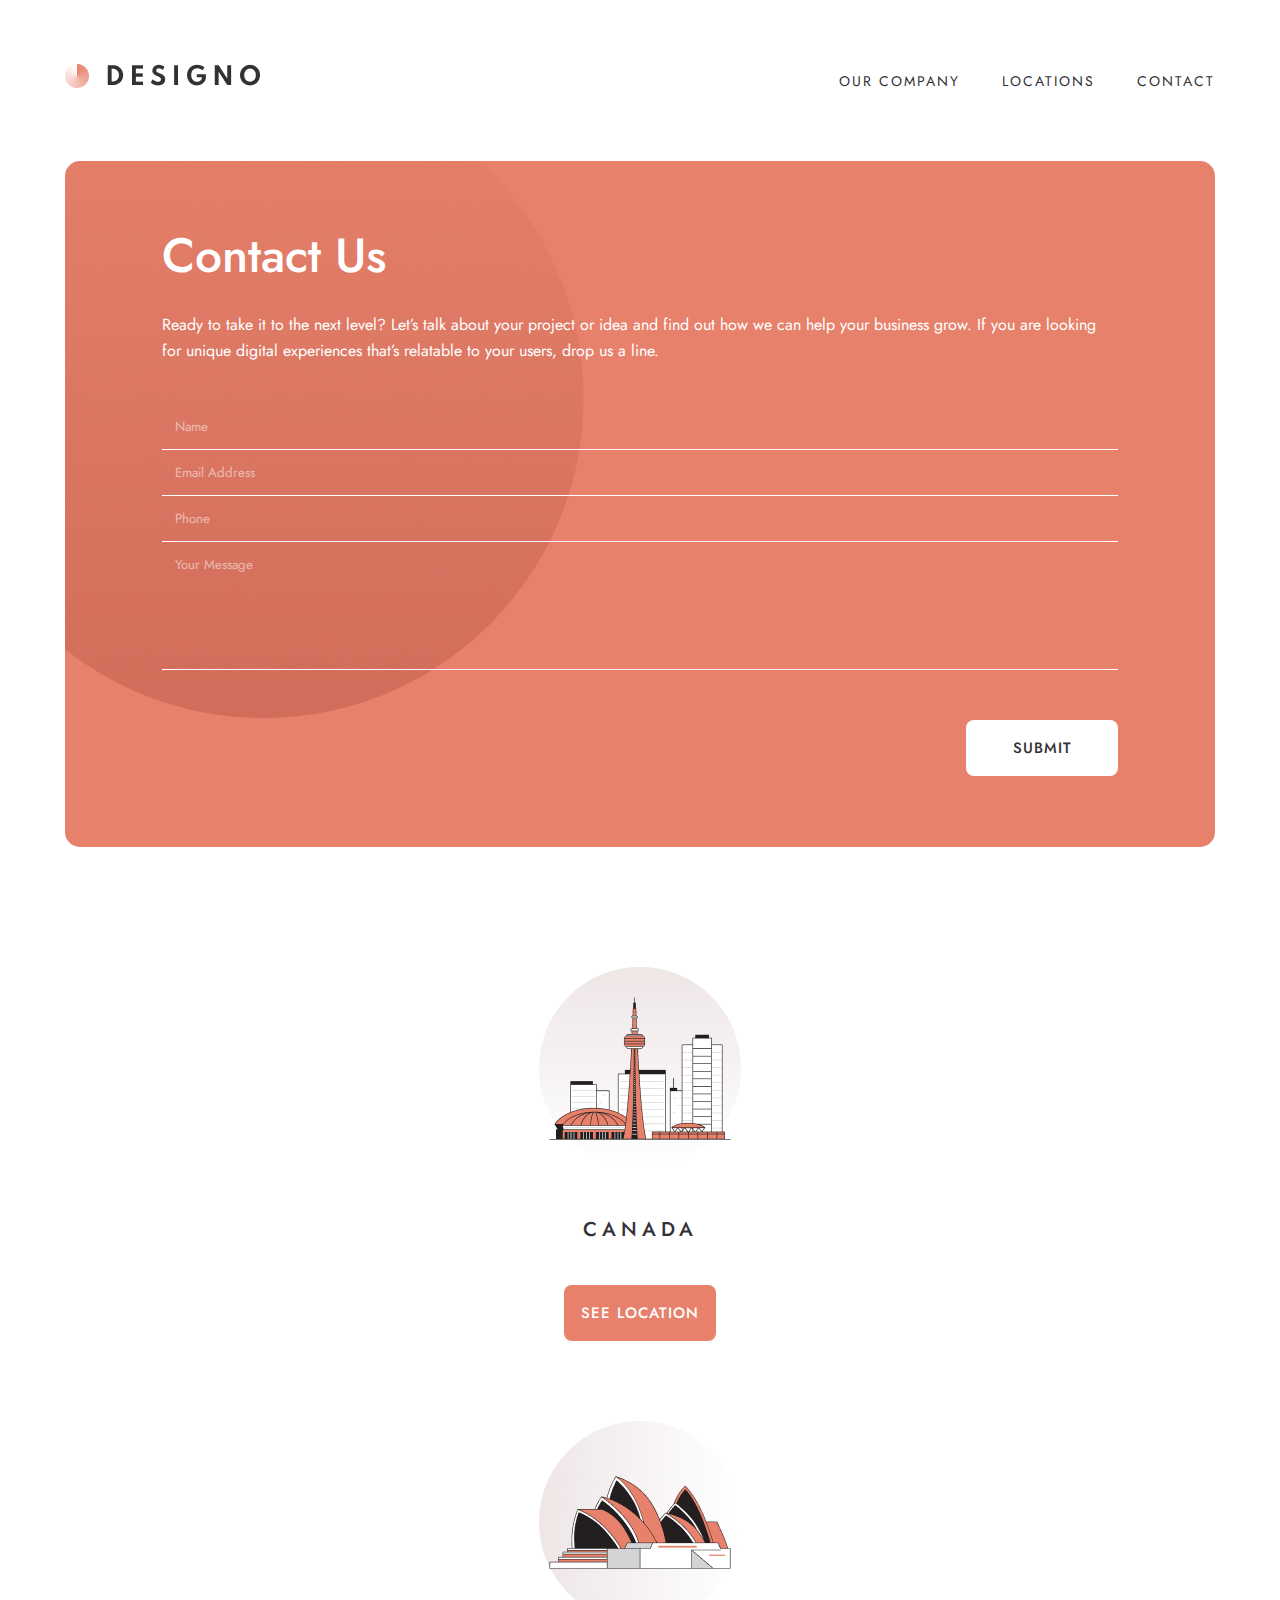
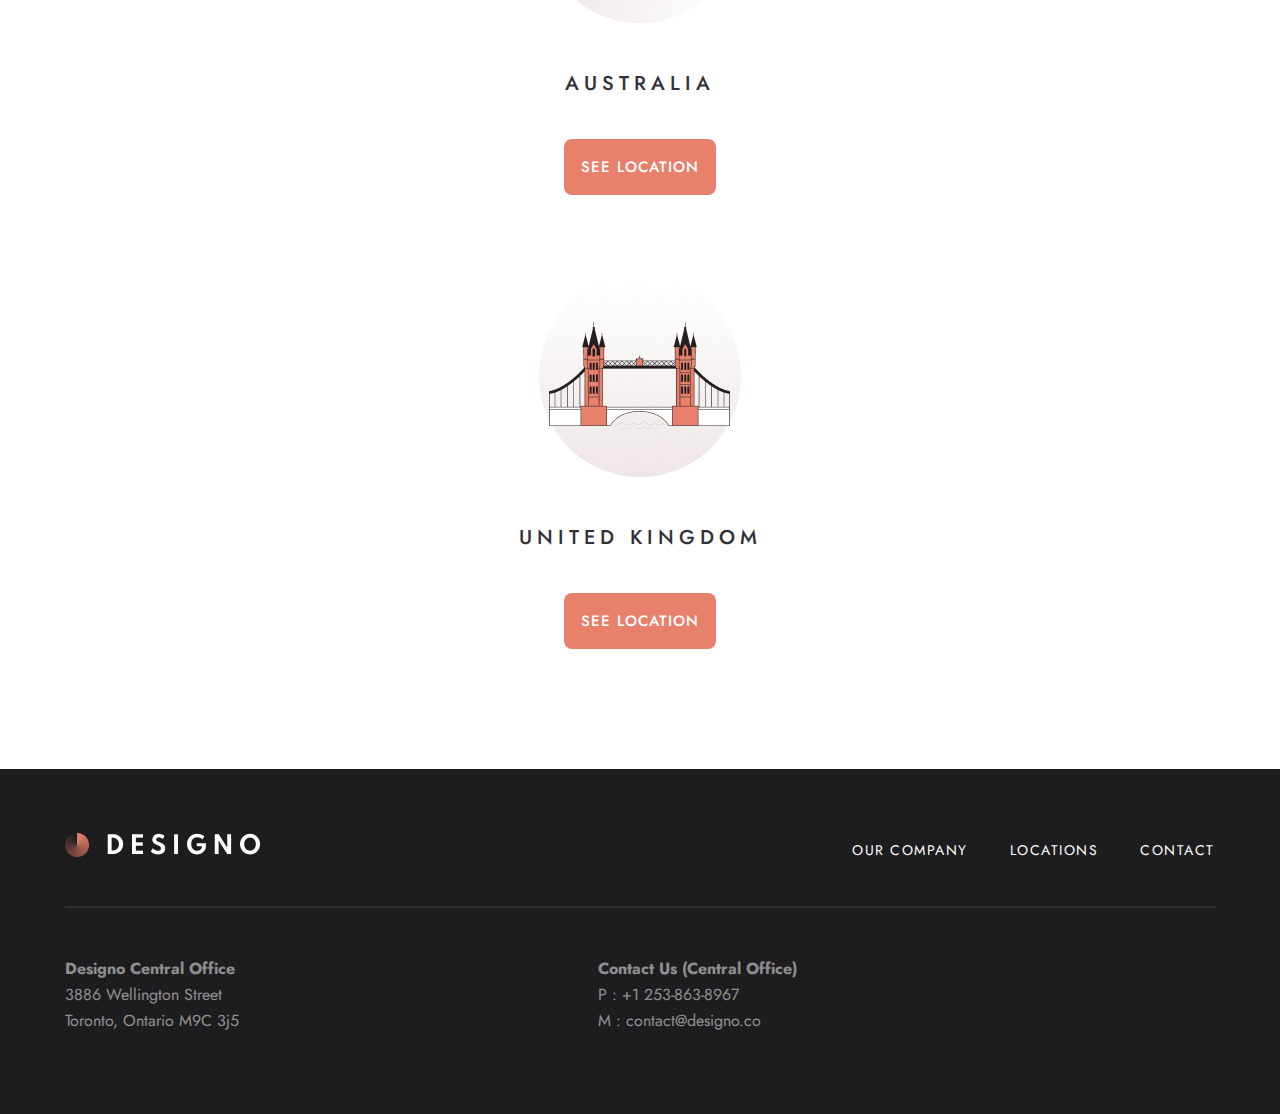
<file: Contact_Page/contact_page.html>
<!DOCTYPE html>
<html lang="en">

<head>
  <meta charset="UTF-8">
  <meta name="viewport" content="width=device-width, initial-scale=1.0">
  <link rel="preconnect" href="https://fonts.googleapis.com">
  <link rel="preconnect" href="https://fonts.gstatic.com" crossorigin>
  <link href="https://fonts.googleapis.com/css2?family=Jost:wght@400;500&display=swap" rel="stylesheet">
  <link rel="stylesheet" href="https://cdnjs.cloudflare.com/ajax/libs/font-awesome/6.5.1/css/all.min.css"
    integrity="sha512-DTOQO9RWCH3ppGqcWaEA1BIZOC6xxalwEsw9c2QQeAIftl+Vegovlnee1c9QX4TctnWMn13TZye+giMm8e2LwA=="
    crossorigin="anonymous" referrerpolicy="no-referrer" />
  <link rel="icon" href="../WebPage_Icon/icon.png">
  <link rel="stylesheet" href="style.css">
  <link rel="stylesheet" href="../CSS_Styles/header.css">
  <link rel="stylesheet" href="../CSS_Styles/footer.css">
  <title> Designo </title>
</head>

<body>
  <header>
    <a href="../index.html"> <img src="../Home_Page/Mobile_Images/Designo_Logo/Deisgno.png" alt="Deisgno">
    </a>
    <div class="burger_menu">
      <img src="../Home_Page/Mobile_Images/Icons/Hamburger_Menu.png" alt="">
      <a href="../Company_Page/Company_page.html">
        <nav> OUR COMPANY </nav>
      </a>
      <a href="../Location_Page/location_page.html">
        <nav> LOCATIONS </nav>
      </a>
      <a href="../Contact_Page/contact_page.html">
        <nav> CONTACT </nav>
      </a>
    </div>
  </header>

  <main>
    <section class="section1">
      <div class="text_cont">
        <h1> Contact Us </h1>
        <p> Ready to take it to the next level? Let’s talk about your project or idea and find out how we can help your
          business grow. If you are looking for unique digital experiences that’s relatable to your users, drop us a
          line. </p>
      </div>
      <div class="input_cont">
        <form name="form">
          <input type="text" placeholder="Name">
          <input type="email" placeholder="Email Address">
          <input type="number" placeholder="Phone">
          <textarea class="scroll" name="Text1" placeholder="Your Message"></textarea>
        </form>
        <button class="submit_button"> SUBMIT </button>
      </div>
    </section>

    <section class="section2">
      <div class="location_conts">
        <img src="../Company_Page/Mobile_Images/Location_Icons/Canada.png" alt="Icon">
        <h3> CANADA </h3>
        <a href="../Location_Page/location_page.html"> <button class="see_loc"> SEE LOCATION </button></a>
      </div>

      <div class="location_conts">
        <img src="../Company_Page/Mobile_Images/Location_Icons/Australia.png" alt="Icon">
        <h3> AUSTRALIA </h3>
        <a href="../Location_Page/location_page.html"> <button class="see_loc"> SEE LOCATION </button></a>
      </div>

      <div class="location_conts">
        <img src="../Company_Page/Mobile_Images/Location_Icons/UK.png" alt="Icon">
        <h3> UNITED KINGDOM </h3>
        <a href="../Location_Page/location_page.html"> <button class="see_loc"> SEE LOCATION </button></a>
      </div>
    </section>
  </main>


  <footer>
    <div class="foot_cont_logo">
      <a href="../index.html"><img src="../Home_Page/Mobile_Images/Designo_Logo/Designo_footer.png"
          alt="Deisgno"></a>
      <hr class="foot_mobile_line">
      <ul class="about_list">
        <a href="../Company_Page/Company_page.html">
          <li> OUR COMPANY </li>
        </a>
        <a href="../Location_Page/location_page.html">
          <li> LOCATIONS </li>
        </a>
        <a href="../Contact_Page/contact_page.html">
          <li> CONTACT </li>
        </a>
      </ul>
    </div>

    <hr class="foot_tab_line">

    <div class="foot_location_cont">
      <ul class="contact_list">
        <li> <b> Designo Central Office </b> </li>
        <li> 3886 Wellington Street </li>
        <li> Toronto, Ontario M9C 3j5 </li>
      </ul>

      <ul class="contact_list">
        <li> <b>Contact Us (Central Office) </b> </li>
        <li> P : +1 253-863-8967 </li>
        <li> M : contact@designo.co </li>
      </ul>

      <div class="social">
        <i class="fa-brands fa-square-facebook fa-2xl icon"></i>
        <i class="fa-brands fa-youtube fa-2xl icon"></i>
        <i class="fa-brands fa-twitter fa-2xl icon"></i>
        <i class="fa-brands fa-pinterest fa-2xl icon"></i>
        <i class="fa-brands fa-instagram fa-2xl icon"></i>
      </div>
    </div>
  </footer>
</body>

</html>
</file>
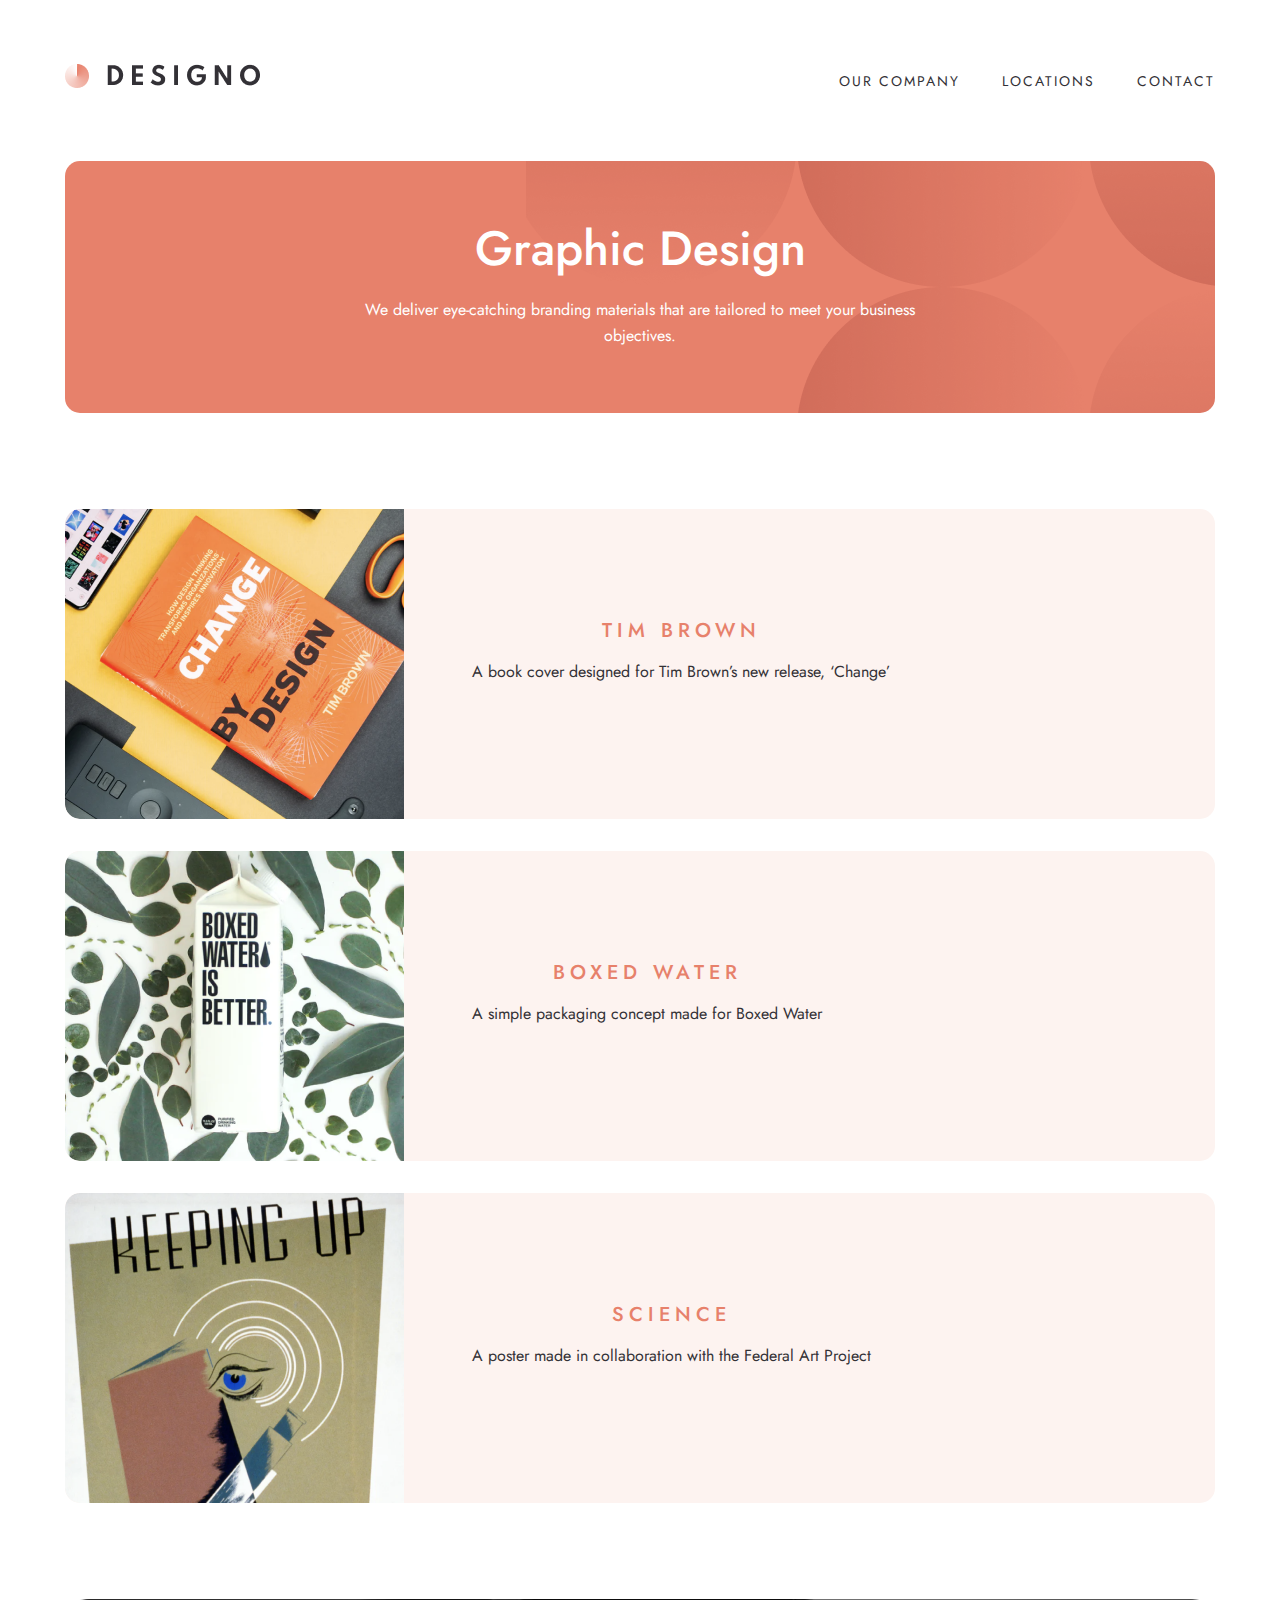
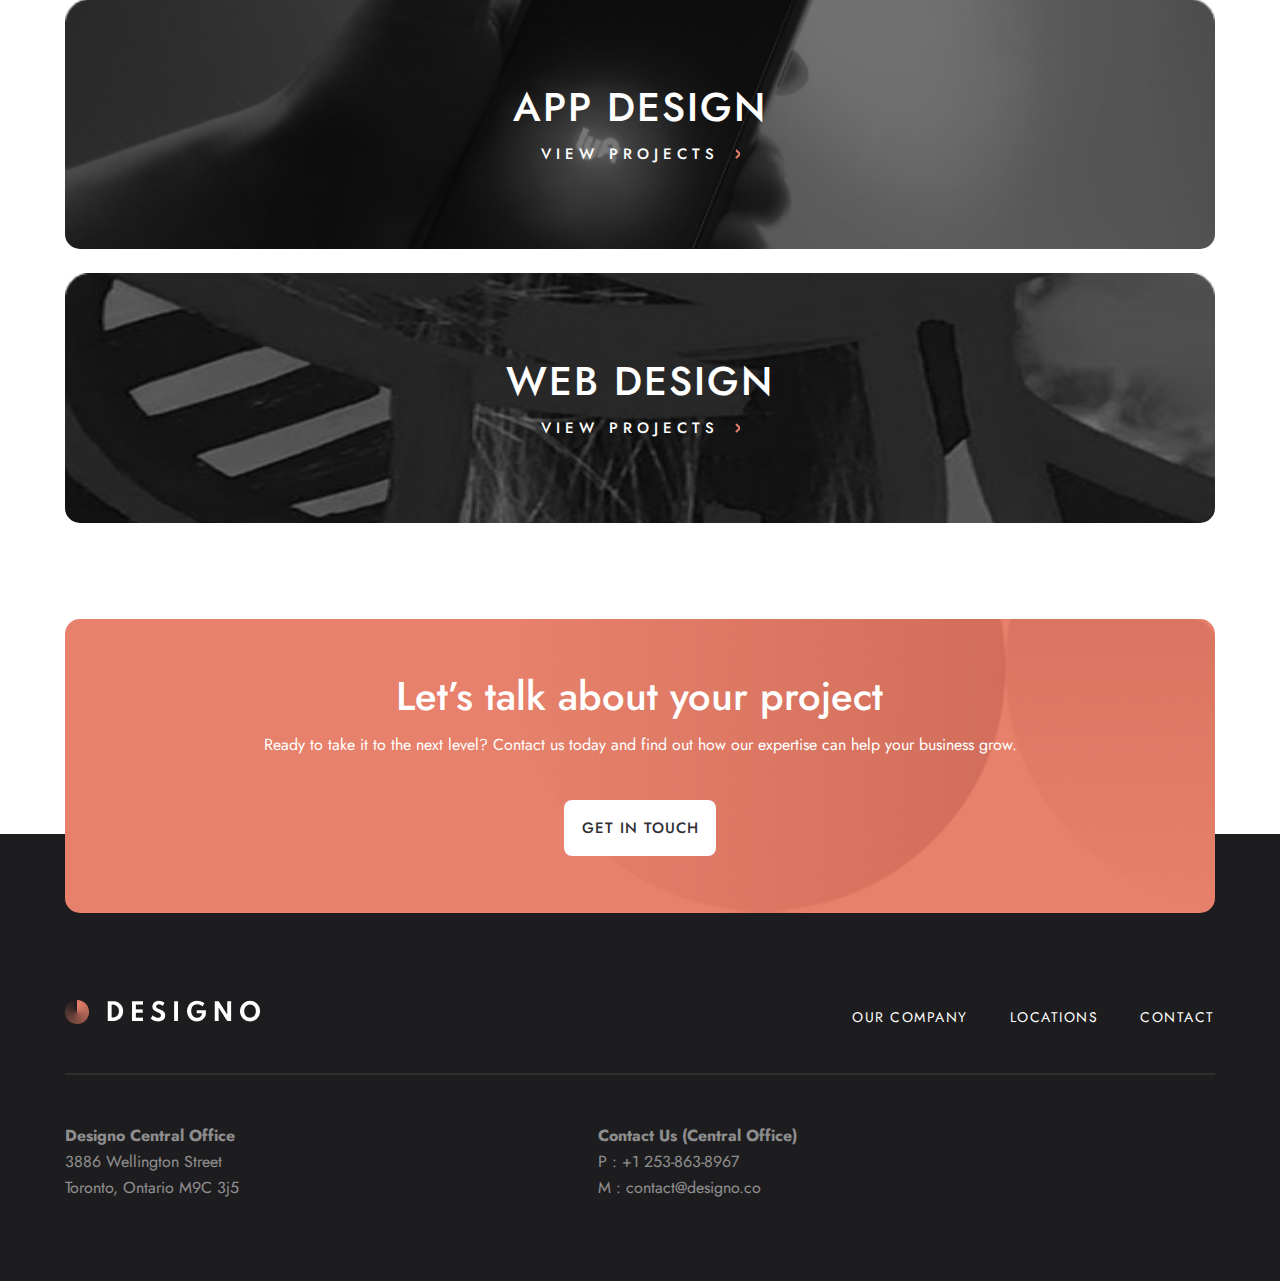
<file: Graphic_Design_Page/graphic_page.html>
<!DOCTYPE html>
<html lang="en">

<head>
  <meta charset="UTF-8">
  <meta name="viewport" content="width=device-width, initial-scale=1.0">
  <link rel="preconnect" href="https://fonts.googleapis.com">
  <link rel="preconnect" href="https://fonts.gstatic.com" crossorigin>
  <link href="https://fonts.googleapis.com/css2?family=Jost:wght@400;500&display=swap" rel="stylesheet">
  <link rel="stylesheet" href="https://cdnjs.cloudflare.com/ajax/libs/font-awesome/6.5.1/css/all.min.css"
    integrity="sha512-DTOQO9RWCH3ppGqcWaEA1BIZOC6xxalwEsw9c2QQeAIftl+Vegovlnee1c9QX4TctnWMn13TZye+giMm8e2LwA=="
    crossorigin="anonymous" referrerpolicy="no-referrer" />
  <link rel="icon" href="../WebPage_Icon/icon.png">
  <link rel="stylesheet" href="style.css">
  <link rel="stylesheet" href="../CSS_Styles/header.css">
  <link rel="stylesheet" href="../CSS_Styles/footer.css">
  <title> Designo </title>
</head>

<body>
  <header>
    <a href="../index.html"> <img src="../Home_Page/Mobile_Images/Designo_Logo/Deisgno.png" alt="Deisgno">
    </a>
    <div class="burger_menu">
      <img src="../Home_Page/Mobile_Images/Icons/Hamburger_Menu.png" alt="">
      <a href="../Company_Page/Company_page.html">
        <nav> OUR COMPANY </nav>
      </a>
      <a href="../Location_Page/location_page.html">
        <nav> LOCATIONS </nav>
      </a>
      <a href="../Contact_Page/contact_page.html">
        <nav> CONTACT </nav>
      </a>
    </div>
  </header>
  <main>
    <section class="section1">
      <h1> Graphic Design </h1>
      <p> We deliver eye-catching branding materials that are
        tailored to meet your business objectives. </p>
    </section>

    <section class="section2">
      <div class="subject_conts">
        <img class="Mobile_Images" src="./Mobile_Images/Assets/Tim_Brown.png" alt="Example Image">
        <img class="Tablet_Images" src="./Tablet_Images/Assets/Tim_Brown.png" alt="Example Image">
        <div class="subject_conts_text">
          <h2> tim brown </h2>
          <p> A book cover designed for Tim Brown’s new release, ‘Change’ </p>
        </div>
      </div>

      <div class="subject_conts">
        <img class="Mobile_Images" src="./Mobile_Images/Assets/Boxed_Water.png" alt="Example Image">
        <img class="Tablet_Images" src="./Tablet_Images/Assets/Boxed_Water.png" alt="Example Image">
        <div class="subject_conts_text">
          <h2> boxed water </h2>
          <p> A simple packaging concept made for Boxed Water </p>
        </div>
      </div>

      <div class="subject_conts">
        <img class="Mobile_Images" src="./Mobile_Images/Assets/Science.png" alt="Example Image">
        <img class="Tablet_Images" src="./Tablet_Images/Assets/Science.png" alt="Example Image">
        <div class="subject_conts_text">
          <h2> science </h2>
          <p> A poster made in collaboration with
            the Federal Art Project </p>
        </div>
      </div>
    </section>

    <section class="section3">
      <div class="design_conts app">
        <a href="../App_Design_Page/app_design.html">
          <h2> APP DESIGN </h2>
          <div class="view_projects">
            <p> VIEW PROJECTS </p>
            <img src="../Home_Page/Mobile_Images/Icons/Arrow.png" alt="Right Arrow">
          </div>
        </a>
        <div class="orange_back"></div>
      </div>

      <div class="design_conts web">
        <a href="../Web_Design_Page/web.html">
          <h2> WEB DESIGN </h2>
          <div class="view_projects">
            <p> VIEW PROJECTS </p>
            <img src="../Home_Page/Mobile_Images/Icons/Arrow.png" alt="Right Arrow">
          </div>
        </a>
        <div class="orange_back"></div>
      </div>
    </section>

    <section class="section4">
      <div class="talk_about_cont">
        <h4> Let’s talk about your project </h4>
        <p> Ready to take it to the next level? Contact us today and find out how our expertise can help your business
          grow. </p>
      </div>

      <a href="../Contact_Page/contact_page.html"> <button class="get_in_touch"> get in touch </button> </a>
    </section>
  </main>

  <footer>
    <div class="foot_cont_logo">
      <a href="../index.html"><img src="../Home_Page/Mobile_Images/Designo_Logo/Designo_footer.png"
          alt="Deisgno"></a>
      <hr class="foot_mobile_line">
      <ul class="about_list">
        <a href="../Company_Page/Company_page.html">
          <li> OUR COMPANY </li>
        </a>
        <a href="../Location_Page/location_page.html">
          <li> LOCATIONS </li>
        </a>
        <a href="../Contact_Page/contact_page.html">
          <li> CONTACT </li>
        </a>
      </ul>
    </div>

    <hr class="foot_tab_line">

    <div class="foot_location_cont">
      <ul class="contact_list">
        <li> <b> Designo Central Office </b> </li>
        <li> 3886 Wellington Street </li>
        <li> Toronto, Ontario M9C 3j5 </li>
      </ul>

      <ul class="contact_list">
        <li> <b>Contact Us (Central Office) </b> </li>
        <li> P : +1 253-863-8967 </li>
        <li> M : contact@designo.co </li>
      </ul>

      <div class="social">
        <i class="fa-brands fa-square-facebook fa-2xl icon"></i>
        <i class="fa-brands fa-youtube fa-2xl icon"></i>
        <i class="fa-brands fa-twitter fa-2xl icon"></i>
        <i class="fa-brands fa-pinterest fa-2xl icon"></i>
        <i class="fa-brands fa-instagram fa-2xl icon"></i>
      </div>
    </div>
  </footer>
</body>

</html>
</file>
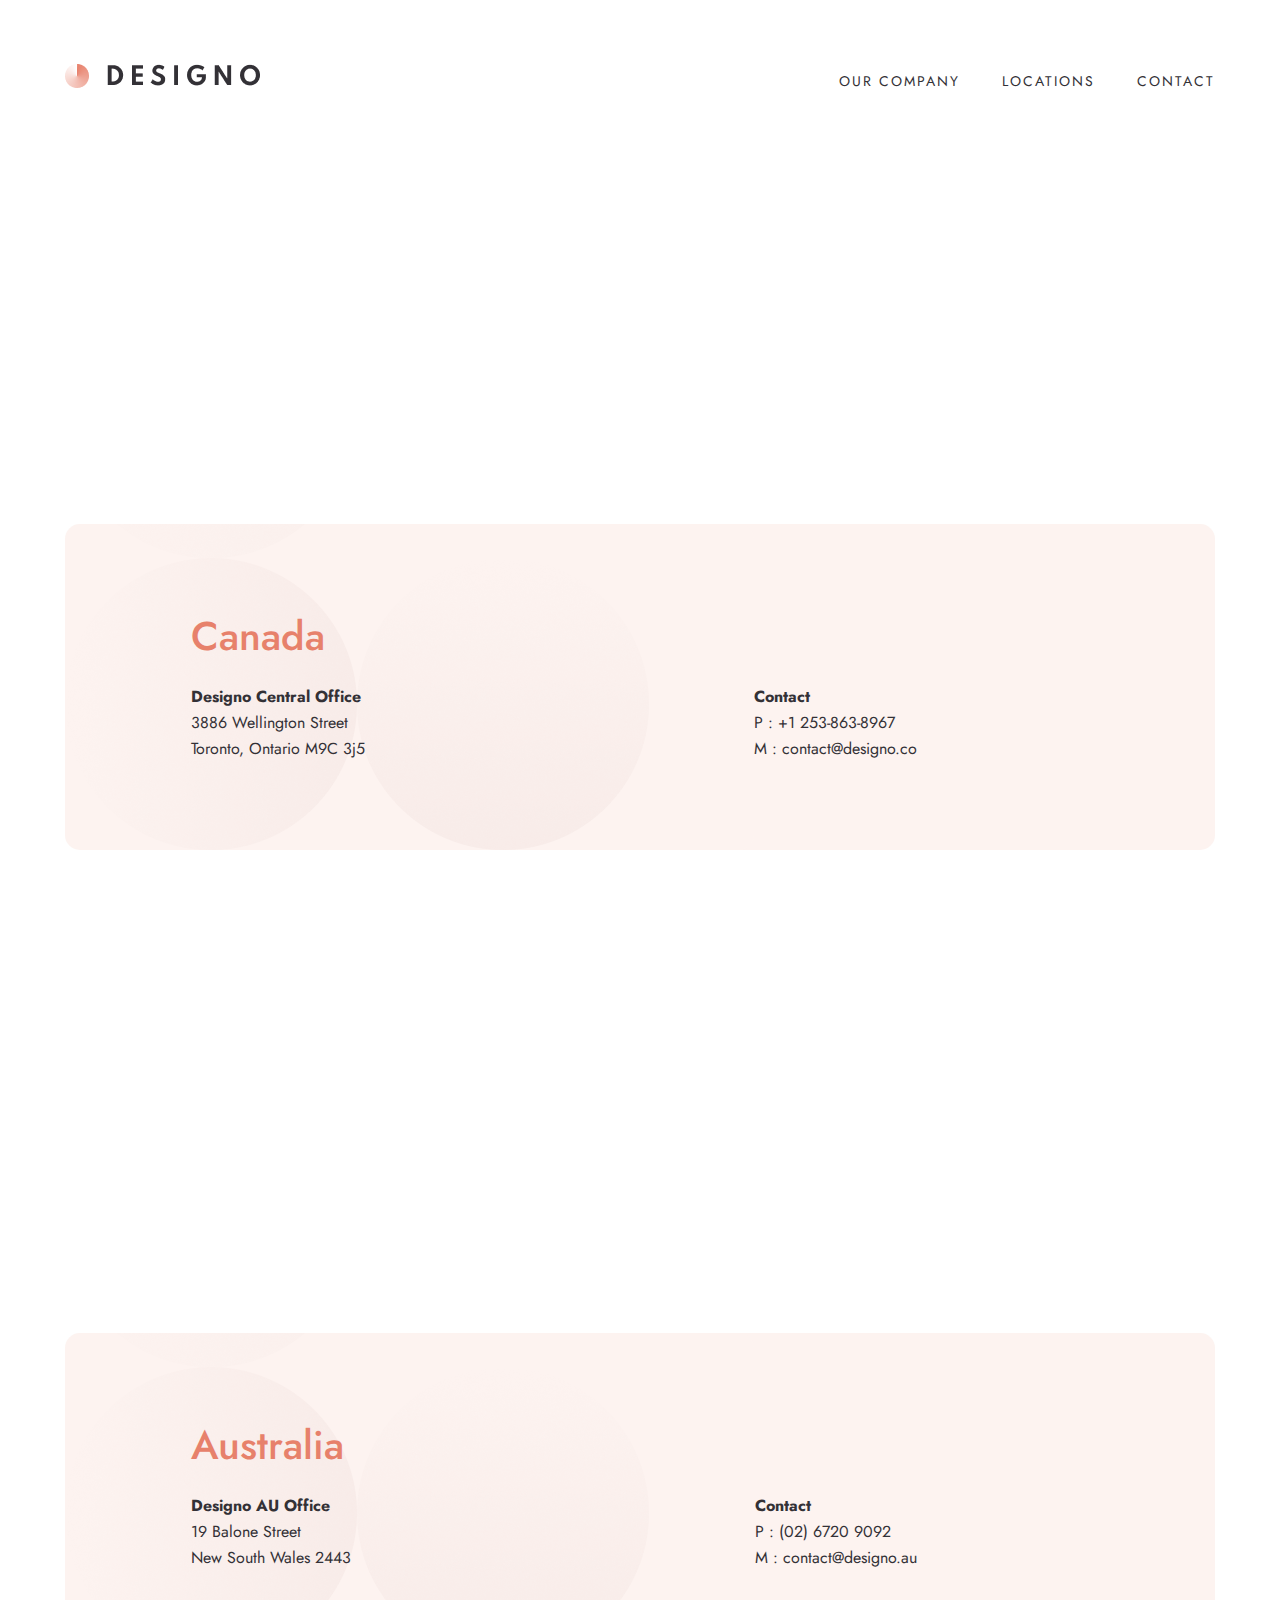
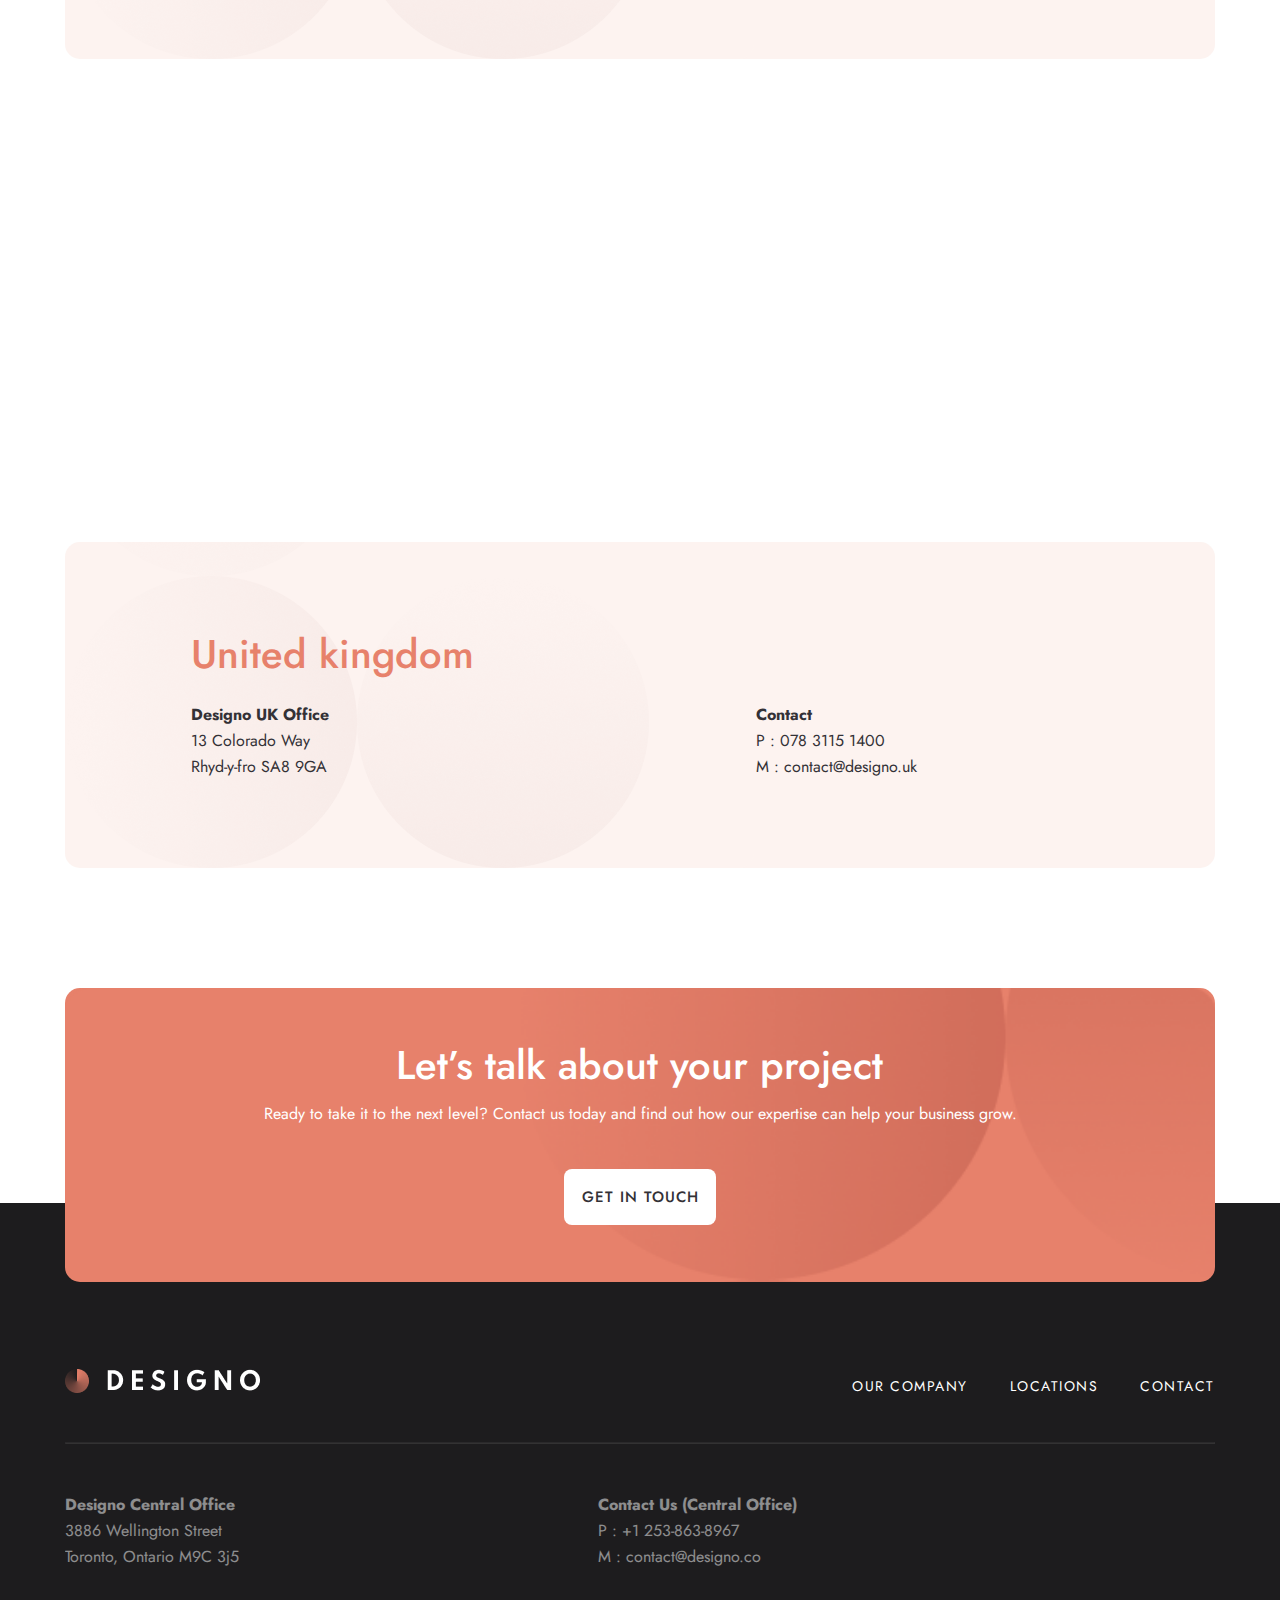
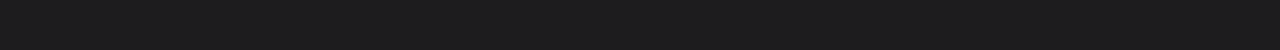
<file: Location_Page/location_page.html>
<!DOCTYPE html>
<html lang="en">

<head>
  <meta charset="UTF-8">
  <meta name="viewport" content="width=device-width, initial-scale=1.0">
  <link rel="preconnect" href="https://fonts.googleapis.com">
  <link rel="preconnect" href="https://fonts.gstatic.com" crossorigin>
  <link href="https://fonts.googleapis.com/css2?family=Jost:wght@400;500&display=swap" rel="stylesheet">
  <link rel="stylesheet" href="https://cdnjs.cloudflare.com/ajax/libs/font-awesome/6.5.1/css/all.min.css"
    integrity="sha512-DTOQO9RWCH3ppGqcWaEA1BIZOC6xxalwEsw9c2QQeAIftl+Vegovlnee1c9QX4TctnWMn13TZye+giMm8e2LwA=="
    crossorigin="anonymous" referrerpolicy="no-referrer" />
  <link rel="icon" href="../WebPage_Icon/icon.png">
  <link rel="stylesheet" href="style.css">
  <link rel="stylesheet" href="../CSS_Styles/header.css">
  <link rel="stylesheet" href="../CSS_Styles/footer.css">
  <title> Designo </title>
</head>

<body>
  <header>
    <a href="../index.html"> <img src="../Home_Page/Mobile_Images/Designo_Logo/Deisgno.png" alt="Deisgno">
    </a>
    <div class="burger_menu">
      <img src="../Home_Page/Mobile_Images/Icons/Hamburger_Menu.png" alt="">
      <a href="../Company_Page/Company_page.html">
        <nav> OUR COMPANY </nav>
      </a>
      <a href="../Location_Page/location_page.html">
        <nav> LOCATIONS </nav>
      </a>
      <a href="../Contact_Page/contact_page.html">
        <nav> CONTACT </nav>
      </a>
    </div>
  </header>

  <main>
    <section class="section1">
      <div class="map_cont">
        <iframe class="map"
          src="https://www.google.com/maps/embed?pb=!1m18!1m12!1m3!1d2887.1993724560725!2d-79.39711432434342!3d43.64402015302534!2m3!1f0!2f0!3f0!3m2!1i1024!2i768!4f13.1!3m3!1m2!1s0x882b34d9a0737d9f%3A0xbc1ae74f23fabf4e!2zV2VsbGluZ3RvbiBTdCBXLCBUb3JvbnRvLCBPTiwg4YOZ4YOQ4YOc4YOQ4YOT4YOQ!5e0!3m2!1ska!2sge!4v1704838539183!5m2!1ska!2sge"
          width="400" height="300" style="border:0;" allowfullscreen="" loading="lazy"
          referrerpolicy="no-referrer-when-downgrade"></iframe>
      </div>
      <div class="text_container">
        <h1> Canada </h1>
        <div class="address">
          <ul class="contact_list">
            <li> <b> Designo Central Office </b> </li>
            <li> 3886 Wellington Street </li>
            <li> Toronto, Ontario M9C 3j5 </li>
          </ul>

          <ul class="contact_list">
            <li> <b>Contact</b> </li>
            <li> P : +1 253-863-8967 </li>
            <li> M : contact@designo.co </li>
          </ul>
        </div>
      </div>
    </section>

    <section class="section2">
      <div class="map_cont">
        <iframe class="map"
          src="https://www.google.com/maps/embed?pb=!1m18!1m12!1m3!1d42880.26331302838!2d152.6216299039699!3d-31.72987789842237!2m3!1f0!2f0!3f0!3m2!1i1024!2i768!4f13.1!3m3!1m2!1s0x6b75e430e915ad1d%3A0x1c0609b7ccd30f00!2zQ29yYWx2aWxsZSDhg5Dhg67hg5Dhg5rhg5gg4YOh4YOQ4YOb4YOu4YOg4YOU4YOX4YOYIOGDo-GDlOGDmuGDoeGDmCAyNDQzLCDhg5Dhg5Xhg6Hhg6Lhg6Dhg5Dhg5rhg5jhg5A!5e0!3m2!1ska!2sge!4v1704840455511!5m2!1ska!2sge"
          width="400" height="300" style="border:0;" allowfullscreen="" loading="lazy"
          referrerpolicy="no-referrer-when-downgrade"></iframe>
      </div>
      <div class="text_container">
        <h1> Australia </h1>
        <div class="address">
          <ul class="contact_list">
            <li> <b> Designo AU Office </b> </li>
            <li> 19 Balone Street </li>
            <li> New South Wales 2443 </li>
          </ul>

          <ul class="contact_list">
            <li> <b>Contact</b> </li>
            <li> P : (02) 6720 9092 </li>
            <li> M : contact@designo.au </li>
          </ul>
        </div>
      </div>
    </section>

    <section class="section3">
      <div class="map_cont">
        <iframe class="map"
          src="https://www.google.com/maps/embed?pb=!1m18!1m12!1m3!1d9884.213849455778!2d-3.8721996338430436!3d51.732057489498416!2m3!1f0!2f0!3f0!3m2!1i1024!2i768!4f13.1!3m3!1m2!1s0x486e5867a4c5658f%3A0xf837c949fc975d7b!2zUmh5ZC15LWZybywgUG9udGFyZGF3ZSwgU3dhbnNlYSwg4YOS4YOQ4YOU4YOg4YOX4YOY4YOQ4YOc4YOU4YOR4YOj4YOa4YOYIOGDoeGDkOGDm-GDlOGDpOGDnQ!5e0!3m2!1ska!2sge!4v1704840504459!5m2!1ska!2sge"
          width="400" height="300" style="border:0;" allowfullscreen="" loading="lazy"
          referrerpolicy="no-referrer-when-downgrade"></iframe>
      </div>
      <div class="text_container">
        <h1> United kingdom </h1>
        <div class="address">
          <ul class="contact_list">
            <li> <b> Designo UK Office </b> </li>
            <li> 13 Colorado Way </li>
            <li> Rhyd-y-fro SA8 9GA </li>
          </ul>

          <ul class="contact_list">
            <li> <b>Contact</b> </li>
            <li> P : 078 3115 1400 </li>
            <li> M : contact@designo.uk </li>
          </ul>
        </div>
      </div>
    </section>


    <section class="section4">
      <div class="talk_about_cont">
        <h4> Let’s talk about your project </h4>
        <p> Ready to take it to the next level? Contact us today and find out how our expertise can help your business
          grow. </p>
      </div>

      <a href="../Contact_Page/contact_page.html"> <button class="get_in_touch"> get in touch </button> </a>
    </section>
  </main>

  <footer>
    <div class="foot_cont_logo">
      <a href="../index.html"><img src="../Home_Page/Mobile_Images/Designo_Logo/Designo_footer.png"
          alt="Deisgno"></a>
      <hr class="foot_mobile_line">
      <ul class="about_list">
        <a href="../Company_Page/Company_page.html">
          <li> OUR COMPANY </li>
        </a>
        <a href="../Location_Page/location_page.html">
          <li> LOCATIONS </li>
        </a>
        <a href="../Contact_Page/contact_page.html">
          <li> CONTACT </li>
        </a>
      </ul>
    </div>

    <hr class="foot_tab_line">

    <div class="foot_location_cont">
      <ul class="contact_list">
        <li> <b> Designo Central Office </b> </li>
        <li> 3886 Wellington Street </li>
        <li> Toronto, Ontario M9C 3j5 </li>
      </ul>

      <ul class="contact_list">
        <li> <b>Contact Us (Central Office) </b> </li>
        <li> P : +1 253-863-8967 </li>
        <li> M : contact@designo.co </li>
      </ul>

      <div class="social">
        <i class="fa-brands fa-square-facebook fa-2xl icon"></i>
        <i class="fa-brands fa-youtube fa-2xl icon"></i>
        <i class="fa-brands fa-twitter fa-2xl icon"></i>
        <i class="fa-brands fa-pinterest fa-2xl icon"></i>
        <i class="fa-brands fa-instagram fa-2xl icon"></i>
      </div>
    </div>
  </footer>
</body>

</html>
</file>
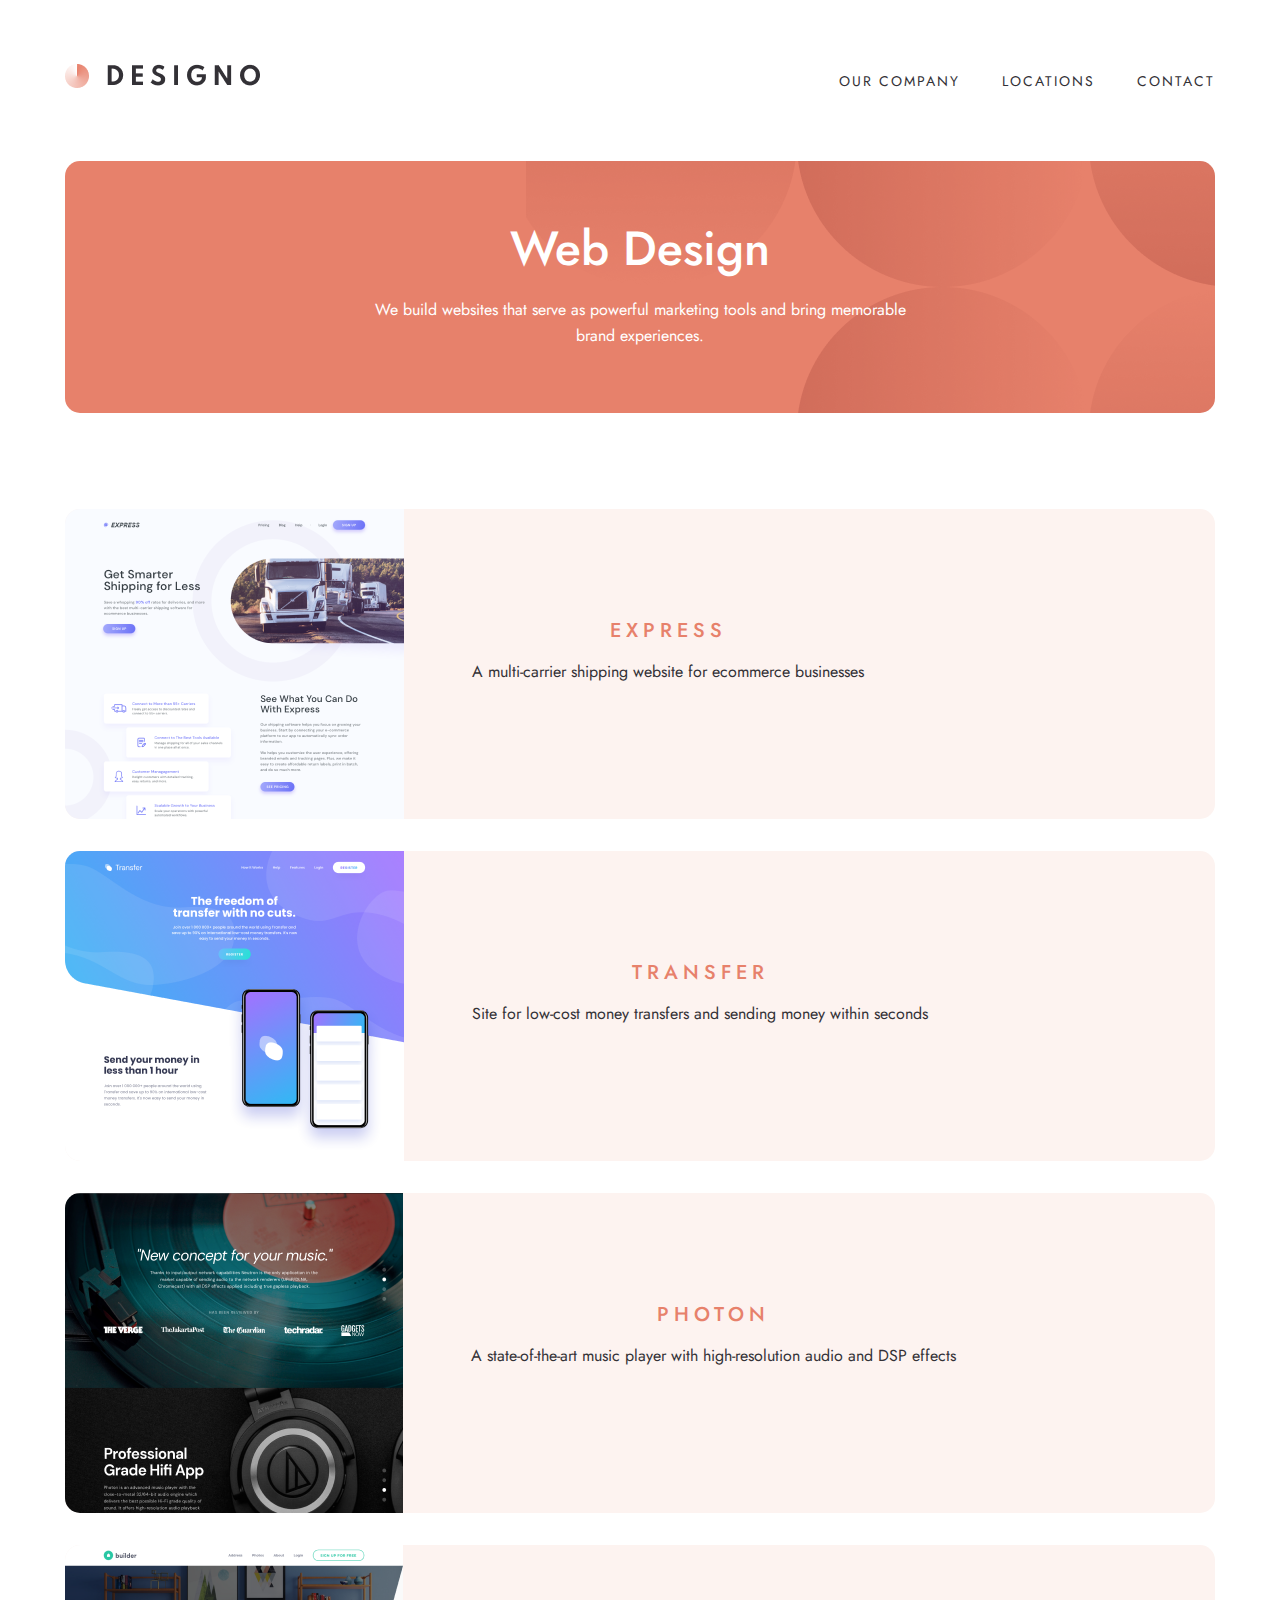
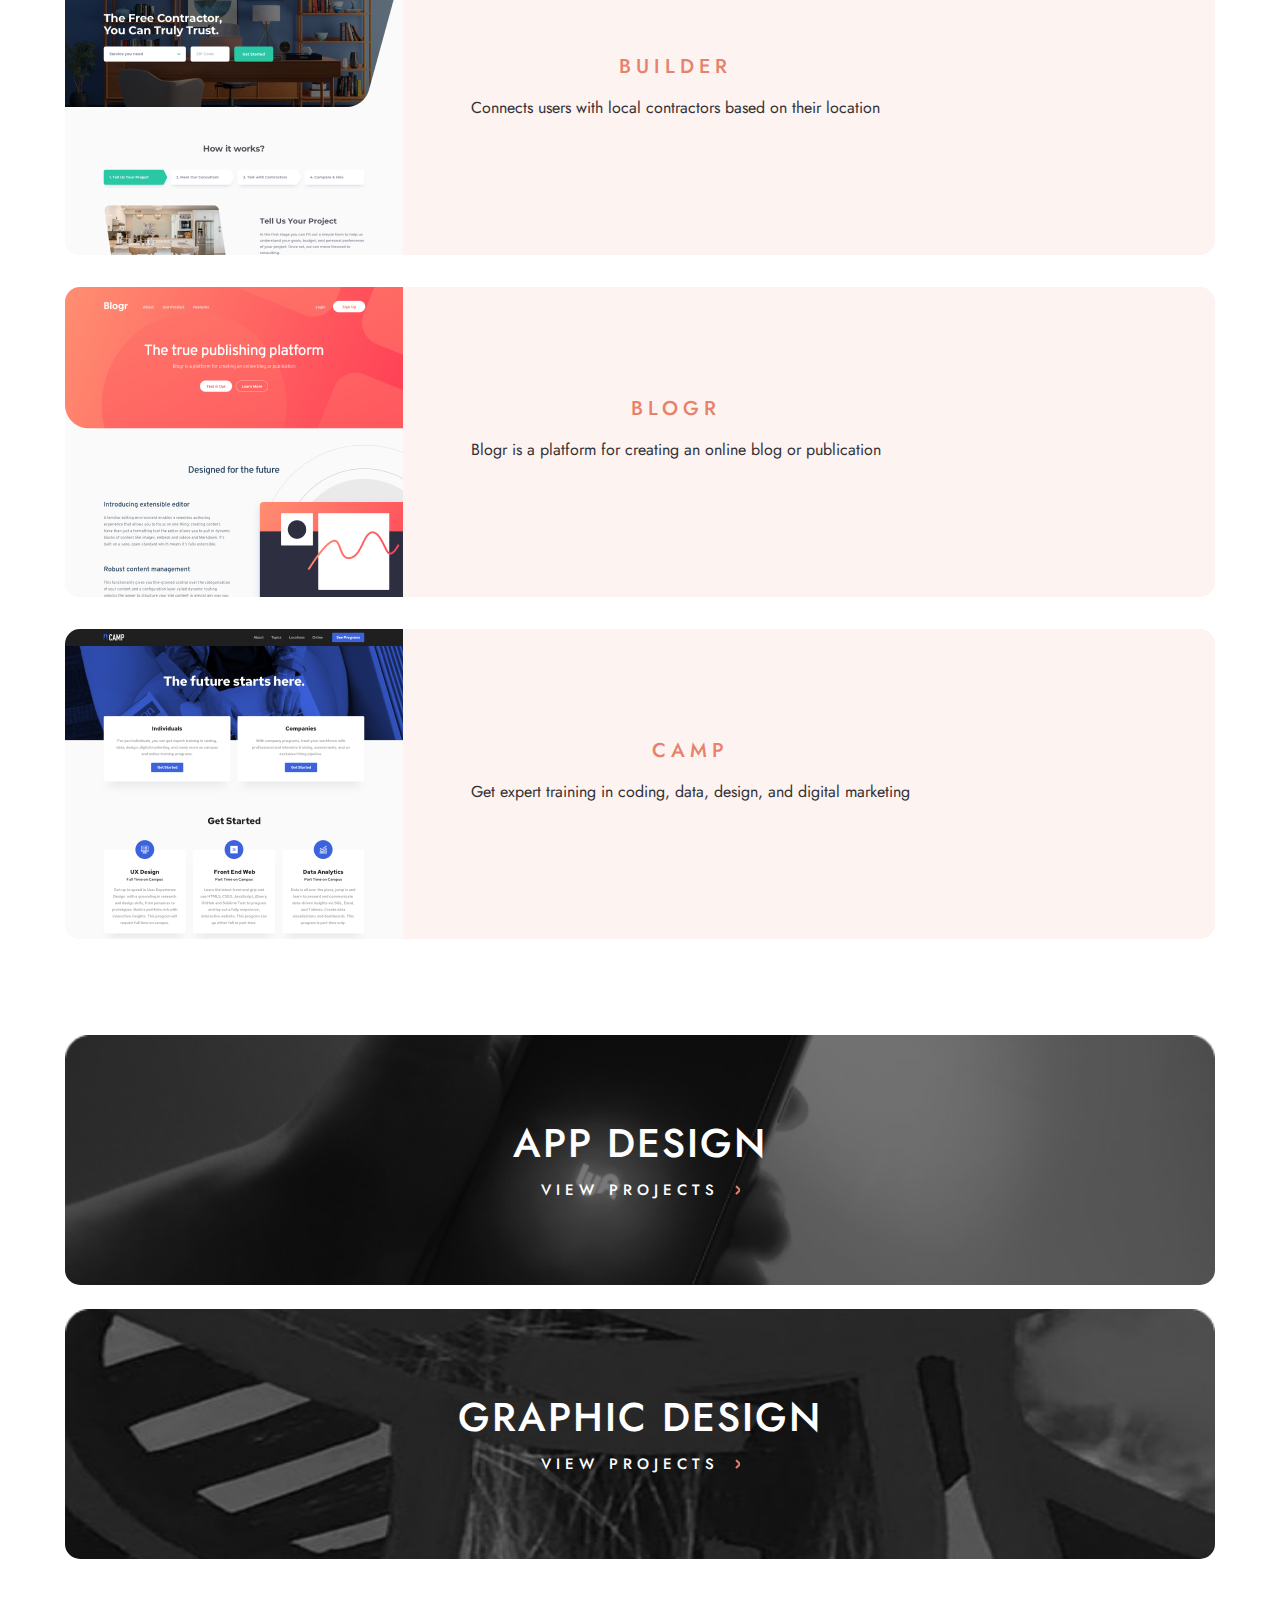
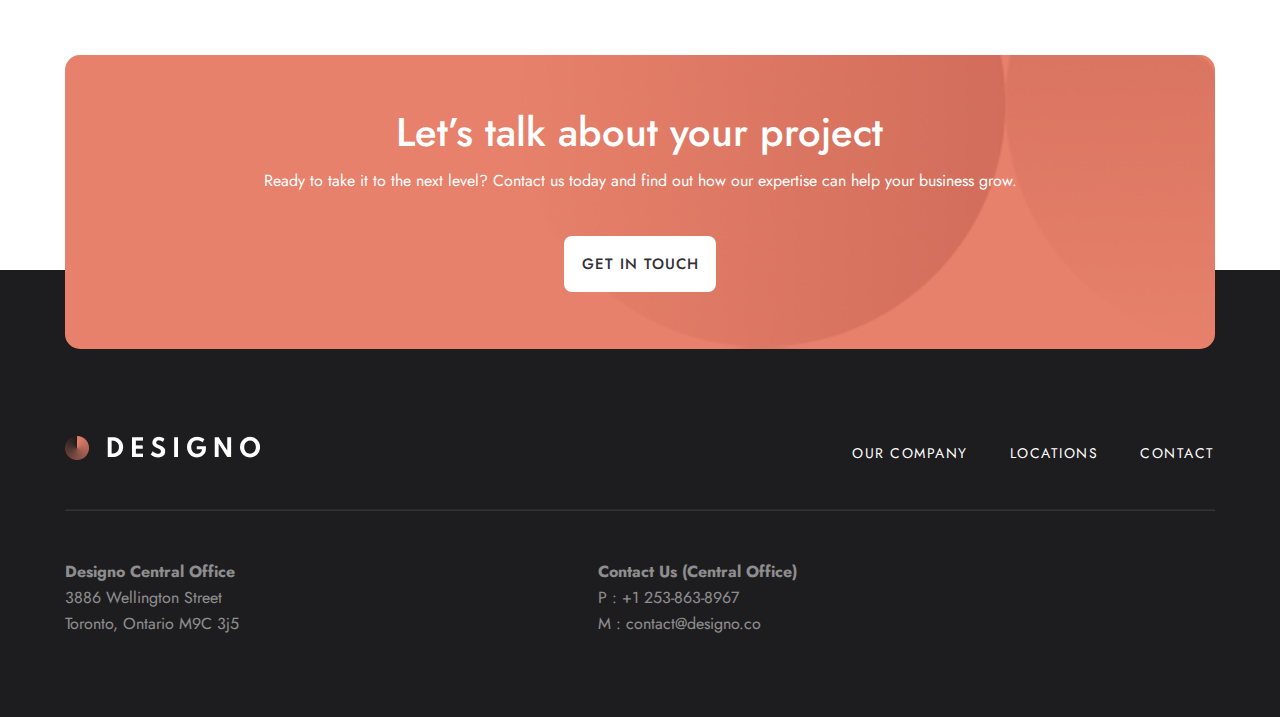
<file: Web_Design_Page/web.html>
<!DOCTYPE html>
<html lang="en">

<head>
  <meta charset="UTF-8">
  <meta name="viewport" content="width=device-width, initial-scale=1.0">
  <link rel="preconnect" href="https://fonts.googleapis.com">
  <link rel="preconnect" href="https://fonts.gstatic.com" crossorigin>
  <link href="https://fonts.googleapis.com/css2?family=Jost:wght@400;500&display=swap" rel="stylesheet">
  <link rel="stylesheet" href="https://cdnjs.cloudflare.com/ajax/libs/font-awesome/6.5.1/css/all.min.css"
    integrity="sha512-DTOQO9RWCH3ppGqcWaEA1BIZOC6xxalwEsw9c2QQeAIftl+Vegovlnee1c9QX4TctnWMn13TZye+giMm8e2LwA=="
    crossorigin="anonymous" referrerpolicy="no-referrer" />
  <link rel="icon" href="../WebPage_Icon/icon.png">
  <link rel="stylesheet" href="style.css">
  <link rel="stylesheet" href="../CSS_Styles/header.css">
  <link rel="stylesheet" href="../CSS_Styles/footer.css">
  <title> Designo </title>
</head>

<body>
  <header>
    <a href="../index.html"> <img src="../Home_Page/Mobile_Images/Designo_Logo/Deisgno.png" alt="Deisgno">
    </a>
    <div class="burger_menu">
      <img src="../Home_Page/Mobile_Images/Icons/Hamburger_Menu.png" alt="">
      <a href="../Company_Page/Company_page.html">
        <nav> OUR COMPANY </nav>
      </a>
      <a href="../Location_Page/location_page.html">
        <nav> LOCATIONS </nav>
      </a>
      <a href="../Contact_Page/contact_page.html">
        <nav> CONTACT </nav>
      </a>
    </div>
  </header>
  <main>
    <section class="section1">
      <h1> Web Design </h1>
      <p> We build websites that serve as powerful marketing tools and bring memorable brand experiences. </p>
    </section>

    <section class="section2">

      <div class="subject_conts">
        <img class="Mobile_Images" src="./Mobile_Images/Assets/Express.png" alt="Example Image">
        <img class="Tablet_Images" src="./Tablet_Images/Assets/Express.png" alt="Example Image">
        <div class="subject_conts_text">
          <h2> express </h2>
          <p> A multi-carrier shipping website for ecommerce businesses </p>
        </div>
      </div>

      <div class="subject_conts">
        <img class="Mobile_Images" src="./Mobile_Images/Assets/Transfer.png" alt="Example Image">
        <img class="Tablet_Images" src="./Tablet_Images/Assets/Transfer.png" alt="Example Image">
        <div class="subject_conts_text">
          <h2> transfer </h2>
          <p> Site for low-cost money transfers and sending money within seconds </p>
        </div>
      </div>

      <div class="subject_conts">
        <img class="Mobile_Images" src="./Mobile_Images/Assets/Photon.png" alt="Example Image">
        <img class="Tablet_Images tab_photon" src="./Tablet_Images/Assets/Photon.png" alt="Example Image">
        <div class="subject_conts_text">
          <h2> photon </h2>
          <p> A state-of-the-art music player with high-resolution audio and DSP effects </p>
        </div>
      </div>

      <div class="subject_conts">
        <img class="Mobile_Images" src="./Mobile_Images/Assets/Builder.png" alt="Example Image">
        <img class="Tablet_Images" src="./Tablet_Images/Assets/Builder.png" alt="Example Image">
        <div class="subject_conts_text">
          <h2> builder </h2>
          <p> Connects users with local contractors based on their location </p>
        </div>
      </div>

      <div class="subject_conts">
        <img class="Mobile_Images" src="./Mobile_Images/Assets/Blogr.png" alt="Example Image">
        <img class="Tablet_Images" src="./Tablet_Images/Assets/Blogr.png" alt="Example Image">
        <div class="subject_conts_text blogr_text">
          <h2> blogr </h2>
          <p> Blogr is a platform for creating an online blog or publication </p>
        </div>
      </div>

      <div class="subject_conts">
        <img class="Mobile_Images" src="./Mobile_Images/Assets/Camp.png" alt="Example Image">
        <img class="Tablet_Images" src="./Tablet_Images/Assets/Camp.png" alt="Example Image">
        <div class="subject_conts_text">
          <h2> Camp </h2>
          <p> Get expert training in coding, data, design, and digital marketing </p>
        </div>
      </div>

    </section>

    <section class="section3">
      <div class="design_conts app">
        <a href="../App_Design_Page/app_design.html">
          <h2> APP DESIGN </h2>
          <div class="view_projects">
            <p> VIEW PROJECTS </p>
            <img src="../Home_Page/Mobile_Images/Icons/Arrow.png" alt="Right Arrow">
          </div>
        </a>
        <div class="orange_back"></div>
      </div>

      <div class="design_conts graphic">
        <a href="../Graphic_Design_Page/graphic_page.html">
          <h2> GRAPHIC DESIGN </h2>
          <div class="view_projects">
            <p> VIEW PROJECTS </p>
            <img src="../Home_Page/Mobile_Images/Icons/Arrow.png" alt="Right Arrow">
          </div>
        </a>
        <div class="orange_back"></div>
      </div>
    </section>

    <section class="section4">
      <div class="talk_about_cont">
        <h4> Let’s talk about your project </h4>
        <p> Ready to take it to the next level? Contact us today and find out how our expertise can help your business
          grow. </p>
      </div>

      <a href="../Contact_Page/contact_page.html"> <button class="get_in_touch"> get in touch </button> </a>
    </section>
  </main>

  <footer>
    <div class="foot_cont_logo">
      <a href="../index.html"><img src="../Home_Page/Mobile_Images/Designo_Logo/Designo_footer.png"
          alt="Deisgno"></a>
      <hr class="foot_mobile_line">
      <ul class="about_list">
        <a href="../Company_Page/Company_page.html">
          <li> OUR COMPANY </li>
        </a>
        <a href="../Location_Page/location_page.html">
          <li> LOCATIONS </li>
        </a>
        <a href="../Contact_Page/contact_page.html">
          <li> CONTACT </li>
        </a>
      </ul>
    </div>

    <hr class="foot_tab_line">

    <div class="foot_location_cont">
      <ul class="contact_list">
        <li> <b> Designo Central Office </b> </li>
        <li> 3886 Wellington Street </li>
        <li> Toronto, Ontario M9C 3j5 </li>
      </ul>

      <ul class="contact_list">
        <li> <b>Contact Us (Central Office) </b> </li>
        <li> P : +1 253-863-8967 </li>
        <li> M : contact@designo.co </li>
      </ul>

      <div class="social">
        <i class="fa-brands fa-square-facebook fa-2xl icon"></i>
        <i class="fa-brands fa-youtube fa-2xl icon"></i>
        <i class="fa-brands fa-twitter fa-2xl icon"></i>
        <i class="fa-brands fa-pinterest fa-2xl icon"></i>
        <i class="fa-brands fa-instagram fa-2xl icon"></i>
      </div>
    </div>
  </footer>
</body>

</html>
</file>
<file: style.css>
main {
  display: flex;
  flex-direction: column;
  gap: 120px;
}

section {
  display: flex;
  flex-direction: column;
  align-items: center;
  padding: 0 6.4%;
}

.section1 {
  width: 100%;
  gap: 80px;
  padding-top: 80px;
  background: url(./Home_Page/Mobile_Images/BackGround_Path/First_Cont.png) no-repeat #E7816B;
  background-size: cover;
}

.section1>.main_text_cont {
  display: flex;
  flex-direction: column;
  align-items: center;
  gap: 14px;
}

.main_text_cont>h1 {
  font-size: 32px;
  font-family: Jost;
  font-weight: 500;
  text-align: center;
  line-height: 36px;
  color: #FFF;
}

.main_text_cont>p {
  font-size: 15px;
  font-family: Jost;
  font-weight: 400;
  text-align: center;
  line-height: 25px;
  color: #FFF;
}

.main_text_cont>.learn_more,
button {
  font-size: 15px;
  font-family: Jost;
  font-weight: 500;
  letter-spacing: 1px;
  text-transform: uppercase;
  color: #333136;
  width: 152px;
  height: 56px;
  border: none;
  border-radius: 8px;
  cursor: pointer;
  margin: 10px 0 0;
  background: #FFF;
}

button:hover {
  background-color: #FFAD9B;
}

.desktop_iphone {
  display: none;
}

.section2 {
  gap: 24px;
}

.design_conts {
  position: relative;
  width: 100%;
  height: 250px;
  border-radius: 15px;
  z-index: 1;
  cursor: pointer;
  transition: .4s;
  background: #000;
}

.design_conts>a {
  position: absolute;
  display: flex;
  flex-direction: column;
  align-items: center;
  justify-content: center;
  gap: 12px;
  width: 100%;
  height: 100%;
  text-decoration: none;
  z-index: 1;
}

.design_conts>a>h2 {
  font-size: 28px;
  font-family: Jost;
  font-weight: 500;
  text-align: center;
  line-height: 36px;
  letter-spacing: 1.4px;
  color: #FFF;
}

.view_projects {
  display: flex;
  align-items: center;
  gap: 16px;
}

.view_projects>p {
  font-size: 15px;
  font-family: Jost;
  font-weight: 500;
  letter-spacing: 5px;
  color: #FFF;
}

.web {
  background: url(./Home_Page/Mobile_Images/Assets/Web_Deisgn.jpg) no-repeat;
  background-size: cover;
}

.app {
  background: url(./Home_Page/Mobile_Images/Assets/App_Design.png) no-repeat;
  background-size: cover;
}

.graphic {
  background: url(./Home_Page/Mobile_Images/Assets/Graphic_Design.jpg) no-repeat;
  background-size: cover;
}

.section3 {
  gap: 80px;
}

.avatars_conts {
  display: flex;
  flex-direction: column;
  align-items: center;
  gap: 48px;
}

.avatars_conts_text {
  display: flex;
  flex-direction: column;
  gap: 32px;
}

.avatars_conts_text>h3 {
  font-size: 20px;
  font-family: Jost;
  font-weight: 500;
  text-align: center;
  line-height: 26px;
  letter-spacing: 5px;
  color: #333136;
}

.avatars_conts_text>p {
  font-size: 16px;
  font-family: Jost;
  font-weight: 400;
  text-align: center;
  line-height: 26px;
  color: #333136;
}

@media (width >=768px) {
  main {
    padding: 0 5.1%;
  }

  section {
    padding: 0;
  }

  .section1 {
    gap: 69px;
    padding: 60px 8.4% 0;
    border-radius: 15px;
    background-size: 500px;
    background-position: right 0 top 87px;
  }

  .section1>.main_text_cont {
    gap: 8px;
  }

  .main_text_cont>h1 {
    font-size: 48px;
    line-height: 48px;
  }

  .main_text_cont>p {
    font-size: 16px;
    line-height: 26px;
    width: 77.6%;
  }

  .design_conts {
    gap: 24px;
    height: 200px;
  }

  .design_conts>h2 {
    font-size: 40px;
    line-height: 48px;
    letter-spacing: 2px;
  }

  .view_projects {
    gap: 21px;
  }

  .web {
    background: url(./Home_Page/Tablet_Images/Assets/Web_Design.jpg) no-repeat;
    background-size: cover;
  }
  
  .app {
    background: url(./Home_Page/Tablet_Images/Assets/App_Design.jpg) no-repeat;
    background-size: cover;
  }
  
  .graphic {
    background: url(./Home_Page/Tablet_Images/Assets/Graphic_Design.jpg) no-repeat;
    background-size: cover;
  }

  .section3 {
    gap: 32px;
  }

  .avatars_conts {
    flex-direction: row;
  }

  .avatars_conts_text {
    gap: 16px;
  }

  .avatars_conts_text>h3, .avatars_conts_text>p {
    text-align: start;
  }
}

@media (width >= 1440px) {
  main {
    gap: 160px;
    padding: 0 11.5%;
  }

  .section1 {
    flex-direction: row;
    align-items: unset;
    gap: 98px;
    padding: 145px 8.6% 0;
    background: url(./Home_Page/Desktop_Images/Background_Path/First_cont.png) no-repeat right 0 #E7816B;
  }

  .section1>.main_text_cont {
    gap: 11px;
    align-items: baseline;
  }

  .main_text_cont>h1 {
    font-size: 48px;
    text-align: start;
    line-height: 48px;
  }

  .main_text_cont>p {
    text-align: start;
  }

  .learn_more {
    margin: 29px 0 0;
  }

  .mobile_iphone {
    display: none;
  }

  .desktop_iphone {
    display: block;
  }

  .section2 {
    display: grid;
    gap: 24px;
    grid-template-columns: 1fr;
    grid-template-columns: repeat(2, 1fr);
  }

  .web {
    grid-row: 1 / 3; 
    height: 640px;
    background: url(./Home_Page/Desktop_Images/Assets/Web_Design.png) no-repeat;
    background-size: cover;
  }

  .app {
    grid-column: 2/4;
    height: 308px;
    background: url(./Home_Page/Desktop_Images/Assets/App_Design.jpg) no-repeat;
    background-size: cover;
  }

  .graphic {
    grid-column: 2/4;
    height: 308px;
    background: url(./Home_Page/Desktop_Images/Assets/Graphic_Design.jpg) no-repeat;
    background-size: cover;
  }

  .orange_back {
    position: absolute;
    display: none;
    width: 100%;
    height: 100%;
    z-index: -1;
    border-radius: 15px;
    opacity: 0.7;
    background-color: #E7816B;
  }

  .design_conts:hover .orange_back {
    display: block;
  }

  .view_projects {
    gap: 24px;
  }

  .section3 {
    flex-direction: row;
    gap: 30px;
  }

  .avatars_conts {
    flex-direction: column;
    width: 33%;
  }

  .avatars_conts_text {
    gap: 32px;
  }

  .avatars_conts_text>h3, .avatars_conts_text>p {
    text-align: center;
  }
}
</file>
<file: CSS_Styles/header.css>
* {
  font-family: 'Jost', sans-serif;
  padding: 0;
  margin: 0;
  box-sizing: border-box;
}

header {
  display: flex;
  justify-content: space-between;
  align-items: center;
  padding: 30px 6.4% 37px;
}

a {
  text-decoration: none;
}

nav {
  display: none;
}

@media (width >=768px) {
  header {
    padding: 64px 5.1%;
  }

  .burger_menu {
    display: flex;
    align-items: center;
    gap: 42px;
  }

  .burger_menu>img {
    display: none;
  }

  nav {
    display: block;
    font-size: 14px;
    font-family: Jost;
    font-weight: 400;
    line-height: 14px;
    letter-spacing: 2px;
    color: #333136;
  }

  nav:hover {
    text-decoration: underline;
  }
}

@media (width >= 1440px) {
  header {
    padding: 64px 11.5%;
  }
}
</file>
<file: CSS_Styles/footer.css>
.section4 {
  position: relative;
  gap: 32px;
  width: 87%;
  height: 379px;
  border-radius: 15px;
  padding: 64px 6.4%;
  margin: auto;
  z-index: 1;
  background: url(../Home_Page/Mobile_Images/BackGround_Path/Second_Cont.png) no-repeat #E7816B;
  background-size: cover;
}

.talk_about_cont>h4 {
  font-size: 32px;
  font-family: Jost;
  font-weight: 500;
  text-align: center;
  line-height: 36px;
  color: #FFF;
}

.talk_about_cont>p {
  font-size: 15px;
  font-family: Jost;
  font-weight: 400;
  text-align: center;
  line-height: 25px;
  margin: 6px 0 0;
  color: #FFF;
}

button {
  font-size: 15px;
  font-family: Jost;
  font-weight: 500;
  letter-spacing: 1px;
  text-transform: uppercase;
  color: #333136;
  width: 152px;
  height: 56px;
  border: none;
  border-radius: 8px;
  cursor: pointer;
  margin: 10px 0 0;
  background: #FFF;
  transition: .4s;
}

button:hover {
  background-color: #FFAD9B;
}

footer {
  display: flex;
  flex-direction: column;
  align-items: center;
  margin-top: -189px;
  padding: 253px 6.4% 63px;
  background: #1D1C1E;
}

.foot_cont_logo {
  display: flex;
  flex-direction: column;
  align-items: center;
  gap: 32px;
  width: 100%;
}

.foot_cont_logo>img {
  width: 202px;
}

.foot_mobile_line {
  width: 100%;
  opacity: 0.1;
  background: #FFF;
}

.foot_tab_line {
  display: none;
}

.about_list>a>li {
  font-size: 14px;
  font-family: Jost;
  font-weight: 400;
  text-align: center;
  line-height: 14px;
  letter-spacing: 2px;
  list-style: none;
  margin-bottom: 32px;
  cursor: pointer;
  color: #FFF;
}

.about_list>a>li:hover {
  text-decoration: underline;
}

.foot_location_cont {
  display: flex;
  flex-direction: column;
  align-items: center;
  gap: 40px;
  margin-top: 8px;
}

.contact_list>li {
  font-size: 16px;
  font-family: Jost;
  font-weight: 400;
  text-align: center;
  line-height: 26px;
  opacity: 0.5035;
  list-style: none;
  color: #FFF;
}

.social {
  display: flex;
  gap: 15px;
}

.icon {
  cursor: pointer;
  color: #E7816B;
}

.icon:hover {
  color: #FFAD9B;
}

@media (width >= 768px) {
  .section4 {
    width: 100%;
    height: unset;
    padding: 57px 17%;
    margin: 0;
    background: url(../Home_Page/Tablet_Images/BackGround_Path/second_cont.png) no-repeat #E7816B;
    background-size: cover;
  }

  .talk_about_cont {
    display: flex;
    flex-direction: column;
    align-items: center;
    gap: 16px;
  }

  .talk_about_cont>h4 {
    font-size: 40px;
    line-height: 40px;
    width: 76%;
  }

  .talk_about_cont>p {
    font-size: 16px;
    line-height: 26px;
    margin: 0;
  }

  footer {
    gap: 40px;
    padding: 166px 5.1% 80px;
    margin-top: -79px;
  }

  .foot_cont_logo {
    flex-direction: row;
    justify-content: space-between;
  }

  .about_list {
    display: flex;
    align-items: center;
    gap: 42px;
  }

  .about_list>a>li {
    text-align: start;
    letter-spacing: 1.5px;
    margin: 0;
  }

  .foot_mobile_line {
    display: none;
  }

  .foot_tab_line {
    display: block;
    width: 100%;
    opacity: 0.1;
    background: #FFF;
  }

  .foot_location_cont {
    flex-direction: row;
    justify-content: space-between;
    width: 100%;
  }

  .contact_list>li {
    text-align: start;
  }

  .social {
    align-self: end;
    margin-bottom: 20px;
  }
}

@media (width >= 1440px) {
  .section4 {
    flex-direction: row;
    gap: 309px;
    padding: 72px 8.6%;
    background: url(../Home_Page/Desktop_Images/Background_Path/Second_cont.png) no-repeat #E7816B;
    background-size: cover;
  }

  .talk_about_cont {
    align-items: unset;
  }

  .talk_about_cont>h4, .talk_about_cont>p {
    text-align: start;
  }

  footer {
    padding: 144px 11.5% 72px;
    margin-top: -72px;
  }
}
</file>
<file: App_Design_Page/style.css>
main {
  display: flex;
  flex-direction: column;
  gap: 96px;
}

section {
  display: flex;
  flex-direction: column;
  align-items: center;
  padding: 0 6.4%;
}

.section1 {
  justify-content: center;
  gap: 24px;
  padding: 105px 6.4%;
  background: url(../Web_Design_Page/Mobile_Images/Background_Paths/First_Cont.png) no-repeat #E7816B;
  background-position-x: right;
}

.section1>h1 {
  font-size: 32px;
  font-family: Jost;
  font-weight: 500;
  text-align: center;
  line-height: 36px;
  color: #FFF;
}

.section1>p {
  font-size: 15px;
  font-family: Jost;
  font-weight: 400;
  text-align: center;
  line-height: 25px;
  color: #FFF;
}

.section2 {
  display: flex;
  flex-direction: column;
  gap: 40px;
}

.subject_conts {
  width: 100%;
  border-radius: 15px;
  background: #FDF3F0;
}

.Mobile_Images {
  width: 100%;
}

.Tablet_Images {
  display: none;
}

.subject_conts_text {
  display: flex;
  flex-direction: column;
  align-items: center;
  gap: 16px;
  padding: 32px 6.4%;
  border-radius: 0 0 15px 15px;
  cursor: pointer;
  transition: .4s;
}

.subject_conts_text:hover {
  background-color: #E7816B;
}

.subject_conts_text:hover h2,
.subject_conts_text:hover p {
  color: white;
}

.subject_conts_text>h2 {
  font-size: 20px;
  font-family: Jost;
  font-weight: 500;
  text-align: center;
  line-height: 26px;
  letter-spacing: 5px;
  text-transform: uppercase;
  color: #E7816B;
}

.subject_conts_text>p {
  font-size: 16px;
  font-family: Jost;
  font-weight: 400;
  text-align: center;
  line-height: 26px;
  color: #333136;
}

.section3 {
  gap: 24px;
}

.design_conts {
  position: relative;
  width: 100%;
  height: 250px;
  border-radius: 15px;
  z-index: 1;
  cursor: pointer;
  background: #000;
}

.design_conts>a {
  position: absolute;
  display: flex;
  flex-direction: column;
  align-items: center;
  justify-content: center;
  gap: 12px;
  width: 100%;
  height: 100%;
  text-decoration: none;
  z-index: 1;
}

.design_conts>a>h2 {
  font-size: 28px;
  font-family: Jost;
  font-weight: 500;
  text-align: center;
  line-height: 36px;
  letter-spacing: 1.4px;
  color: #FFF;
}

.view_projects {
  display: flex;
  align-items: center;
  gap: 16px;
}

.view_projects>p {
  font-size: 15px;
  font-family: Jost;
  font-weight: 500;
  letter-spacing: 5px;
  color: #FFF;
}

.web {
  background: url(../Web_Design_Page/Mobile_Images/Assets/Web_Deisgn.jpg) no-repeat;
  background-size: cover;
}

.graphic {
  background: url(../Web_Design_Page/Mobile_Images/Assets/Graphic_Design.jpg) no-repeat;
  background-size: cover;
}

@media (width >= 768px) {
  main {
    padding: 0 5.1%;
  }

  section {
    padding: 0;
  }

  .section1 {
    padding: 64px 25%;
    border-radius: 15px;
    background: url(../Web_Design_Page/Tablet_Images/First_Cont.png) no-repeat #E7816B;
    background-position-x: right;
  }

  .section1>h1 {
    font-size: 48px;
    line-height: 48px;
  }

  .section1>p {
    font-size: 16px;
    line-height: 26px;
  }

  .section2 {
    gap: 32px;
  }

  .subject_conts {
    display: flex;
  }

  .Mobile_Images {
    display: none;
  }

  .Tablet_Images {
    display: block;
    border-radius: 15px 0 0 15px;
  }

  .subject_conts_text {
    gap: 15px;
    padding: 109px 6.2% 109px 5.9%;
  }
  
  .design_conts>a>h2 {
    font-size: 40px;
    letter-spacing: 2px;
    line-height: 48px;
  }

  .web {
    background: url(../Home_Page/Tablet_Images/Assets/Web_Design.jpg) no-repeat;
    background-size: cover;
  }
  
  .graphic {
    background: url(../Web_Design_Page/Tablet_Images/Assets/Graphic_Design.png) no-repeat;
    background-size: cover;
  }
}
  @media (width >= 1440px) {
    main {
      padding: 0 11.4%;
    }

    .section1 {
      padding: 64px 32%;
      background: url(../Web_Design_Page/Desktop_Images/Background_Paths/First_Cont.png) no-repeat #E7816B;
      background-position-x: right;
    }

    .section2 {
      flex-direction: row;
      flex-wrap: wrap;
      gap: 30px;
    }

    .subject_conts {
      flex-direction: column;
      width: 31.5%;
      height: 478px;
    }

    .Tablet_Images {
      border-radius: 15px 15px 0 0;
      height: 320px;
    }

    .subject_conts_text {
      gap: 16px;
      padding: 32px 42px;
    }

    .section3 {
      flex-direction: row;
    }

    .design_conts {
      height: 308px;
    }

    .design_conts>a>h2 {
      font-size: 40px;
      line-height: 48px;
      letter-spacing: 2px;
    }

    .view_projects {
      gap: 21px;
    }

    .web {
      background: url(../Home_Page/Desktop_Images/Assets/Web_Design.png) no-repeat;
      background-size: cover;
    }
    
    .graphic {
      background: url(../Web_Design_Page/Desktop_Images/Assets/Graphic_Design.png) no-repeat;
      background-size: cover;
    }
    
    .orange_back {
      position: absolute;
      display: none;
      width: 100%;
      height: 100%;
      z-index: -1;
      border-radius: 15px;
      opacity: 0.7;
      transition: .4s;
      background-color: #E7816B;
    }
  
    .design_conts:hover .orange_back {
      display: block;
    }
  }
</file>
<file: Company_Page/style.css>
main {
  display: flex;
  flex-direction: column;
}

section {
  display: flex;
  flex-direction: column;
  align-items: center;
}

.mobile_image {
  width: 100%;
}

.tablet_image {
  display: none;
}

.desktop_image {
  display: none;
}

.text_cont {
  display: flex;
  flex-direction: column;
  align-items: center;
  gap: 24px;
  padding: 80px 6.4%;
}

.about_cont {
  background: url(./Mobile_Images/Backgrounnd_Paths/Circle.png) no-repeat #E7816B;
  background-position: top -100px right 0;
}

.world_class,
.real_deal {
  background: url(./Mobile_Images/Backgrounnd_Paths/Circles.png) no-repeat #FDF3F0;
}

.text_cont>h1,
.text_cont>h2 {
  font-size: 32px;
  font-family: Jost;
  font-weight: 500;
  text-align: center;
  line-height: 36px;
  color: white;
}

.text_cont>h2 {
  color: #E7816B;
}

.text_cont>p {
  font-size: 15px;
  font-family: Jost;
  font-weight: 400;
  text-align: center;
  line-height: 25px;
  color: #FFF;
}

.world_class>p,
.real_deal>p {
  color: #333136;
}

.section3 {
  gap: 48px;
  padding: 120px 0;
}

.location_conts {
  display: flex;
  flex-direction: column;
  align-items: center;
  gap: 32px;
}

.location_conts>h3 {
  font-size: 20px;
  font-family: Jost;
  font-weight: 500;
  text-align: center;
  line-height: 26px;
  letter-spacing: 5px;
  margin-top: 16px;
  color: #333136;
}

.location_conts>a>.see_loc {
  color: white;
  background-color: #E7816B;
}

.location_conts>a>.see_loc:hover {
  opacity: .5;
}

.section4-1 {
  margin-bottom: 120px;
}

@media (width >=768px) {
  main {
    gap: 120px;
    padding: 0 5.1%;
  }

  .mobile_image {
    display: none;
  }

  .tablet_image {
    display: block;
    width: 100%;
    border-radius: 15px 15px 0 0;
  }

  .text_cont {
    gap: 32px;
    padding: 64px 8.6%;
    border-radius: 0 0 15px 15px;
  }

  .about_cont {
    background: url(./Tablet_Images/Background_Paths/Circle.png) no-repeat #E7816B;
    background-position: top -356px left 0;
  }

  .world_class,
  .real_deal {
    gap: 24px;
    background: url(./Tablet_Images/Background_Paths/Circles.png) no-repeat #FDF3F0;
  }

  .text_cont>h1 {
    font-size: 48px;
    line-height: 48px;
  }

  .text_cont>h2 {
    font-size: 40px;
    line-height: 48px;
  }

  .text_cont>p {
    font-size: 16px;
    line-height: 26px;
  }

  .section3 {
    gap: 80px;
    padding: 0;
  }

  .section4-1 {
    margin-bottom: 0;
  }
}

@media (width >= 1440px) {
  body {
    background: url(./Desktop_Images/Bakground_Path/back.png) no-repeat top 1777px right 0;
  }

  main {
    gap: 160px;
    padding: 0 11.4%;
  }

  .section1 {
    flex-direction: row-reverse;
  }

  .tablet_image {
    display: none;
  }
  
  .desktop_image {
    display: block;
  }
  
  .section1>.desktop_image {
    border-radius: 0 15px 15px 0;
  }

  .text_cont {
    align-items: unset;
  }

  .about_cont {
    padding: 135px 87px 135px 7.6%;
    height: 480px;
    border-radius: 15px 0 0 15px;
    background: url(./Desktop_Images/Bakground_Path/Circle.png) no-repeat right 0 bottom 0  #E7816B;
  }

  .world_class,
  .real_deal {
    height: 640px;
    background: url(./Desktop_Images/Bakground_Path/Circles.png) no-repeat left -50px bottom 0 #FDF3F0;
  }

  .text_cont>h1,
  .text_cont>h2,
  .text_cont>p {
    text-align: start;
  }

  .section2 {
    flex-direction: row;
  }

  .section2>.desktop_image {
    height: 640px;
    border-radius: 15px 0 0 15px;
  }

  .world_class {
    padding: 154px 8.7%;
    border-radius: 0 15px 15px 0;
  }

  .section3 {
    flex-direction: row;
    gap: 30px;
  }

  .location_conts {
    width: 33%;
  }

  .section4-1 {
    flex-direction: row-reverse;
  }

  .section4-1>.desktop_image {
    border-radius: 0 15px 15px 0;
  }
  .real_deal {
    padding: 154px 9.8%;
    border-radius: 15px 0 0 15px;
  }
}
</file>
<file: Contact_Page/style.css>
main {
  display: flex;
  flex-direction: column;
}

section {
  display: flex;
  flex-direction: column;
  align-items: center;
}

.section1 {
  gap: 48px;
  padding: 72px 6.4%;
  background: url(./Mobile_Images/Circle.png) no-repeat top 0 right 0 #E7816B;
}

.text_cont {
  display: flex;
  flex-direction: column;
  align-items: center;
  gap: 24px;
}

.text_cont>h1 {
  font-size: 32px;
  font-family: Jost;
  font-weight: 500;
  text-align: center;
  line-height: 36px;
  color: #FFF;
}

.text_cont>p {
  font-size: 15px;
  font-family: Jost;
  font-weight: 400;
  text-align: center;
  line-height: 25px;
  color: #FFF;
}

.input_cont {
  display: flex;
  flex-direction: column;
  align-items: center;
  gap: 40px;
  width: 100%;
}

form {
  display: flex;
  flex-direction: column;
  width: 100%;
}

input, textarea {
  padding: 13px;
  border: none;
  border-bottom: 1px solid white;
  outline: none;
  color: white;
  background: transparent;
}

input::placeholder {
  opacity: .5;
  color: white;
}

textarea {
  resize: none;
  padding-bottom: 76px;
}

.scroll::-webkit-scrollbar {
  display: none;
}

textarea::placeholder {
  color: white;
  opacity: .5;
}

.section2 {
  gap: 48px;
  padding: 120px 0;
}

.location_conts {
  display: flex;
  flex-direction: column;
  align-items: center;
  gap: 32px;
}

.location_conts>h3 {
  font-size: 20px;
  font-family: Jost;
  font-weight: 500;
  text-align: center;
  line-height: 26px;
  letter-spacing: 5px;
  margin-top: 16px;
  color: #333136;
}

.location_conts>a>.see_loc {
  color: white;
  background-color: #E7816B;
}

.location_conts>a>.see_loc:hover {
  opacity: .5;
}

footer {
  padding-top: 64px !important;
  margin-top: 0 !important;
}

@media (width >=768px) {
  main {
    gap: 120px;
    padding: 0 5.1%;
  }

  .section1 {
    gap: 40px;
    padding: 71px 8.4%;
    border-radius: 15px;
    background: url(./Tablet_Images/Circle.png) no-repeat left 0 top 0 #E7816B;
  }

  .text_cont {
    gap: 32px;
    align-items: unset;
  }

  .text_cont>h1 {
    font-size: 48px;
    text-align: start;
    line-height: 48px;
  }

  .text_cont>p {
    font-size: 16px;
    text-align: start;
    line-height: 26px;
  }

  .submit_button {
    align-self: end;
  }

  .section2 {
    gap: 80px;
    padding: 0;
  }

  footer {
    margin-top: 120px !important;
  }
}

@media (width >= 1440px) {
  body {
    background: url(./Desktop_Images/Back.png) no-repeat right 0 top 885px;
  }
  
  main {
    gap: 160px;
    padding: 0 11.4%;
  }

  .section1 {
    flex-direction: row;
    gap: 95px;
    /* padding: 95px; */
    background: url(./Desktop_Images/Circle.png) no-repeat #E7816B;
  }

  .text_cont {
    width: 111%;
  }

  .input_cont {
    gap: 24px;
  }

  .submit_button {
    margin: 0;
  }

  .section2 {
    flex-direction: row;
    gap: 30px;
  }

  .location_conts {
    width: 33%;
  }
}
</file>
<file: Graphic_Design_Page/style.css>
main {
  display: flex;
  flex-direction: column;
  gap: 96px;
}

section {
  display: flex;
  flex-direction: column;
  align-items: center;
  padding: 0 6.4%;
}

.section1 {
  justify-content: center;
  gap: 24px;
  padding: 105px 6.4%;
  background: url(../Web_Design_Page/Mobile_Images/Background_Paths/First_Cont.png) no-repeat #E7816B;
  background-position-x: right;
}

.section1>h1 {
  font-size: 32px;
  font-family: Jost;
  font-weight: 500;
  text-align: center;
  line-height: 36px;
  color: #FFF;
}

.section1>p {
  font-size: 15px;
  font-family: Jost;
  font-weight: 400;
  text-align: center;
  line-height: 25px;
  color: #FFF;
}

.section2 {
  display: flex;
  flex-direction: column;
  gap: 40px;
}

.subject_conts {
  width: 100%;
  border-radius: 15px;
  background: #FDF3F0;
}

.Mobile_Images {
  width: 100%;
}

.Tablet_Images {
  display: none;
}

.subject_conts_text {
  display: flex;
  flex-direction: column;
  align-items: center;
  gap: 16px;
  padding: 32px 6.4%;
  border-radius: 0 0 15px 15px;
  cursor: pointer;
  transition: .4s;
}

.subject_conts_text:hover {
  background-color: #E7816B;
}

.subject_conts_text:hover h2,
.subject_conts_text:hover p {
  color: white;
}

.subject_conts_text>h2 {
  font-size: 20px;
  font-family: Jost;
  font-weight: 500;
  text-align: center;
  line-height: 26px;
  letter-spacing: 5px;
  text-transform: uppercase;
  color: #E7816B;
}

.subject_conts_text>p {
  font-size: 16px;
  font-family: Jost;
  font-weight: 400;
  text-align: center;
  line-height: 26px;
  color: #333136;
}

.section3 {
  gap: 24px;
}

.design_conts {
  position: relative;
  width: 100%;
  height: 250px;
  border-radius: 15px;
  z-index: 1;
  cursor: pointer;
  background: #000;
}

.design_conts>a {
  position: absolute;
  display: flex;
  flex-direction: column;
  align-items: center;
  justify-content: center;
  gap: 12px;
  width: 100%;
  height: 100%;
  text-decoration: none;
  z-index: 1;
}

.design_conts>a>h2 {
  font-size: 28px;
  font-family: Jost;
  font-weight: 500;
  text-align: center;
  line-height: 36px;
  letter-spacing: 1.4px;
  color: #FFF;
}

.view_projects {
  display: flex;
  align-items: center;
  gap: 16px;
}

.view_projects>p {
  font-size: 15px;
  font-family: Jost;
  font-weight: 500;
  letter-spacing: 5px;
  color: #FFF;
}

.app {
  background: url(../Web_Design_Page/Mobile_Images/Assets/App_Design.png) no-repeat;
  background-size: cover;
}

.web {
  background: url(../Web_Design_Page/Mobile_Images/Assets/Web_Deisgn.jpg) no-repeat;
  background-size: cover;
}

@media (width >= 768px) {
  main {
    padding: 0 5.1%;
  }

  section {
    padding: 0;
  }

  .section1 {
    padding: 64px 25%;
    border-radius: 15px;
    background: url(../Web_Design_Page/Tablet_Images/First_Cont.png) no-repeat #E7816B;
    background-position-x: right;
  }

  .section1>h1 {
    font-size: 48px;
    line-height: 48px;
  }

  .section1>p {
    font-size: 16px;
    line-height: 26px;
  }

  .section2 {
    gap: 32px;
  }

  .subject_conts {
    display: flex;
  }

  .Mobile_Images {
    display: none;
  }

  .Tablet_Images {
    display: block;
    border-radius: 15px 0 0 15px;
  }

  .subject_conts_text {
    gap: 15px;
    padding: 109px 6.2% 109px 5.9%;
  }

  .design_conts>a>h2 {
    font-size: 40px;
    letter-spacing: 2px;
    line-height: 48px;
  }

  .app {
    background: url(../Web_Design_Page/Tablet_Images/Assets/App_Deisgn.png) no-repeat;
    background-size: cover;
  }
  
  .web {
    background: url(../Web_Design_Page/Tablet_Images/Assets/Graphic_Design.png) no-repeat;
    background-size: cover;
  }
}
  @media (width >= 1440px) {
    main {
      padding: 0 11.4%;
    }

    .section1 {
      padding: 64px 32%;
      background: url(../Web_Design_Page/Desktop_Images/Background_Paths/First_Cont.png) no-repeat #E7816B;
      background-position-x: right;
    }

    .section2 {
      flex-direction: row;
      flex-wrap: wrap;
      gap: 30px;
    }

    .subject_conts {
      flex-direction: column;
      width: 31.5%;
      height: 478px;
    }

    .Tablet_Images {
      border-radius: 15px 15px 0 0;
      height: 320px;
    }

    .subject_conts_text {
      gap: 16px;
      padding: 32px 42px;
    }

    .section3 {
      flex-direction: row;
    }

    .design_conts {
      height: 308px;
    }

    .design_conts>a>h2 {
      font-size: 40px;
      line-height: 48px;
      letter-spacing: 2px;
    }

    .view_projects {
      gap: 21px;
    }

    .app{
      background: url(../Web_Design_Page/Desktop_Images/Assets/App_Design.png) no-repeat;
      background-size: cover;
    }

    .web {
      background: url(../Home_Page/Desktop_Images/Assets/Web_Design.png) no-repeat;
      background-size: cover;
    }
    
    .orange_back {
      position: absolute;
      display: none;
      width: 100%;
      height: 100%;
      z-index: -1;
      border-radius: 15px;
      opacity: 0.7;
      transition: .4s;
      background-color: #E7816B;
    }
  
    .design_conts:hover .orange_back {
      display: block;
    }
  }
</file>
<file: Home_Page/style.css>
main {
  display: flex;
  flex-direction: column;
  gap: 120px;
}

section {
  display: flex;
  flex-direction: column;
  align-items: center;
  padding: 0 6.4%;
}

.section1 {
  width: 100%;
  gap: 80px;
  padding-top: 80px;
  background: url(./Mobile_Images/BackGround_Path/First_Cont.png) no-repeat #E7816B;
  background-size: cover;
}

.section1>.main_text_cont {
  display: flex;
  flex-direction: column;
  align-items: center;
  gap: 14px;
}

.main_text_cont>h1 {
  font-size: 32px;
  font-family: Jost;
  font-weight: 500;
  text-align: center;
  line-height: 36px;
  color: #FFF;
}

.main_text_cont>p {
  font-size: 15px;
  font-family: Jost;
  font-weight: 400;
  text-align: center;
  line-height: 25px;
  color: #FFF;
}

.main_text_cont>.learn_more,
button {
  font-size: 15px;
  font-family: Jost;
  font-weight: 500;
  letter-spacing: 1px;
  text-transform: uppercase;
  color: #333136;
  width: 152px;
  height: 56px;
  border: none;
  border-radius: 8px;
  cursor: pointer;
  margin: 10px 0 0;
  background: #FFF;
}

button:hover {
  background-color: #FFAD9B;
}

.desktop_iphone {
  display: none;
}

.section2 {
  gap: 24px;
}

.design_conts {
  position: relative;
  width: 100%;
  height: 250px;
  border-radius: 15px;
  z-index: 1;
  cursor: pointer;
  transition: .4s;
  background: #000;
}

.design_conts>a {
  position: absolute;
  display: flex;
  flex-direction: column;
  align-items: center;
  justify-content: center;
  gap: 12px;
  width: 100%;
  height: 100%;
  text-decoration: none;
  z-index: 1;
}

.design_conts>a>h2 {
  font-size: 28px;
  font-family: Jost;
  font-weight: 500;
  text-align: center;
  line-height: 36px;
  letter-spacing: 1.4px;
  color: #FFF;
}

.view_projects {
  display: flex;
  align-items: center;
  gap: 16px;
}

.view_projects>p {
  font-size: 15px;
  font-family: Jost;
  font-weight: 500;
  letter-spacing: 5px;
  color: #FFF;
}

.web {
  background: url(./Mobile_Images/Assets/Web_Deisgn.jpg) no-repeat;
  background-size: cover;
}

.app {
  background: url(./Mobile_Images/Assets/App_Design.png) no-repeat;
  background-size: cover;
}

.graphic {
  background: url(./Mobile_Images/Assets/Graphic_Design.jpg) no-repeat;
  background-size: cover;
}

.section3 {
  gap: 80px;
}

.avatars_conts {
  display: flex;
  flex-direction: column;
  align-items: center;
  gap: 48px;
}

.avatars_conts_text {
  display: flex;
  flex-direction: column;
  gap: 32px;
}

.avatars_conts_text>h3 {
  font-size: 20px;
  font-family: Jost;
  font-weight: 500;
  text-align: center;
  line-height: 26px;
  letter-spacing: 5px;
  color: #333136;
}

.avatars_conts_text>p {
  font-size: 16px;
  font-family: Jost;
  font-weight: 400;
  text-align: center;
  line-height: 26px;
  color: #333136;
}

@media (width >=768px) {
  main {
    padding: 0 5.1%;
  }

  section {
    padding: 0;
  }

  .section1 {
    gap: 69px;
    padding: 60px 8.4% 0;
    border-radius: 15px;
    background-size: 500px;
    background-position: right 0 top 87px;
  }

  .section1>.main_text_cont {
    gap: 8px;
  }

  .main_text_cont>h1 {
    font-size: 48px;
    line-height: 48px;
  }

  .main_text_cont>p {
    font-size: 16px;
    line-height: 26px;
    width: 77.6%;
  }

  .design_conts {
    gap: 24px;
    height: 200px;
  }

  .design_conts>h2 {
    font-size: 40px;
    line-height: 48px;
    letter-spacing: 2px;
  }

  .view_projects {
    gap: 21px;
  }

  .web {
    background: url(./Tablet_Images/Assets/Web_Design.jpg) no-repeat;
    background-size: cover;
  }
  
  .app {
    background: url(./Tablet_Images/Assets/App_Design.jpg) no-repeat;
    background-size: cover;
  }
  
  .graphic {
    background: url(./Tablet_Images/Assets/Graphic_Design.jpg) no-repeat;
    background-size: cover;
  }

  .section3 {
    gap: 32px;
  }

  .avatars_conts {
    flex-direction: row;
  }

  .avatars_conts_text {
    gap: 16px;
  }

  .avatars_conts_text>h3, .avatars_conts_text>p {
    text-align: start;
  }
}

@media (width >= 1440px) {
  main {
    gap: 160px;
    padding: 0 11.5%;
  }

  .section1 {
    flex-direction: row;
    align-items: unset;
    gap: 98px;
    padding: 145px 8.6% 0;
    background: url(./Desktop_Images/Background_Path/First_cont.png) no-repeat right 0 #E7816B;
  }

  .section1>.main_text_cont {
    gap: 11px;
    align-items: baseline;
  }

  .main_text_cont>h1 {
    font-size: 48px;
    text-align: start;
    line-height: 48px;
  }

  .main_text_cont>p {
    text-align: start;
  }

  .learn_more {
    margin: 29px 0 0;
  }

  .mobile_iphone {
    display: none;
  }

  .desktop_iphone {
    display: block;
  }

  .section2 {
    display: grid;
    gap: 24px;
    grid-template-columns: 1fr;
    grid-template-columns: repeat(2, 1fr);
  }

  .web {
    grid-row: 1 / 3; 
    height: 640px;
    background: url(./Desktop_Images/Assets/Web_Design.png) no-repeat;
    background-size: cover;
  }

  .app {
    grid-column: 2/4;
    height: 308px;
    background: url(./Desktop_Images/Assets/App_Design.jpg) no-repeat;
    background-size: cover;
  }

  .graphic {
    grid-column: 2/4;
    height: 308px;
    background: url(./Desktop_Images/Assets/Graphic_Design.jpg) no-repeat;
    background-size: cover;
  }

  .orange_back {
    position: absolute;
    display: none;
    width: 100%;
    height: 100%;
    z-index: -1;
    border-radius: 15px;
    opacity: 0.7;
    background-color: #E7816B;
  }

  .design_conts:hover .orange_back {
    display: block;
  }

  .view_projects {
    gap: 24px;
  }

  .section3 {
    flex-direction: row;
    gap: 30px;
  }

  .avatars_conts {
    flex-direction: column;
    width: 33%;
  }

  .avatars_conts_text {
    gap: 32px;
  }

  .avatars_conts_text>h3, .avatars_conts_text>p {
    text-align: center;
  }
}
</file>
<file: Location_Page/style.css>
main {
  display: flex;
  flex-direction: column;
  gap: 40px;
}

section {
  display: flex;
  flex-direction: column;
  align-items: center;
}

.map_cont {
  width: 100%;
}

.map {
  width: 100%;
}

.text_container, .address {
  display: flex;
  flex-direction: column;
  align-items: center;
  gap: 24px;
}

.text_container {
  width: 100%;
  padding: 80px 0;
  margin-top: -6px;
  background: url(./Mobile_Images/Background_Paths/Circles.png) no-repeat #FDF3F0;
}

.text_container>h1 {
  font-size: 32px;
  font-family: Jost;
  font-weight: 500;
  text-align: center;
  line-height: 36px;
  color: #E7816B;
}

.address>.contact_list>li {
  color: #333136;
  opacity: 1;
}

.section3 {
  margin-bottom: 80px;
}

@media (width >= 768px) {
  main {
    gap: 120px;
    padding: 0 5.1%;
  }

  section {
    gap: 31px;
  }

  .map {
    height: 326px;
    border-radius: 15px;
  }

  .text_container {
    padding: 88px 25.9% 88px 10.9%;
    margin: 0;
    border-radius: 15px;
    background: url(./Tablet_Images/Circles.png) no-repeat #FDF3F0;
  }

  .text_container>h1 {
    font-size: 40px;
    text-align: start;
    line-height: 48px;
  }

  .text_container, .address {
    align-items: unset;
  }

  .text_container>.address {
    flex-direction: row;
    justify-content: space-between;
  }

  .section3 {
    margin: 0;
  }
}

@media (width >= 1440px) {
  main {
    gap: 32px;
    padding: 0 11.4%;
  }

  .section1,
  .section3 {
    flex-direction: row-reverse;
  }

  .text_container {
    padding: 88px 190px 88px 95px;
  }

  .map_cont {
    width: 59%;
  }

  .section2 {
    flex-direction: row;
  }
}
</file>
<file: Web_Design_Page/style.css>
main {
  display: flex;
  flex-direction: column;
  gap: 96px;
}

section {
  display: flex;
  flex-direction: column;
  align-items: center;
  padding: 0 6.4%;
}

.section1 {
  justify-content: center;
  gap: 24px;
  padding: 105px 6.4%;
  background: url(./Mobile_Images/Background_Paths/First_Cont.png) no-repeat #E7816B;
  background-position-x: right;
}

.section1>h1 {
  font-size: 32px;
  font-family: Jost;
  font-weight: 500;
  text-align: center;
  line-height: 36px;
  color: #FFF;
}

.section1>p {
  font-size: 15px;
  font-family: Jost;
  font-weight: 400;
  text-align: center;
  line-height: 25px;
  color: #FFF;
}

.section2 {
  display: flex;
  flex-direction: column;
  gap: 40px;
}

.subject_conts {
  width: 100%;
  border-radius: 15px;
  background: #FDF3F0;
}

.Mobile_Images {
  width: 100%;
}

.Tablet_Images {
  display: none;
}

.subject_conts_text {
  display: flex;
  flex-direction: column;
  align-items: center;
  gap: 16px;
  padding: 32px 6.4%;
  border-radius: 0 0 15px 15px;
  cursor: pointer;
  transition: .4s;
}

.subject_conts_text:hover {
  background-color: #E7816B;
}

.subject_conts_text:hover h2,
.subject_conts_text:hover p {
  color: white;
}

.subject_conts_text>h2 {
  font-size: 20px;
  font-family: Jost;
  font-weight: 500;
  text-align: center;
  line-height: 26px;
  letter-spacing: 5px;
  text-transform: uppercase;
  color: #E7816B;
}

.subject_conts_text>p {
  font-size: 16px;
  font-family: Jost;
  font-weight: 400;
  text-align: center;
  line-height: 26px;
  color: #333136;
}

.section3 {
  gap: 24px;
}

.design_conts {
  position: relative;
  width: 100%;
  height: 250px;
  border-radius: 15px;
  z-index: 1;
  cursor: pointer;
  background: #000;
}

.design_conts>a {
  position: absolute;
  display: flex;
  flex-direction: column;
  align-items: center;
  justify-content: center;
  gap: 12px;
  width: 100%;
  height: 100%;
  text-decoration: none;
  z-index: 1;
}

.design_conts>a>h2 {
  font-size: 28px;
  font-family: Jost;
  font-weight: 500;
  text-align: center;
  line-height: 36px;
  letter-spacing: 1.4px;
  color: #FFF;
}

.view_projects {
  display: flex;
  align-items: center;
  gap: 16px;
}

.view_projects>p {
  font-size: 15px;
  font-family: Jost;
  font-weight: 500;
  letter-spacing: 5px;
  color: #FFF;
}

.app {
  background: url(./Mobile_Images/Assets/App_Design.png) no-repeat;
  background-size: cover;
}

.graphic {
  background: url(./Mobile_Images/Assets/Graphic_Design.jpg) no-repeat;
  background-size: cover;
}

@media (width >= 768px) {
  main {
    padding: 0 5.1%;
  }

  section {
    padding: 0;
  }

  .section1 {
    padding: 64px 25%;
    border-radius: 15px;
    background: url(./Tablet_Images/First_Cont.png) no-repeat #E7816B;
    background-position-x: right;
  }

  .section1>h1 {
    font-size: 48px;
    line-height: 48px;
  }

  .section1>p {
    font-size: 16px;
    line-height: 26px;
  }

  .section2 {
    gap: 32px;
  }

  .subject_conts {
    display: flex;
  }

  .Mobile_Images {
    display: none;
  }

  .Tablet_Images {
    display: block;
    border-radius: 15px 0 0 15px;
  }

  .subject_conts_text {
    gap: 15px;
    padding: 109px 6.2% 109px 5.9%;
  }

  .design_conts>a>h2 {
    font-size: 40px;
    letter-spacing: 2px;
    line-height: 48px;
  }

  .app {
    background: url(./Tablet_Images/Assets/App_Deisgn.png) no-repeat;
    background-size: cover;
  }
  
  .graphic {
    background: url(./Tablet_Images/Assets/Graphic_Design.png) no-repeat;
    background-size: cover;
  }
}
  @media (width >= 1440px) {
    main {
      padding: 0 11.4%;
    }

    .section1 {
      padding: 64px 32%;
      background: url(./Desktop_Images/Background_Paths/First_Cont.png) no-repeat #E7816B;
      background-position-x: right;
    }

    .section2 {
      flex-direction: row;
      flex-wrap: wrap;
      gap: 30px;
    }

    .subject_conts {
      flex-direction: column;
      width: 31.5%;
      height: 478px;
    }

    .Tablet_Images {
      border-radius: 15px 15px 0 0;
      height: 320px;
    }

    .subject_conts_text {
      gap: 16px;
      padding: 32px 42px;
    }

    .blogr_text{
      padding: 32px 30px;
    }
    
    .section3 {
      flex-direction: row;
    }

    .design_conts {
      height: 308px;
    }

    .design_conts>a>h2 {
      font-size: 40px;
      line-height: 48px;
      letter-spacing: 2px;
    }

    .view_projects {
      gap: 21px;
    }

    .app {
      background: url(./Desktop_Images/Assets/App_Design.png) no-repeat;
      background-size: cover;
    }
    
    .graphic {
      background: url(./Desktop_Images/Assets/Graphic_Design.png) no-repeat;
      background-size: cover;
    }
    
    .orange_back {
      position: absolute;
      display: none;
      width: 100%;
      height: 100%;
      z-index: -1;
      border-radius: 15px;
      opacity: 0.7;
      transition: .4s;
      background-color: #E7816B;
    }
  
    .design_conts:hover .orange_back {
      display: block;
    }
  }
</file>
